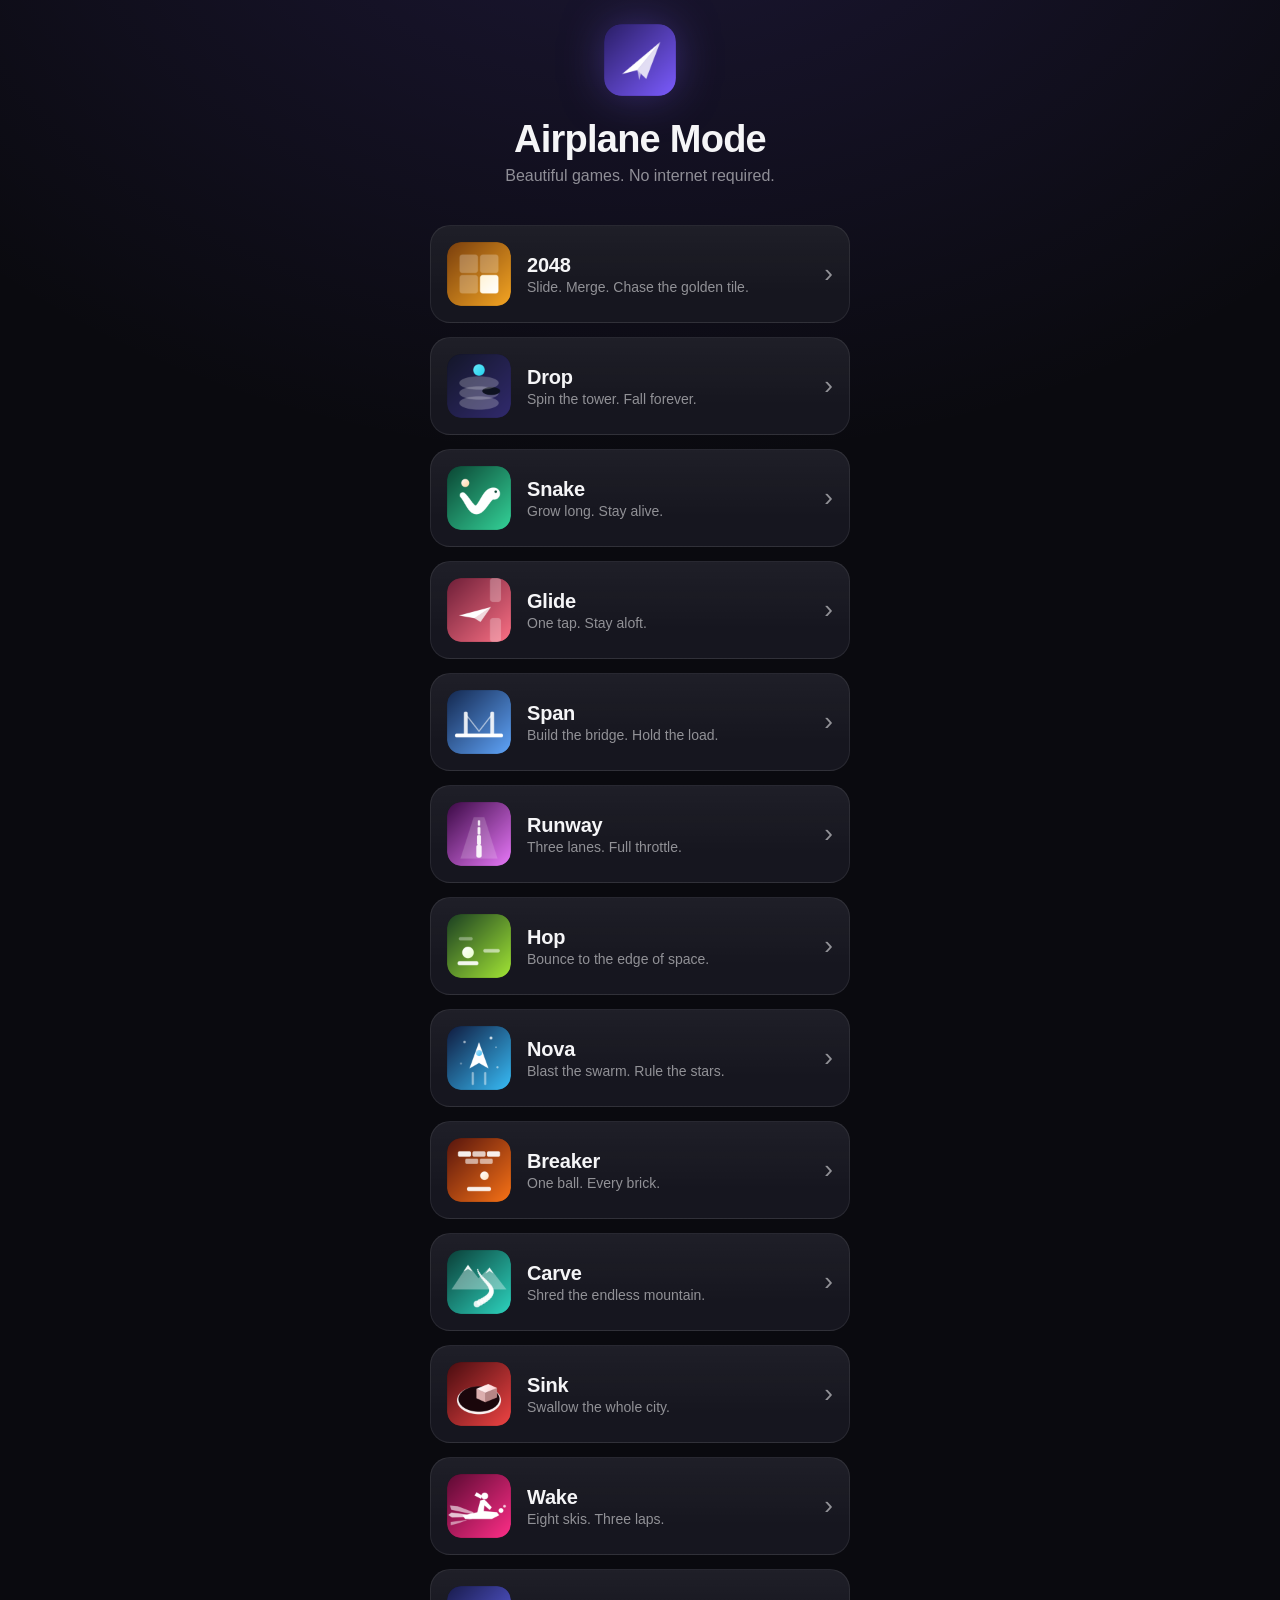
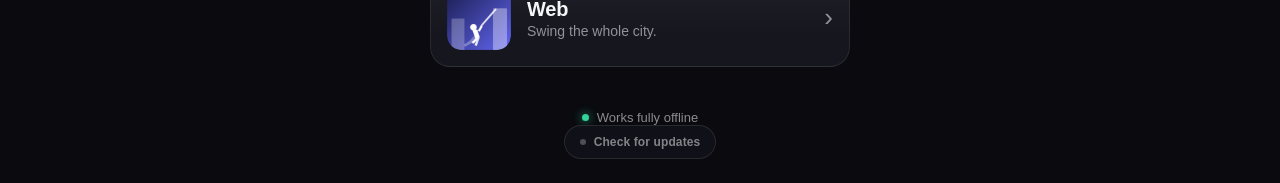
<file: index.html>
<!doctype html>
<html lang="en" style="background:#0a0a0f">
<head>
<meta charset="utf-8">
<meta name="viewport" content="width=device-width, initial-scale=1, viewport-fit=cover">
<title>Airplane Mode</title>
<meta name="description" content="A collection of beautiful games that work entirely offline.">
<meta name="theme-color" content="#0a0a0f">
<link rel="manifest" href="./manifest.webmanifest">
<link rel="icon" type="image/png" sizes="192x192" href="./icon-192.png">
<link rel="apple-touch-icon" href="./icon-192.png">
<meta name="apple-mobile-web-app-capable" content="yes">
<meta name="apple-mobile-web-app-status-bar-style" content="black-translucent">
<meta name="apple-mobile-web-app-title" content="Airplane Mode">
<link rel="stylesheet" href="./style.css">
</head>
<body>
<main>
  <header>
    <div class="mark" aria-hidden="true">
      <img src="./icon-192.png" alt="" width="72" height="72">
    </div>
    <h1>Airplane Mode</h1>
    <p class="tagline">Beautiful games. No internet required.</p>
  </header>

  <nav class="games" aria-label="Games">
    <a class="card card-2048" href="./games/2048/">
      <img src="./games/2048/icon-192.png" alt="" width="64" height="64">
      <div class="card-text">
        <h2>2048</h2>
        <p>Slide. Merge. Chase the golden tile.</p>
      </div>
      <span class="chevron" aria-hidden="true">›</span>
    </a>

    <a class="card card-drop" href="./games/drop/">
      <img src="./games/drop/icon-192.png" alt="" width="64" height="64">
      <div class="card-text">
        <h2>Drop</h2>
        <p>Spin the tower. Fall forever.</p>
      </div>
      <span class="chevron" aria-hidden="true">›</span>
    </a>

    <a class="card card-snake" href="./games/snake/">
      <img src="./games/snake/icon-192.png" alt="" width="64" height="64">
      <div class="card-text">
        <h2>Snake</h2>
        <p>Grow long. Stay alive.</p>
      </div>
      <span class="chevron" aria-hidden="true">›</span>
    </a>

    <a class="card card-glide" href="./games/glide/">
      <img src="./games/glide/icon-192.png" alt="" width="64" height="64">
      <div class="card-text">
        <h2>Glide</h2>
        <p>One tap. Stay aloft.</p>
      </div>
      <span class="chevron" aria-hidden="true">›</span>
    </a>

    <a class="card card-span" href="./games/span/">
      <img src="./games/span/icon-192.png" alt="" width="64" height="64">
      <div class="card-text">
        <h2>Span</h2>
        <p>Build the bridge. Hold the load.</p>
      </div>
      <span class="chevron" aria-hidden="true">›</span>
    </a>

    <a class="card card-runway" href="./games/runway/">
      <img src="./games/runway/icon-192.png" alt="" width="64" height="64">
      <div class="card-text">
        <h2>Runway</h2>
        <p>Three lanes. Full throttle.</p>
      </div>
      <span class="chevron" aria-hidden="true">›</span>
    </a>

    <a class="card card-hop" href="./games/hop/">
      <img src="./games/hop/icon-192.png" alt="" width="64" height="64">
      <div class="card-text">
        <h2>Hop</h2>
        <p>Bounce to the edge of space.</p>
      </div>
      <span class="chevron" aria-hidden="true">›</span>
    </a>

    <a class="card card-nova" href="./games/nova/">
      <img src="./games/nova/icon-192.png" alt="" width="64" height="64">
      <div class="card-text">
        <h2>Nova</h2>
        <p>Blast the swarm. Rule the stars.</p>
      </div>
      <span class="chevron" aria-hidden="true">›</span>
    </a>

    <a class="card card-breaker" href="./games/breaker/">
      <img src="./games/breaker/icon-192.png" alt="" width="64" height="64">
      <div class="card-text">
        <h2>Breaker</h2>
        <p>One ball. Every brick.</p>
      </div>
      <span class="chevron" aria-hidden="true">›</span>
    </a>

    <a class="card card-carve" href="./games/carve/">
      <img src="./games/carve/icon-192.png" alt="" width="64" height="64">
      <div class="card-text">
        <h2>Carve</h2>
        <p>Shred the endless mountain.</p>
      </div>
      <span class="chevron" aria-hidden="true">›</span>
    </a>

    <a class="card card-sink" href="./games/sink/">
      <img src="./games/sink/icon-192.png" alt="" width="64" height="64">
      <div class="card-text">
        <h2>Sink</h2>
        <p>Swallow the whole city.</p>
      </div>
      <span class="chevron" aria-hidden="true">›</span>
    </a>

    <a class="card card-wake" href="./games/wake/">
      <img src="./games/wake/icon-192.png" alt="" width="64" height="64">
      <div class="card-text">
        <h2>Wake</h2>
        <p>Eight skis. Three laps.</p>
      </div>
      <span class="chevron" aria-hidden="true">›</span>
    </a>

    <a class="card card-web" href="./games/web/">
      <img src="./games/web/icon-192.png" alt="" width="64" height="64">
      <div class="card-text">
        <h2>Web</h2>
        <p>Swing the whole city.</p>
      </div>
      <span class="chevron" aria-hidden="true">›</span>
    </a>
  </nav>

  <footer>
    <p><span class="dot" aria-hidden="true"></span> Works fully offline</p>
    <button class="install-btn" id="install" type="button" hidden><svg viewBox="0 0 24 24" width="16" height="16" aria-hidden="true"><path d="M12 3v12m0 0 4-4m-4 4-4-4M4 17v2a2 2 0 0 0 2 2h12a2 2 0 0 0 2-2v-2" fill="none" stroke="currentColor" stroke-width="2" stroke-linecap="round" stroke-linejoin="round"/></svg><span>Add to Home Screen</span></button>
  </footer>
</main>

<div class="install-tip" id="install-tip" hidden>
  <div class="install-tip-card">
    <p>Install this app: tap the <strong>Share</strong> button
    <svg viewBox="0 0 24 24" width="15" height="15" aria-hidden="true"><path d="M12 3v12M12 3 8 7m4-4 4 4M5 11v8a2 2 0 0 0 2 2h10a2 2 0 0 0 2-2v-8" fill="none" stroke="currentColor" stroke-width="2" stroke-linecap="round" stroke-linejoin="round"/></svg>
    in your browser, then <strong>Add to Home Screen</strong>.</p>
    <button id="install-tip-close" type="button">Got it</button>
  </div>
</div>

<script type="module">
  // registers the service worker and owns the update prompt for the hub
  import { installUpdates } from './update.js';
  import { installPrompt } from './install.js';
  // the hub scrolls, so the control lives in the footer rather than floating
  installUpdates({ mount: document.querySelector('footer') });
  installPrompt();
</script>
</body>
</html>
</file>
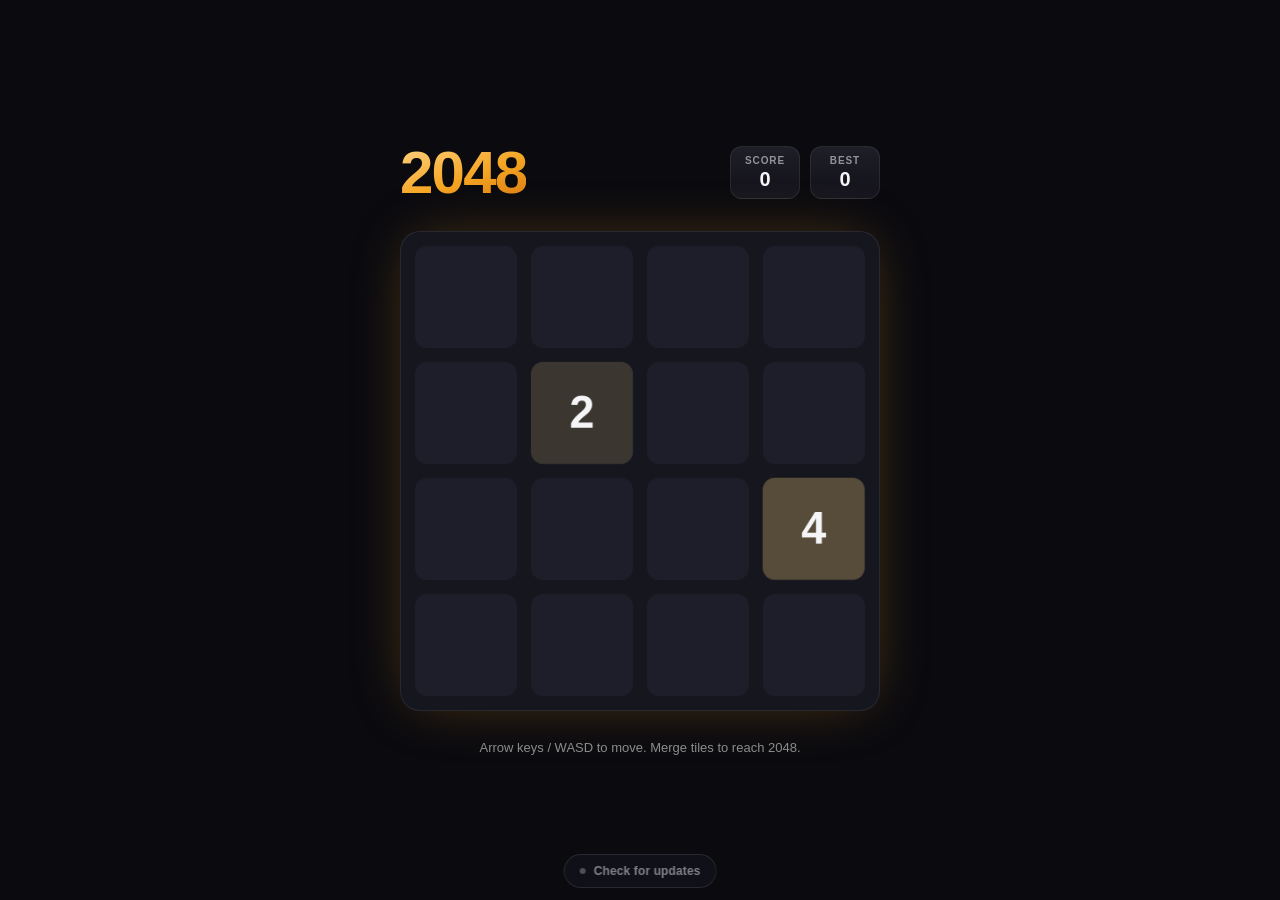
<file: games/2048/index.html>
<!doctype html>
<html lang="en">
<head>
  <meta charset="utf-8" />
  <meta name="viewport" content="width=device-width, initial-scale=1, viewport-fit=cover, maximum-scale=1, user-scalable=no" />
  <title>2048</title>
  <meta name="theme-color" content="#1a1408" />
  <meta name="color-scheme" content="dark" />
  <meta name="description" content="A minimal, offline 2048." />

  <!-- iOS PWA -->
  <meta name="apple-mobile-web-app-capable" content="yes" />
  <meta name="mobile-web-app-capable" content="yes" />
  <meta name="apple-mobile-web-app-status-bar-style" content="black-translucent" />
  <meta name="apple-mobile-web-app-title" content="2048" />
  <link rel="apple-touch-icon" href="./icon-192.png" />

  <link rel="manifest" href="./manifest.webmanifest" />
  <link rel="icon" href="./icon-192.png" />
  <link rel="stylesheet" href="./style.css" />

  <!-- avoid flash of unstyled background -->
  <style>html{background:#0a0a0f}</style>
</head>
<body>
  <div class="app">
    <header class="header">
      <h1 class="title">2048</h1>
      <div class="stats">
        <div class="chip">
          <span class="chip-label">Score</span>
          <span class="chip-value" id="score">0</span>
        </div>
        <div class="chip">
          <span class="chip-label">Best</span>
          <span class="chip-value" id="best">0</span>
        </div>
      </div>
    </header>

    <main class="board-wrap">
      <div class="board" id="board" aria-label="2048 board" role="application" tabindex="0">
        <div class="grid" id="grid" aria-hidden="true"></div>
        <div class="tiles" id="tiles"></div>
        <div class="fx" id="fx" aria-hidden="true"></div>
        <div class="fx fx-labels" id="fx-labels" aria-hidden="true"></div>
        <div class="board-glow" id="board-glow" aria-hidden="true"></div>
        <div class="overlay" id="overlay" hidden>
          <div class="overlay-card">
            <div class="overlay-title" id="overlay-title">You win</div>
            <div class="overlay-sub" id="overlay-sub"></div>
            <div class="overlay-actions" id="overlay-actions"></div>
          </div>
        </div>
      </div>
    </main>

    <p class="hint"><span class="if-touch">Swipe to move.</span><span class="if-key">Arrow keys / WASD to move.</span> Merge tiles to reach 2048.</p>

    <button class="install-btn" id="install" type="button" hidden>
      <svg viewBox="0 0 24 24" width="16" height="16" aria-hidden="true"><path d="M12 3v12m0 0 4-4m-4 4-4-4M4 17v2a2 2 0 0 0 2 2h12a2 2 0 0 0 2-2v-2" fill="none" stroke="currentColor" stroke-width="2" stroke-linecap="round" stroke-linejoin="round"/></svg>
      <span>Add to Home Screen</span>
    </button>

    <div class="install-tip" id="install-tip" hidden>
      <div class="install-tip-card">
        <p>Install this app: tap the <strong>Share</strong> button
        <svg viewBox="0 0 24 24" width="15" height="15" aria-hidden="true"><path d="M12 3v12M12 3 8 7m4-4 4 4M5 11v8a2 2 0 0 0 2 2h10a2 2 0 0 0 2-2v-8" fill="none" stroke="currentColor" stroke-width="2" stroke-linecap="round" stroke-linejoin="round"/></svg>
        in your browser, then <strong>Add to Home Screen</strong>.</p>
        <button class="btn" id="install-tip-close" type="button">Got it</button>
      </div>
    </div>
  </div>

  <script type="module" src="./game.js"></script>
</body>
</html>
</file>
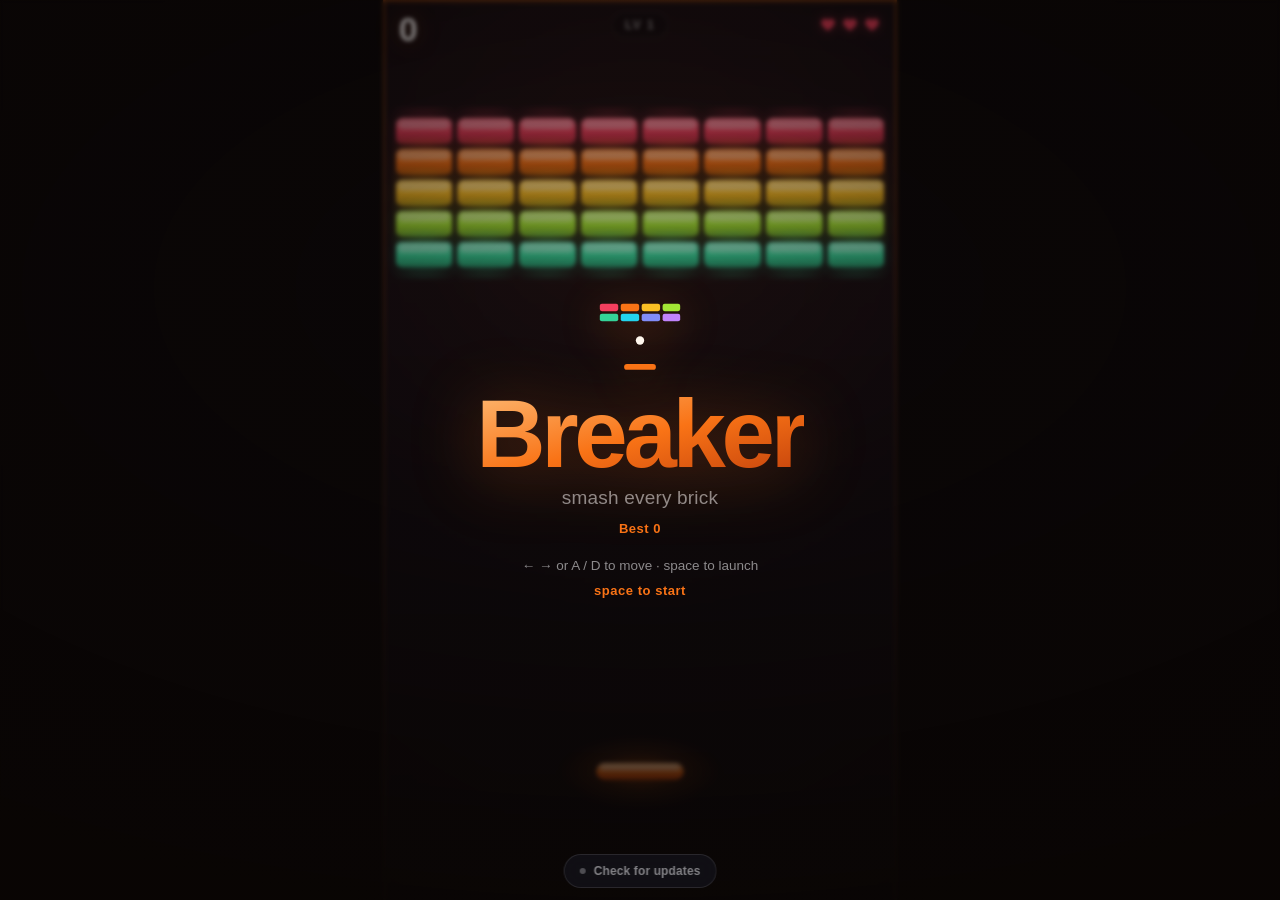
<file: games/breaker/index.html>
<!doctype html>
<html lang="en">
<head>
  <meta charset="utf-8" />
  <meta name="viewport" content="width=device-width, initial-scale=1, viewport-fit=cover, maximum-scale=1, user-scalable=no" />
  <title>Breaker</title>
  <meta name="theme-color" content="#57150d" />
  <meta name="color-scheme" content="dark" />
  <meta name="description" content="A polished brick-breaker: drag the paddle, smash glowing bricks, catch power-ups. Fully offline." />

  <!-- iOS PWA -->
  <meta name="apple-mobile-web-app-capable" content="yes" />
  <meta name="mobile-web-app-capable" content="yes" />
  <meta name="apple-mobile-web-app-status-bar-style" content="black-translucent" />
  <meta name="apple-mobile-web-app-title" content="Breaker" />
  <link rel="apple-touch-icon" href="./icon-192.png" />

  <link rel="manifest" href="./manifest.webmanifest" />
  <link rel="icon" href="./icon-192.png" />
  <link rel="stylesheet" href="./style.css" />

  <!-- avoid flash of unstyled background -->
  <style>html{background:#0a0a0f}</style>
</head>
<body>
  <div class="stage" id="stage">
    <canvas id="game"></canvas>

    <!-- In-play HUD (clamped to the playfield via JS) -->
    <div class="hud" id="hud">
      <div class="score" id="score">0</div>
      <div class="level-chip">LV <span id="level-value">1</span></div>
      <div class="hearts" id="hearts" aria-label="lives"></div>
    </div>

    <div class="banner" id="banner"></div>
    <div class="serve-hint" id="serve-hint"><span class="if-touch">drag to aim &middot; tap to launch</span><span class="if-key">space to launch</span></div>

    <!-- Start overlay -->
    <div class="overlay" id="start-overlay">
      <div class="overlay-card">
        <div class="brick-preview" aria-hidden="true">
          <svg viewBox="0 0 100 86" width="84" height="72">
            <g class="pv-bricks">
              <rect x="2"  y="2"  width="22" height="9" rx="2.5" fill="#f43f5e"/>
              <rect x="27" y="2"  width="22" height="9" rx="2.5" fill="#f97316"/>
              <rect x="52" y="2"  width="22" height="9" rx="2.5" fill="#fbbf24"/>
              <rect x="77" y="2"  width="21" height="9" rx="2.5" fill="#a3e635"/>
              <rect x="2"  y="14" width="22" height="9" rx="2.5" fill="#34d399"/>
              <rect x="27" y="14" width="22" height="9" rx="2.5" fill="#22d3ee"/>
              <rect x="52" y="14" width="22" height="9" rx="2.5" fill="#818cf8"/>
              <rect x="77" y="14" width="21" height="9" rx="2.5" fill="#c084fc"/>
            </g>
            <circle class="pv-ball" cx="50" cy="46" r="5" fill="#fff7ed"/>
            <rect class="pv-paddle" x="31" y="74" width="38" height="7" rx="3.5" fill="#f97316"/>
          </svg>
        </div>
        <h1 class="title">Breaker</h1>
        <p class="tagline">smash every brick</p>
        <p class="best-line">Best <span id="start-best">0</span></p>
        <p class="hint"><span class="if-touch">drag anywhere to move the paddle</span><span class="if-key">← → or A / D to move &middot; space to launch</span></p>
        <p class="cta"><span class="if-touch">tap to start</span><span class="if-key">space to start</span></p>

        <button class="install-btn" id="install" type="button" hidden>
          <svg viewBox="0 0 24 24" width="16" height="16" aria-hidden="true"><path d="M12 3v12m0 0 4-4m-4 4-4-4M4 17v2a2 2 0 0 0 2 2h12a2 2 0 0 0 2-2v-2" fill="none" stroke="currentColor" stroke-width="2" stroke-linecap="round" stroke-linejoin="round"/></svg>
          <span>Add to Home Screen</span>
        </button>
      </div>
    </div>

    <!-- Game over overlay -->
    <div class="overlay" id="over-overlay" hidden>
      <div class="overlay-card">
        <p class="over-label">Out of lives</p>
        <div class="scoreboard">
          <div class="stat">
            <span class="stat-label">Score</span>
            <span class="stat-value" id="final-score">0</span>
          </div>
          <div class="stat">
            <span class="stat-label">Best</span>
            <span class="stat-value" id="best-score">0</span>
          </div>
        </div>
        <p class="new-best" id="new-best" hidden>New best</p>
        <button class="btn btn-primary" id="restart" type="button">Break again</button>
        <p class="restart-hint"><span class="if-touch">or tap anywhere</span><span class="if-key">Space or R to restart</span></p>
      </div>
    </div>

    <div class="install-tip" id="install-tip" hidden>
      <div class="install-tip-card">
        <p>Install this app: tap the <strong>Share</strong> button
        <svg viewBox="0 0 24 24" width="15" height="15" aria-hidden="true"><path d="M12 3v12M12 3 8 7m4-4 4 4M5 11v8a2 2 0 0 0 2 2h10a2 2 0 0 0 2-2v-8" fill="none" stroke="currentColor" stroke-width="2" stroke-linecap="round" stroke-linejoin="round"/></svg>
        in your browser, then <strong>Add to Home Screen</strong>.</p>
        <button class="btn" id="install-tip-close" type="button">Got it</button>
      </div>
    </div>
  </div>

  <script type="module" src="./game.js"></script>
</body>
</html>
</file>
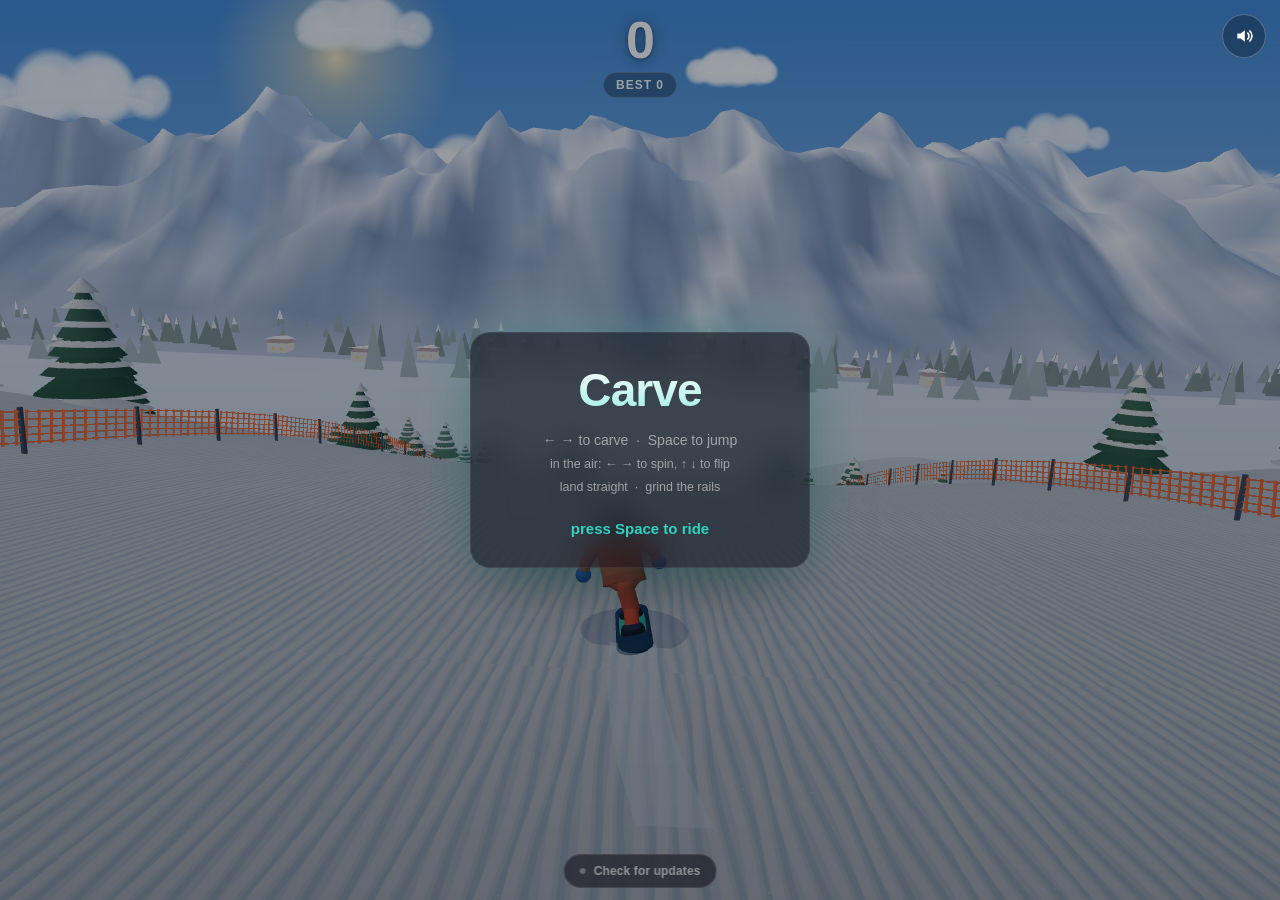
<file: games/carve/index.html>
<!doctype html>
<html lang="en" style="background:#0a0a0f">
<head>
  <meta charset="utf-8" />
  <meta name="viewport" content="width=device-width, initial-scale=1, viewport-fit=cover, user-scalable=no" />
  <title>Carve</title>
  <meta name="theme-color" content="#0e2422" />
  <meta name="color-scheme" content="dark" />
  <meta name="apple-mobile-web-app-capable" content="yes" />
  <meta name="apple-mobile-web-app-status-bar-style" content="black-translucent" />
  <meta name="apple-mobile-web-app-title" content="Carve" />
  <link rel="manifest" href="./manifest.webmanifest" />
  <link rel="apple-touch-icon" href="./icon-192.png" />
  <link rel="icon" href="./icon-192.png" />
  <link rel="stylesheet" href="./style.css" />
</head>
<body>
  <canvas id="scene"></canvas>

  <div id="hud" class="hud">
    <div id="score" class="score" aria-live="polite">0</div>
    <div class="chip-row">
      <div class="best-chip">BEST <span id="bestVal">0</span></div>
      <div id="streak" class="streak-chip" hidden>STREAK ×<span id="streakVal">3</span></div>
    </div>
  </div>

  <button id="mute" class="mute-btn" type="button" aria-label="Toggle sound">
    <svg class="ic-on" viewBox="0 0 24 24" width="20" height="20" aria-hidden="true"><path d="M4 9v6h4l5 4V5L8 9H4z" fill="currentColor"/><path d="M16.5 8.5a5 5 0 0 1 0 7M19 6a8.5 8.5 0 0 1 0 12" fill="none" stroke="currentColor" stroke-width="2" stroke-linecap="round"/></svg>
    <svg class="ic-off" viewBox="0 0 24 24" width="20" height="20" aria-hidden="true"><path d="M4 9v6h4l5 4V5L8 9H4z" fill="currentColor"/><path d="M16 9.5l5 5m0-5-5 5" fill="none" stroke="currentColor" stroke-width="2" stroke-linecap="round"/></svg>
  </button>

  <div id="toasts" class="toasts" aria-live="polite"></div>

  <div id="start" class="overlay">
    <div class="panel">
      <h1 class="title">Carve</h1>
      <p class="hint">
        <span class="if-touch">drag to carve &nbsp;·&nbsp; tap to jump</span><span class="if-key">← → to carve &nbsp;·&nbsp; Space to jump</span><br>
        <span class="hint-2"><span class="if-touch">in the air: drag sideways to spin, up or down to flip</span><span class="if-key">in the air: ← → to spin, ↑ ↓ to flip</span><br>land straight &nbsp;·&nbsp; grind the rails</span>
      </p>
      <div class="cta"><span class="if-touch">tap to ride</span><span class="if-key">press Space to ride</span></div>
      <button class="install-btn" id="install" type="button" hidden><svg viewBox="0 0 24 24" width="16" height="16" aria-hidden="true"><path d="M12 3v12m0 0 4-4m-4 4-4-4M4 17v2a2 2 0 0 0 2 2h12a2 2 0 0 0 2-2v-2" fill="none" stroke="currentColor" stroke-width="2" stroke-linecap="round" stroke-linejoin="round"/></svg><span>Add to Home Screen</span></button>
    </div>
  </div>

  <div id="over" class="overlay hidden">
    <div class="panel">
      <p class="over-label">score</p>
      <div id="overScore" class="over-score">0</div>
      <p class="over-best">best <span id="overBest">0</span> · <span id="overDist">0 m</span><span id="overTrick"></span></p>
      <div class="cta"><span class="if-touch">tap to ride again</span><span class="if-key">press Space to ride again</span></div>
    </div>
  </div>

  <div class="install-tip" id="install-tip" hidden>
    <div class="install-tip-card">
      <p>Install this app: tap the <strong>Share</strong> button
      <svg viewBox="0 0 24 24" width="15" height="15" aria-hidden="true"><path d="M12 3v12M12 3 8 7m4-4 4 4M5 11v8a2 2 0 0 0 2 2h10a2 2 0 0 0 2-2v-8" fill="none" stroke="currentColor" stroke-width="2" stroke-linecap="round" stroke-linejoin="round"/></svg>
      in your browser, then <strong>Add to Home Screen</strong>.</p>
      <button id="install-tip-close" type="button">Got it</button>
    </div>
  </div>

  <script type="module" src="./game.js"></script>
</body>
</html>
</file>
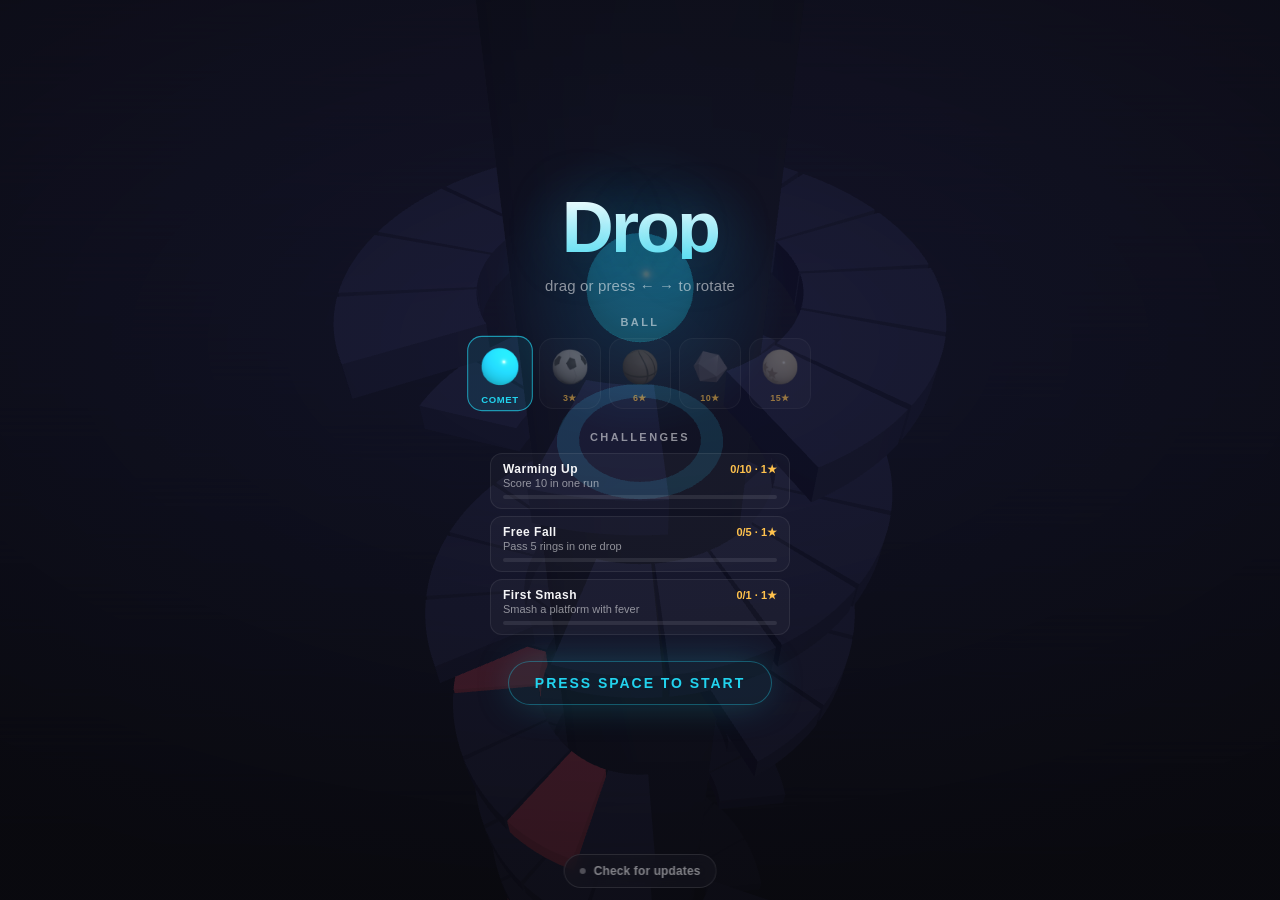
<file: games/drop/index.html>
<!doctype html>
<html lang="en" style="background:#0a0a0f">
<head>
  <meta charset="utf-8" />
  <meta name="viewport" content="width=device-width, initial-scale=1, viewport-fit=cover, user-scalable=no" />
  <title>Drop</title>
  <meta name="theme-color" content="#131629" />
  <meta name="color-scheme" content="dark" />
  <meta name="apple-mobile-web-app-capable" content="yes" />
  <meta name="apple-mobile-web-app-status-bar-style" content="black-translucent" />
  <meta name="apple-mobile-web-app-title" content="Drop" />
  <link rel="manifest" href="./manifest.webmanifest" />
  <link rel="apple-touch-icon" href="./icon-192.png" />
  <link rel="icon" href="./icon-192.png" />
  <link rel="stylesheet" href="./style.css" />
</head>
<body>
  <canvas id="scene"></canvas>

  <div id="slowfx" class="slowfx" aria-hidden="true"></div>

  <div id="hud" class="hud">
    <div id="score" class="score" aria-live="polite">0</div>
    <div class="lvlbar" aria-label="Level progress">
      <span id="lvlCur" class="lvl-num">1</span>
      <div class="lvl-track"><div id="lvlFill" class="lvl-fill"></div></div>
      <span id="lvlNext" class="lvl-num">2</span>
    </div>
    <div class="chip-row">
      <div class="best-chip">BEST <span id="bestVal">0</span></div>
      <div class="best-chip star-chip">★ <span id="starsVal">0</span></div>
    </div>
    <div class="power-row">
      <div id="chipShield" class="power-chip p-shield" hidden>SHIELD</div>
      <div id="chipSlow" class="power-chip p-slow" hidden>SLOW<div class="p-track"><div id="chipSlowFill" class="p-fill"></div></div></div>
      <div id="chipBlaze" class="power-chip p-blaze" hidden>BLAZE</div>
    </div>
  </div>

  <div id="toasts" class="toasts" aria-live="polite"></div>

  <div id="start" class="overlay">
    <div class="panel">
      <h1 class="title">Drop</h1>
      <p class="hint"><span class="if-touch">drag to rotate the tower</span><span class="if-key">drag or press ← → to rotate</span></p>
      <div class="panel-cols">
        <div class="panel-col">
          <p class="section-label">ball</p>
          <div class="picker" id="pickerStart"></div>
        </div>
        <div class="panel-col">
          <p class="section-label">challenges</p>
          <div class="ch-list" id="chStart"></div>
        </div>
      </div>
      <div class="cta"><span class="if-touch">tap to start</span><span class="if-key">press Space to start</span></div>
      <button class="install-btn" id="install" type="button" hidden><svg viewBox="0 0 24 24" width="16" height="16" aria-hidden="true"><path d="M12 3v12m0 0 4-4m-4 4-4-4M4 17v2a2 2 0 0 0 2 2h12a2 2 0 0 0 2-2v-2" fill="none" stroke="currentColor" stroke-width="2" stroke-linecap="round" stroke-linejoin="round"/></svg><span>Add to Home Screen</span></button>
    </div>
  </div>

  <div id="over" class="overlay hidden">
    <div class="panel">
      <p class="over-label">score</p>
      <div id="overScore" class="over-score">0</div>
      <p class="over-best">best <span id="overBest">0</span> · level <span id="overLevel">1</span></p>
      <p class="over-stars" id="overStars" hidden></p>
      <div class="panel-cols">
        <div class="panel-col"><div class="picker" id="pickerOver"></div></div>
        <div class="panel-col"><div class="ch-list" id="chOver"></div></div>
      </div>
      <div class="cta"><span class="if-touch">tap to play again</span><span class="if-key">press Space to play again</span></div>
    </div>
  </div>

  <div class="install-tip" id="install-tip" hidden>
    <div class="install-tip-card">
      <p>Install this app: tap the <strong>Share</strong> button
      <svg viewBox="0 0 24 24" width="15" height="15" aria-hidden="true"><path d="M12 3v12M12 3 8 7m4-4 4 4M5 11v8a2 2 0 0 0 2 2h10a2 2 0 0 0 2-2v-8" fill="none" stroke="currentColor" stroke-width="2" stroke-linecap="round" stroke-linejoin="round"/></svg>
      in your browser, then <strong>Add to Home Screen</strong>.</p>
      <button id="install-tip-close" type="button">Got it</button>
    </div>
  </div>

  <script type="module" src="./game.js"></script>
</body>
</html>
</file>
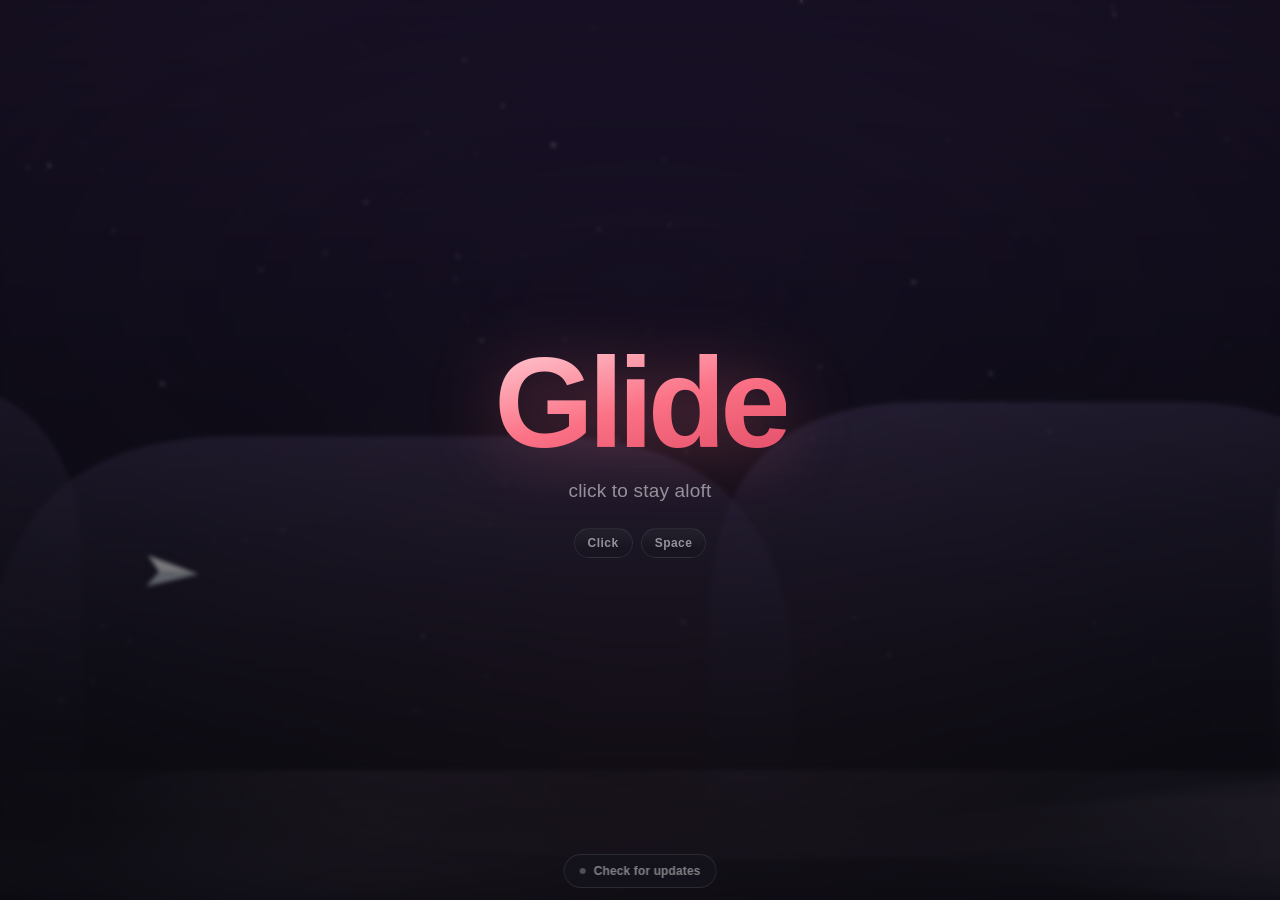
<file: games/glide/index.html>
<!doctype html>
<html lang="en">
<head>
  <meta charset="utf-8" />
  <meta name="viewport" content="width=device-width, initial-scale=1, viewport-fit=cover, maximum-scale=1, user-scalable=no" />
  <title>Glide</title>
  <meta name="theme-color" content="#170b10" />
  <meta name="color-scheme" content="dark" />
  <meta name="description" content="A serene night-flight paper plane game. Fully offline." />

  <!-- iOS PWA -->
  <meta name="apple-mobile-web-app-capable" content="yes" />
  <meta name="mobile-web-app-capable" content="yes" />
  <meta name="apple-mobile-web-app-status-bar-style" content="black-translucent" />
  <meta name="apple-mobile-web-app-title" content="Glide" />
  <link rel="apple-touch-icon" href="./icon-192.png" />

  <link rel="manifest" href="./manifest.webmanifest" />
  <link rel="icon" href="./icon-192.png" />
  <link rel="stylesheet" href="./style.css" />

  <!-- avoid flash of unstyled background -->
  <style>html{background:#0a0a0f}</style>
</head>
<body>
  <div class="stage" id="stage">
    <canvas id="game"></canvas>

    <!-- In-play score -->
    <div class="score" id="score" aria-live="polite">0</div>

    <!-- Start overlay -->
    <div class="overlay" id="start-overlay">
      <div class="overlay-card">
        <h1 class="title">Glide</h1>
        <p class="tagline"><span class="if-touch">tap to stay aloft</span><span class="if-key">click to stay aloft</span></p>
        <div class="hint-row if-key">
          <span class="key">Click</span>
          <span class="key">Space</span>
        </div>
        <button class="install-btn" id="install" type="button" hidden><svg viewBox="0 0 24 24" width="16" height="16" aria-hidden="true"><path d="M12 3v12m0 0 4-4m-4 4-4-4M4 17v2a2 2 0 0 0 2 2h12a2 2 0 0 0 2-2v-2" fill="none" stroke="currentColor" stroke-width="2" stroke-linecap="round" stroke-linejoin="round"/></svg><span>Add to Home Screen</span></button>
      </div>
    </div>

    <!-- Game over overlay -->
    <div class="overlay" id="over-overlay" hidden>
      <div class="overlay-card">
        <p class="over-label">Grounded</p>
        <div class="scoreboard">
          <div class="stat">
            <span class="stat-label">Score</span>
            <span class="stat-value" id="final-score">0</span>
          </div>
          <div class="stat">
            <span class="stat-label">Best</span>
            <span class="stat-value" id="best-score">0</span>
          </div>
        </div>
        <p class="new-best" id="new-best" hidden>New best</p>
        <button class="btn btn-primary" id="restart" type="button">Fly again</button>
        <p class="restart-hint"><span class="if-touch">or tap anywhere</span><span class="if-key">Space or R to restart</span></p>
      </div>
    </div>
  </div>

  <div class="install-tip" id="install-tip" hidden>
    <div class="install-tip-card">
      <p>Install this app: tap the <strong>Share</strong> button
      <svg viewBox="0 0 24 24" width="15" height="15" aria-hidden="true"><path d="M12 3v12M12 3 8 7m4-4 4 4M5 11v8a2 2 0 0 0 2 2h10a2 2 0 0 0 2-2v-8" fill="none" stroke="currentColor" stroke-width="2" stroke-linecap="round" stroke-linejoin="round"/></svg>
      in your browser, then <strong>Add to Home Screen</strong>.</p>
      <button id="install-tip-close" type="button">Got it</button>
    </div>
  </div>

  <script type="module" src="./game.js"></script>
</body>
</html>
</file>
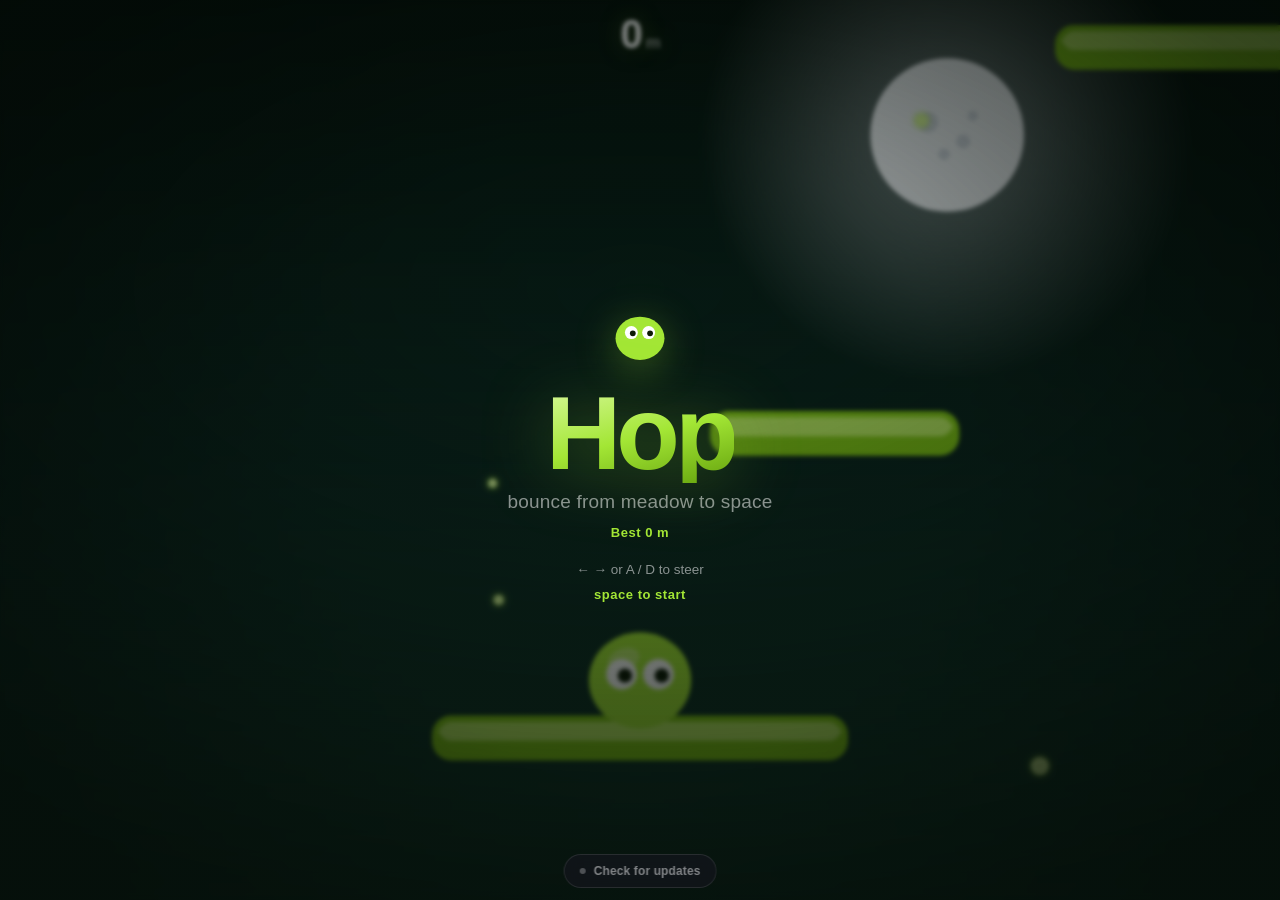
<file: games/hop/index.html>
<!doctype html>
<html lang="en">
<head>
  <meta charset="utf-8" />
  <meta name="viewport" content="width=device-width, initial-scale=1, viewport-fit=cover, maximum-scale=1, user-scalable=no" />
  <title>Hop</title>
  <meta name="theme-color" content="#14240f" />
  <meta name="color-scheme" content="dark" />
  <meta name="description" content="A doodle-jump-style vertical jumper from moonlit meadow to space. Fully offline." />

  <!-- iOS PWA -->
  <meta name="apple-mobile-web-app-capable" content="yes" />
  <meta name="mobile-web-app-capable" content="yes" />
  <meta name="apple-mobile-web-app-status-bar-style" content="black-translucent" />
  <meta name="apple-mobile-web-app-title" content="Hop" />
  <link rel="apple-touch-icon" href="./icon-192.png" />

  <link rel="manifest" href="./manifest.webmanifest" />
  <link rel="icon" href="./icon-192.png" />
  <link rel="stylesheet" href="./style.css" />

  <!-- avoid flash of unstyled background -->
  <style>html{background:#0a0a0f}</style>
</head>
<body>
  <div class="stage" id="stage">
    <canvas id="game"></canvas>

    <!-- In-play HUD -->
    <div class="hud" id="hud">
      <div class="altitude" id="altitude"><span id="altitude-value">0</span><span class="unit">m</span></div>
    </div>
    <div class="milestone" id="milestone"></div>

    <!-- Start overlay -->
    <div class="overlay" id="start-overlay">
      <div class="overlay-card">
        <div class="jelly-preview" id="jelly-preview" aria-hidden="true">
          <svg viewBox="0 0 100 100" width="72" height="72">
            <ellipse class="jelly-body" cx="50" cy="56" rx="34" ry="30" />
            <circle class="jelly-eye" cx="38" cy="48" r="9" />
            <circle class="jelly-eye" cx="62" cy="48" r="9" />
            <circle class="jelly-pupil" cx="40" cy="49" r="4" />
            <circle class="jelly-pupil" cx="64" cy="49" r="4" />
          </svg>
        </div>
        <h1 class="title">Hop</h1>
        <p class="tagline">bounce from meadow to space</p>
        <p class="best-line">Best <span id="start-best">0</span> m</p>
        <p class="hint"><span class="if-touch">drag — the jelly follows your finger</span><span class="if-key">← → or A / D to steer</span></p>
        <p class="cta"><span class="if-touch">tap to start</span><span class="if-key">space to start</span></p>

        <button class="install-btn" id="install" type="button" hidden>
          <svg viewBox="0 0 24 24" width="16" height="16" aria-hidden="true"><path d="M12 3v12m0 0 4-4m-4 4-4-4M4 17v2a2 2 0 0 0 2 2h12a2 2 0 0 0 2-2v-2" fill="none" stroke="currentColor" stroke-width="2" stroke-linecap="round" stroke-linejoin="round"/></svg>
          <span>Add to Home Screen</span>
        </button>
      </div>
    </div>

    <!-- Game over overlay -->
    <div class="overlay" id="over-overlay" hidden>
      <div class="overlay-card">
        <p class="over-label">Fell to earth</p>
        <div class="scoreboard">
          <div class="stat">
            <span class="stat-label">Altitude</span>
            <span class="stat-value" id="final-alt">0 m</span>
          </div>
          <div class="stat">
            <span class="stat-label">Best</span>
            <span class="stat-value" id="best-alt">0 m</span>
          </div>
        </div>
        <p class="new-best" id="new-best" hidden>New best</p>
        <button class="btn btn-primary" id="restart" type="button">Bounce again</button>
        <p class="restart-hint"><span class="if-touch">or tap anywhere</span><span class="if-key">Space or R to restart</span></p>
      </div>
    </div>

    <div class="install-tip" id="install-tip" hidden>
      <div class="install-tip-card">
        <p>Install this app: tap the <strong>Share</strong> button
        <svg viewBox="0 0 24 24" width="15" height="15" aria-hidden="true"><path d="M12 3v12M12 3 8 7m4-4 4 4M5 11v8a2 2 0 0 0 2 2h10a2 2 0 0 0 2-2v-8" fill="none" stroke="currentColor" stroke-width="2" stroke-linecap="round" stroke-linejoin="round"/></svg>
        in your browser, then <strong>Add to Home Screen</strong>.</p>
        <button class="btn" id="install-tip-close" type="button">Got it</button>
      </div>
    </div>
  </div>

  <script type="module" src="./game.js"></script>
</body>
</html>
</file>
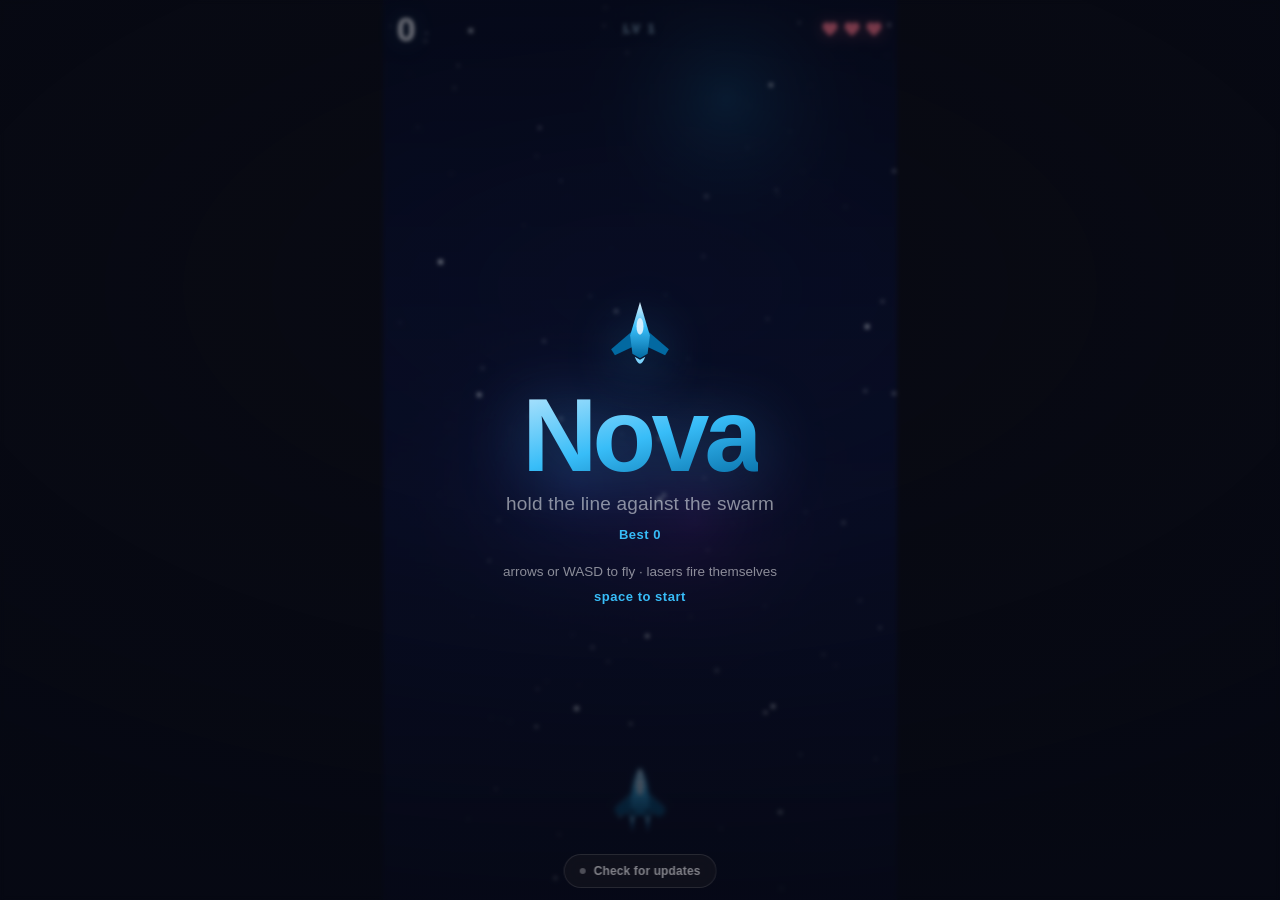
<file: games/nova/index.html>
<!doctype html>
<html lang="en">
<head>
  <meta charset="utf-8" />
  <meta name="viewport" content="width=device-width, initial-scale=1, viewport-fit=cover, maximum-scale=1, user-scalable=no" />
  <title>Nova</title>
  <meta name="theme-color" content="#101b3f" />
  <meta name="color-scheme" content="dark" />
  <meta name="description" content="A vertical galaxy shooter — waves of alien formations, glowing lasers, power-ups. Fully offline." />

  <!-- iOS PWA -->
  <meta name="apple-mobile-web-app-capable" content="yes" />
  <meta name="mobile-web-app-capable" content="yes" />
  <meta name="apple-mobile-web-app-status-bar-style" content="black-translucent" />
  <meta name="apple-mobile-web-app-title" content="Nova" />
  <link rel="apple-touch-icon" href="./icon-192.png" />

  <link rel="manifest" href="./manifest.webmanifest" />
  <link rel="icon" href="./icon-192.png" />
  <link rel="stylesheet" href="./style.css" />

  <!-- avoid flash of unstyled background -->
  <style>html{background:#0a0a0f}</style>
</head>
<body>
  <div class="stage" id="stage">
    <canvas id="game"></canvas>

    <!-- Frame aligned to the letterboxed world; HUD + controls live here -->
    <div class="frame" id="frame">
      <div class="hud" id="hud">
        <div class="hud-score" id="score">0</div>
        <div class="hud-level" id="level-ind">LV 1</div>
        <div class="hud-lives" id="lives" aria-label="Lives">
          <svg class="heart" viewBox="0 0 24 24" width="18" height="18" aria-hidden="true"><path d="M12 21.35l-1.45-1.32C5.4 15.36 2 12.28 2 8.5 2 5.42 4.42 3 7.5 3c1.74 0 3.41.81 4.5 2.09C13.09 3.81 14.76 3 16.5 3 19.58 3 22 5.42 22 8.5c0 3.78-3.4 6.86-8.55 11.54L12 21.35z"/></svg>
          <svg class="heart" viewBox="0 0 24 24" width="18" height="18" aria-hidden="true"><path d="M12 21.35l-1.45-1.32C5.4 15.36 2 12.28 2 8.5 2 5.42 4.42 3 7.5 3c1.74 0 3.41.81 4.5 2.09C13.09 3.81 14.76 3 16.5 3 19.58 3 22 5.42 22 8.5c0 3.78-3.4 6.86-8.55 11.54L12 21.35z"/></svg>
          <svg class="heart" viewBox="0 0 24 24" width="18" height="18" aria-hidden="true"><path d="M12 21.35l-1.45-1.32C5.4 15.36 2 12.28 2 8.5 2 5.42 4.42 3 7.5 3c1.74 0 3.41.81 4.5 2.09C13.09 3.81 14.76 3 16.5 3 19.58 3 22 5.42 22 8.5c0 3.78-3.4 6.86-8.55 11.54L12 21.35z"/></svg>
        </div>
      </div>

      <div class="level-banner" id="level-banner"></div>

      <div class="touch-controls if-touch" id="touch-controls">
        <button class="ctl-btn" id="btn-left" type="button" aria-label="Move left">
          <svg viewBox="0 0 24 24" width="22" height="22" aria-hidden="true"><path d="M14.5 5.5 8 12l6.5 6.5" fill="none" stroke="currentColor" stroke-width="2.6" stroke-linecap="round" stroke-linejoin="round"/></svg>
        </button>
        <button class="ctl-btn" id="btn-right" type="button" aria-label="Move right">
          <svg viewBox="0 0 24 24" width="22" height="22" aria-hidden="true"><path d="M9.5 5.5 16 12l-6.5 6.5" fill="none" stroke="currentColor" stroke-width="2.6" stroke-linecap="round" stroke-linejoin="round"/></svg>
        </button>
      </div>
    </div>

    <!-- Start overlay -->
    <div class="overlay" id="start-overlay">
      <div class="overlay-card">
        <div class="ship-preview" aria-hidden="true">
          <svg viewBox="0 0 100 100" width="76" height="76">
            <defs>
              <linearGradient id="hull" x1="0" y1="0" x2="0" y2="1">
                <stop offset="0" stop-color="#e0f2fe"/>
                <stop offset=".45" stop-color="#38bdf8"/>
                <stop offset="1" stop-color="#0369a1"/>
              </linearGradient>
            </defs>
            <path class="ship-flame" d="M43 80 Q50 98 57 80 L50 84 Z" fill="#7dd3fc"/>
            <path d="M60 46 L88 70 L83 78 L58 66 Z" fill="#0369a1"/>
            <path d="M40 46 L12 70 L17 78 L42 66 Z" fill="#0369a1"/>
            <path d="M50 8 L63 52 L60 76 L50 82 L40 76 L37 52 Z" fill="url(#hull)"/>
            <ellipse cx="50" cy="40" rx="4.6" ry="11" fill="#e0f2fe" opacity=".9"/>
          </svg>
        </div>
        <h1 class="title">Nova</h1>
        <p class="tagline">hold the line against the swarm</p>
        <p class="best-line">Best <span id="start-best">0</span></p>
        <p class="hint"><span class="if-touch">drag or use ◀ ▶ to fly &middot; lasers fire themselves</span><span class="if-key">arrows or WASD to fly &middot; lasers fire themselves</span></p>
        <p class="cta"><span class="if-touch">tap to start</span><span class="if-key">space to start</span></p>

        <button class="install-btn" id="install" type="button" hidden>
          <svg viewBox="0 0 24 24" width="16" height="16" aria-hidden="true"><path d="M12 3v12m0 0 4-4m-4 4-4-4M4 17v2a2 2 0 0 0 2 2h12a2 2 0 0 0 2-2v-2" fill="none" stroke="currentColor" stroke-width="2" stroke-linecap="round" stroke-linejoin="round"/></svg>
          <span>Add to Home Screen</span>
        </button>
      </div>
    </div>

    <!-- Game over overlay -->
    <div class="overlay" id="over-overlay" hidden>
      <div class="overlay-card">
        <p class="over-label">Ship lost</p>
        <div class="scoreboard">
          <div class="stat">
            <span class="stat-label">Score</span>
            <span class="stat-value" id="final-score">0</span>
          </div>
          <div class="stat">
            <span class="stat-label">Best</span>
            <span class="stat-value" id="best-score">0</span>
          </div>
        </div>
        <p class="wave-line">Reached level <span id="final-level">1</span></p>
        <p class="new-best" id="new-best" hidden>New best</p>
        <button class="btn btn-primary" id="restart" type="button">Fly again</button>
        <p class="restart-hint"><span class="if-touch">or tap anywhere</span><span class="if-key">Space or R to restart</span></p>
      </div>
    </div>

    <div class="install-tip" id="install-tip" hidden>
      <div class="install-tip-card">
        <p>Install this app: tap the <strong>Share</strong> button
        <svg viewBox="0 0 24 24" width="15" height="15" aria-hidden="true"><path d="M12 3v12M12 3 8 7m4-4 4 4M5 11v8a2 2 0 0 0 2 2h10a2 2 0 0 0 2-2v-8" fill="none" stroke="currentColor" stroke-width="2" stroke-linecap="round" stroke-linejoin="round"/></svg>
        in your browser, then <strong>Add to Home Screen</strong>.</p>
        <button class="btn" id="install-tip-close" type="button">Got it</button>
      </div>
    </div>
  </div>

  <script type="module" src="./game.js"></script>
</body>
</html>
</file>
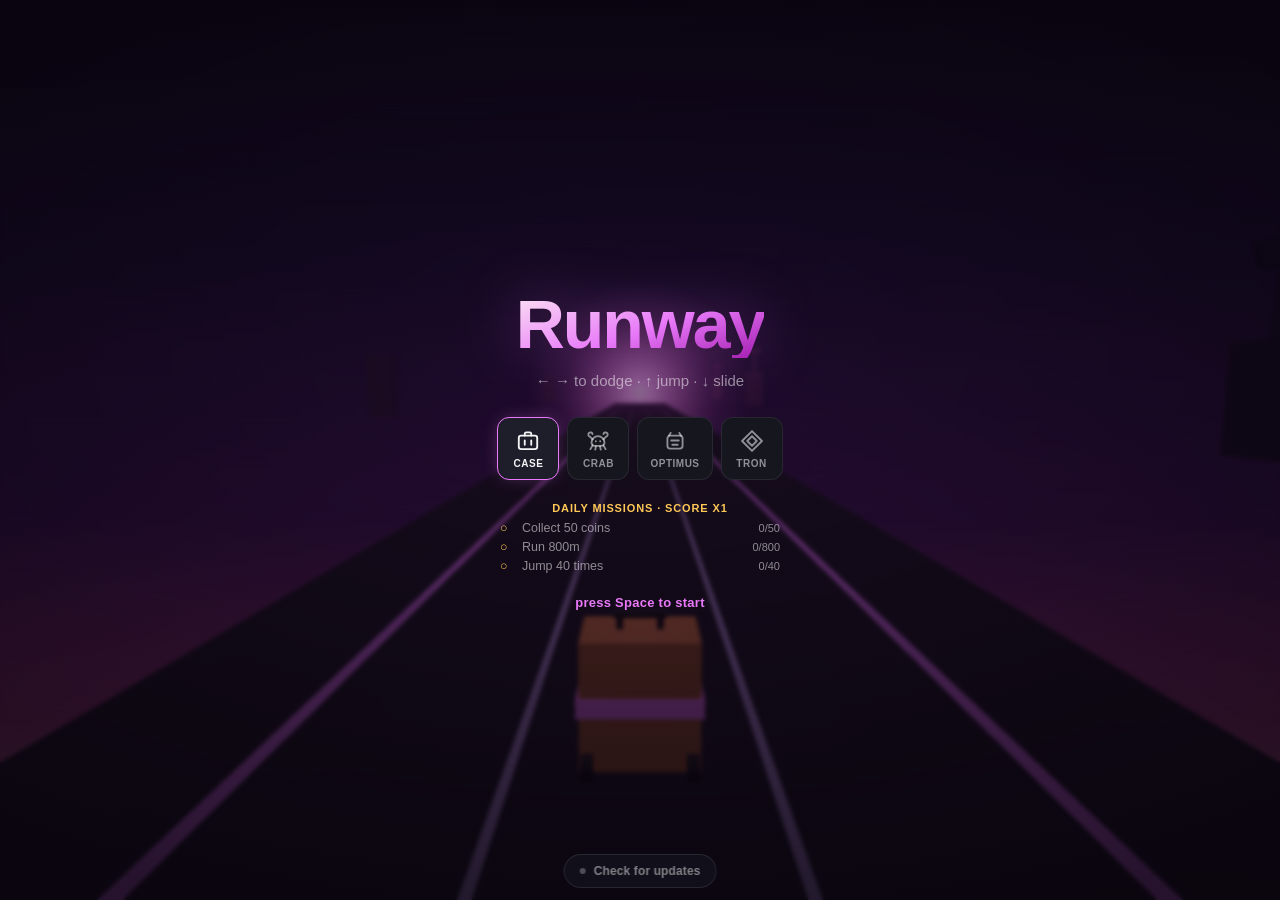
<file: games/runway/index.html>
<!doctype html>
<html lang="en">
<head>
  <meta charset="utf-8" />
  <meta name="viewport" content="width=device-width, initial-scale=1, viewport-fit=cover, maximum-scale=1, user-scalable=no" />
  <title>Runway</title>
  <meta name="theme-color" content="#2a0f31" />
  <meta name="color-scheme" content="dark" />
  <meta name="description" content="A neon-dusk airport dash. Fully offline." />

  <!-- iOS PWA -->
  <meta name="apple-mobile-web-app-capable" content="yes" />
  <meta name="mobile-web-app-capable" content="yes" />
  <meta name="apple-mobile-web-app-status-bar-style" content="black-translucent" />
  <meta name="apple-mobile-web-app-title" content="Runway" />
  <link rel="apple-touch-icon" href="./icon-192.png" />

  <link rel="manifest" href="./manifest.webmanifest" />
  <link rel="icon" href="./icon-192.png" />
  <link rel="stylesheet" href="./style.css" />

  <!-- avoid flash of unstyled background -->
  <style>html{background:#0a0a0f}</style>
</head>
<body>
  <div class="stage" id="stage">
    <canvas id="scene"></canvas>

    <!-- In-play HUD -->
    <div class="hud" id="hud">
      <div class="distance" id="distance" aria-live="polite">0<span class="unit">m</span><span class="mult-badge" id="mult-badge" hidden>x2</span></div>
      <div class="pip-stack">
        <div class="miles-chip" id="miles-chip">
          <svg viewBox="0 0 24 24" width="14" height="14" aria-hidden="true"><path d="M12 2 2 7l10 5 10-5-10-5Zm0 8L2 15l10 5 10-5-10-5Z" fill="currentColor"/></svg>
          <span id="miles">0</span>
        </div>
        <div class="pip magnet-pip" id="magnet-pip" hidden>
          <svg viewBox="0 0 24 24" width="14" height="14" aria-hidden="true"><path d="M6 3v8a6 6 0 0 0 12 0V3h-4v8a2 2 0 0 1-4 0V3H6Z" fill="none" stroke="currentColor" stroke-width="2" stroke-linejoin="round"/></svg>
          <span id="magnet-time">6</span>
        </div>
        <div class="pip pip-x2" id="x2-pip" hidden>2x&nbsp;<span id="x2-time"></span></div>
        <div class="pip pip-sneakers" id="sneakers-pip" hidden>JUMP&nbsp;<span id="sneakers-time"></span></div>
        <div class="pip pip-shield" id="shield-pip" hidden>BOARD&nbsp;<span id="shield-time"></span></div>
        <div class="pip pip-jet" id="jet-pip" hidden>JET&nbsp;<span id="jet-time"></span></div>
      </div>
    </div>

    <div class="toast" id="toast" hidden></div>

    <!-- Start overlay -->
    <div class="overlay" id="start-overlay">
      <div class="overlay-card">
        <h1 class="title">Runway</h1>
        <p class="tagline"><span class="if-touch">swipe to dodge · jump · slide</span><span class="if-key">← → to dodge · ↑ jump · ↓ slide</span></p>
        <div class="picker" id="runner-picker" role="group" aria-label="Choose your runner">
          <!-- Authored marks, not emoji: emoji render as a different artist's
               work on every platform, beside models we drew ourselves. -->
          <button class="picker-btn" type="button" data-runner="case"><span class="picker-icon"><svg viewBox="0 0 24 24" aria-hidden="true" fill="none" stroke="currentColor" stroke-width="1.7" stroke-linecap="round" stroke-linejoin="round"><path d="M9 7V5.5A1.5 1.5 0 0 1 10.5 4h3A1.5 1.5 0 0 1 15 5.5V7"/><rect x="3.5" y="7" width="17" height="12.5" rx="2.2"/><path d="M9 11.5v4M15 11.5v4"/></svg></span><span class="picker-name">Case</span></button>
          <button class="picker-btn" type="button" data-runner="crab"><span class="picker-icon"><svg viewBox="0 0 24 24" aria-hidden="true" fill="none" stroke="currentColor" stroke-width="1.7" stroke-linecap="round" stroke-linejoin="round"><path d="M7 10.5 4.5 8A2 2 0 1 1 7 5.6"/><path d="m17 10.5 2.5-2.5A2 2 0 1 0 17 5.6"/><path d="M5 19.5 7 16M19 19.5 17 16M9.5 20l.6-3M14.5 20l-.6-3"/><path d="M6 13.5a6 6 0 0 1 12 0 3 3 0 0 1-3 3H9a3 3 0 0 1-3-3Z"/><path d="M10 12.2h.01M14 12.2h.01"/></svg></span><span class="picker-name">Crab</span></button>
          <button class="picker-btn" type="button" data-runner="optimus"><span class="picker-icon"><svg viewBox="0 0 24 24" aria-hidden="true" fill="none" stroke="currentColor" stroke-width="1.7" stroke-linecap="round" stroke-linejoin="round"><path d="M8 4.5 6.5 7M16 4.5 17.5 7"/><rect x="5" y="7" width="14" height="12" rx="2.6"/><path d="M8.5 11.5h7"/><path d="M9.5 15.5h5"/></svg></span><span class="picker-name">Optimus</span></button>
          <button class="picker-btn" type="button" data-runner="tron"><span class="picker-icon"><svg viewBox="0 0 24 24" aria-hidden="true" fill="none" stroke="currentColor" stroke-width="1.7" stroke-linecap="round" stroke-linejoin="round"><path d="M12 2.8 21.2 12 12 21.2 2.8 12Z"/><path d="M12 7.6 16.4 12 12 16.4 7.6 12Z"/></svg></span><span class="picker-name">Tron</span></button>
        </div>
        <div class="missions" id="missions"></div>
        <div class="cta"><span class="if-touch">tap to start</span><span class="if-key">press Space to start</span></div>
        <button class="install-btn" id="install" type="button" hidden>
          <svg viewBox="0 0 24 24" width="16" height="16" aria-hidden="true"><path d="M12 3v12m0 0 4-4m-4 4-4-4M4 17v2a2 2 0 0 0 2 2h12a2 2 0 0 0 2-2v-2" fill="none" stroke="currentColor" stroke-width="2" stroke-linecap="round" stroke-linejoin="round"/></svg>
          <span>Add to Home Screen</span>
        </button>
      </div>
    </div>

    <!-- Game over overlay -->
    <div class="overlay" id="over-overlay" hidden>
      <div class="overlay-card">
        <p class="over-label">Grounded</p>
        <div class="scoreboard">
          <div class="stat">
            <span class="stat-label">Distance</span>
            <span class="stat-value" id="final-distance">0</span>
          </div>
          <div class="stat">
            <span class="stat-label">Miles</span>
            <span class="stat-value" id="final-miles">0</span>
          </div>
          <div class="stat">
            <span class="stat-label">Best</span>
            <span class="stat-value" id="best-score">0</span>
          </div>
        </div>
        <p class="new-best" id="new-best" hidden>New best</p>
        <button class="btn btn-revive" id="revive" type="button" hidden>Revive &middot; 🔑<span id="key-count">0</span></button>
        <button class="btn btn-primary" id="restart" type="button">Run again</button>
        <p class="restart-hint"><span class="if-touch">or tap anywhere</span><span class="if-key">Space or R to restart</span></p>
      </div>
    </div>

    <div class="install-tip" id="install-tip" hidden>
      <div class="install-tip-card">
        <p>Install this app: tap the <strong>Share</strong> button
        <svg viewBox="0 0 24 24" width="15" height="15" aria-hidden="true"><path d="M12 3v12M12 3 8 7m4-4 4 4M5 11v8a2 2 0 0 0 2 2h10a2 2 0 0 0 2-2v-8" fill="none" stroke="currentColor" stroke-width="2" stroke-linecap="round" stroke-linejoin="round"/></svg>
        in your browser, then <strong>Add to Home Screen</strong>.</p>
        <button class="btn" id="install-tip-close" type="button">Got it</button>
      </div>
    </div>
  </div>

  <script type="module" src="./game.js"></script>
</body>
</html>
</file>
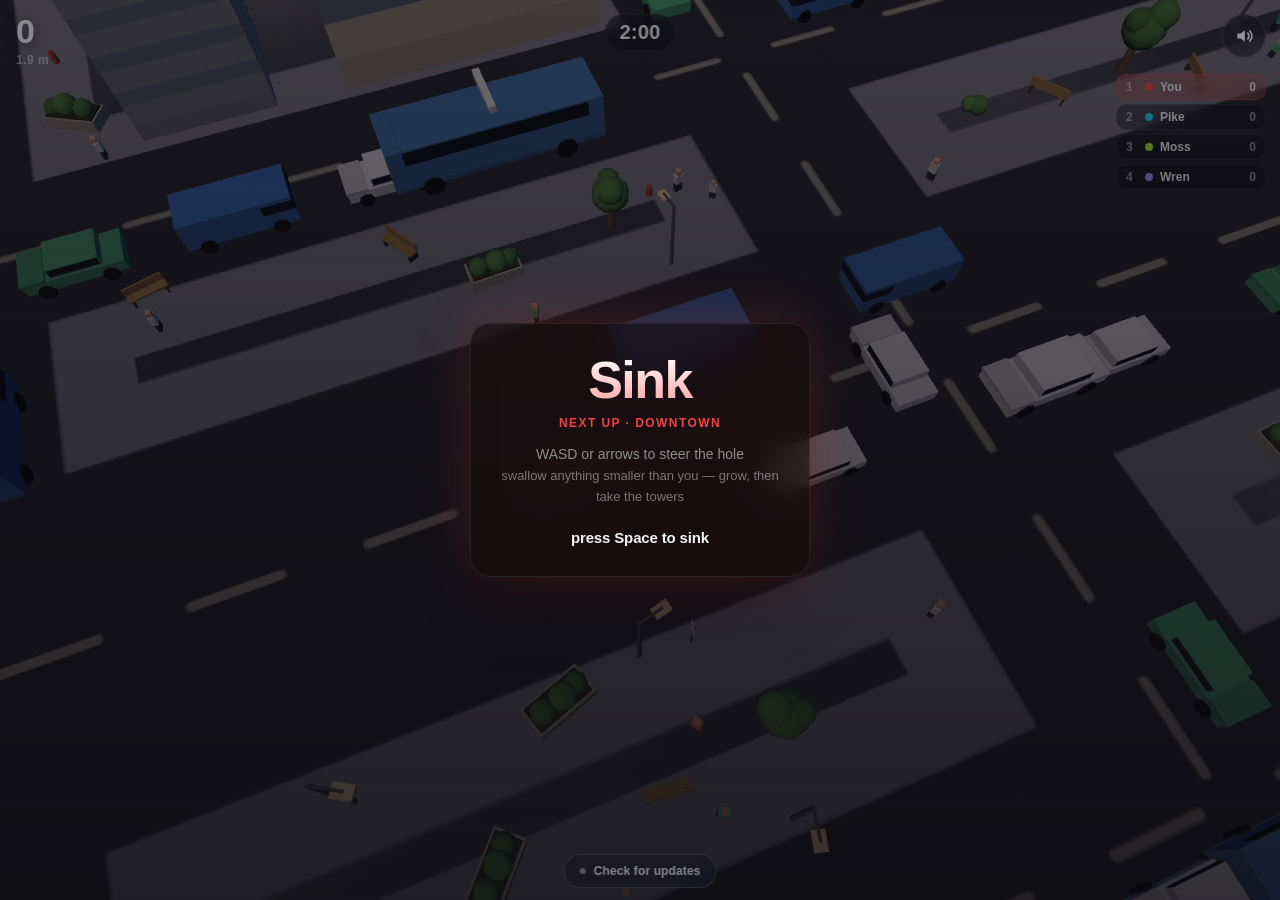
<file: games/sink/index.html>
<!doctype html>
<html lang="en" style="background:#0a0a0f">
<head>
  <meta charset="utf-8" />
  <meta name="viewport" content="width=device-width, initial-scale=1, viewport-fit=cover, user-scalable=no" />
  <title>Sink</title>
  <meta name="theme-color" content="#3a0c0c" />
  <meta name="color-scheme" content="dark" />
  <meta name="apple-mobile-web-app-capable" content="yes" />
  <meta name="apple-mobile-web-app-status-bar-style" content="black-translucent" />
  <meta name="apple-mobile-web-app-title" content="Sink" />
  <link rel="manifest" href="./manifest.webmanifest" />
  <link rel="apple-touch-icon" href="./icon-192.png" />
  <link rel="icon" href="./icon-192.png" />
  <link rel="stylesheet" href="./style.css" />
</head>
<body>
  <canvas id="scene"></canvas>

  <div id="hud" class="hud">
    <div class="hud-top">
      <div class="score-wrap">
        <div id="score" class="score" aria-live="polite">0</div>
        <div id="sizeChip" class="size-chip">2.0 m</div>
      </div>
      <div id="timer" class="timer">2:00</div>
    </div>

    <div id="board" class="board" aria-label="Standings"></div>
  </div>

  <button id="mute" class="mute-btn" type="button" aria-label="Toggle sound">
    <svg class="ic-on" viewBox="0 0 24 24" width="20" height="20" aria-hidden="true"><path d="M4 9v6h4l5 4V5L8 9H4z" fill="currentColor"/><path d="M16.5 8.5a5 5 0 0 1 0 7M19 6a8.5 8.5 0 0 1 0 12" fill="none" stroke="currentColor" stroke-width="2" stroke-linecap="round"/></svg>
    <svg class="ic-off" viewBox="0 0 24 24" width="20" height="20" aria-hidden="true"><path d="M4 9v6h4l5 4V5L8 9H4z" fill="currentColor"/><path d="m17 9 4 6m0-6-4 6" fill="none" stroke="currentColor" stroke-width="2" stroke-linecap="round"/></svg>
  </button>

  <div id="stick" class="stick" aria-hidden="true"><div id="knob" class="knob"></div></div>

  <div id="toasts" class="toasts" aria-live="polite"></div>

  <div id="start" class="overlay">
    <div class="panel">
      <h1 class="title">Sink</h1>
      <p class="map-line">Next up · <span id="startMap">Downtown</span></p>
      <p class="hint">
        <span class="if-touch">drag anywhere to steer the hole</span><span class="if-key">WASD or arrows to steer the hole</span><br>
        <span class="hint-2">swallow anything smaller than you — grow, then take the towers</span>
      </p>
      <div class="cta"><span class="if-touch">tap to sink</span><span class="if-key">press Space to sink</span></div>
      <button class="install-btn" id="install" type="button" hidden><svg viewBox="0 0 24 24" width="16" height="16" aria-hidden="true"><path d="M12 3v12m0 0 4-4m-4 4-4-4M4 17v2a2 2 0 0 0 2 2h12a2 2 0 0 0 2-2v-2" fill="none" stroke="currentColor" stroke-width="2" stroke-linecap="round" stroke-linejoin="round"/></svg><span>Add to Home Screen</span></button>
    </div>
  </div>

  <div id="over" class="overlay hidden">
    <div class="panel">
      <p id="overPlace" class="over-place">1st</p>
      <p class="over-label">score</p>
      <div id="overScore" class="over-score">0</div>
      <p class="over-best">best <span id="overBest">0</span> · <span id="overMap">Downtown</span></p>
      <div id="overBoard" class="over-board"></div>
      <div class="cta"><span class="if-touch">tap to sink again</span><span class="if-key">press Space to sink again</span></div>
    </div>
  </div>

  <div class="install-tip" id="install-tip" hidden>
    <div class="install-tip-card">
      <p>Install this app: tap the <strong>Share</strong> button
      <svg viewBox="0 0 24 24" width="18" height="18" aria-hidden="true" style="vertical-align:-4px"><path d="M12 3v12m0-12 4 4m-4-4L8 7" fill="none" stroke="currentColor" stroke-width="2" stroke-linecap="round" stroke-linejoin="round"/><path d="M6 12v7a2 2 0 0 0 2 2h8a2 2 0 0 0 2-2v-7" fill="none" stroke="currentColor" stroke-width="2" stroke-linecap="round"/></svg>
      in your browser, then <strong>Add to Home Screen</strong>.</p>
      <button id="install-tip-close" type="button">Got it</button>
    </div>
  </div>

  <script type="module" src="./game.js"></script>
</body>
</html>
</file>
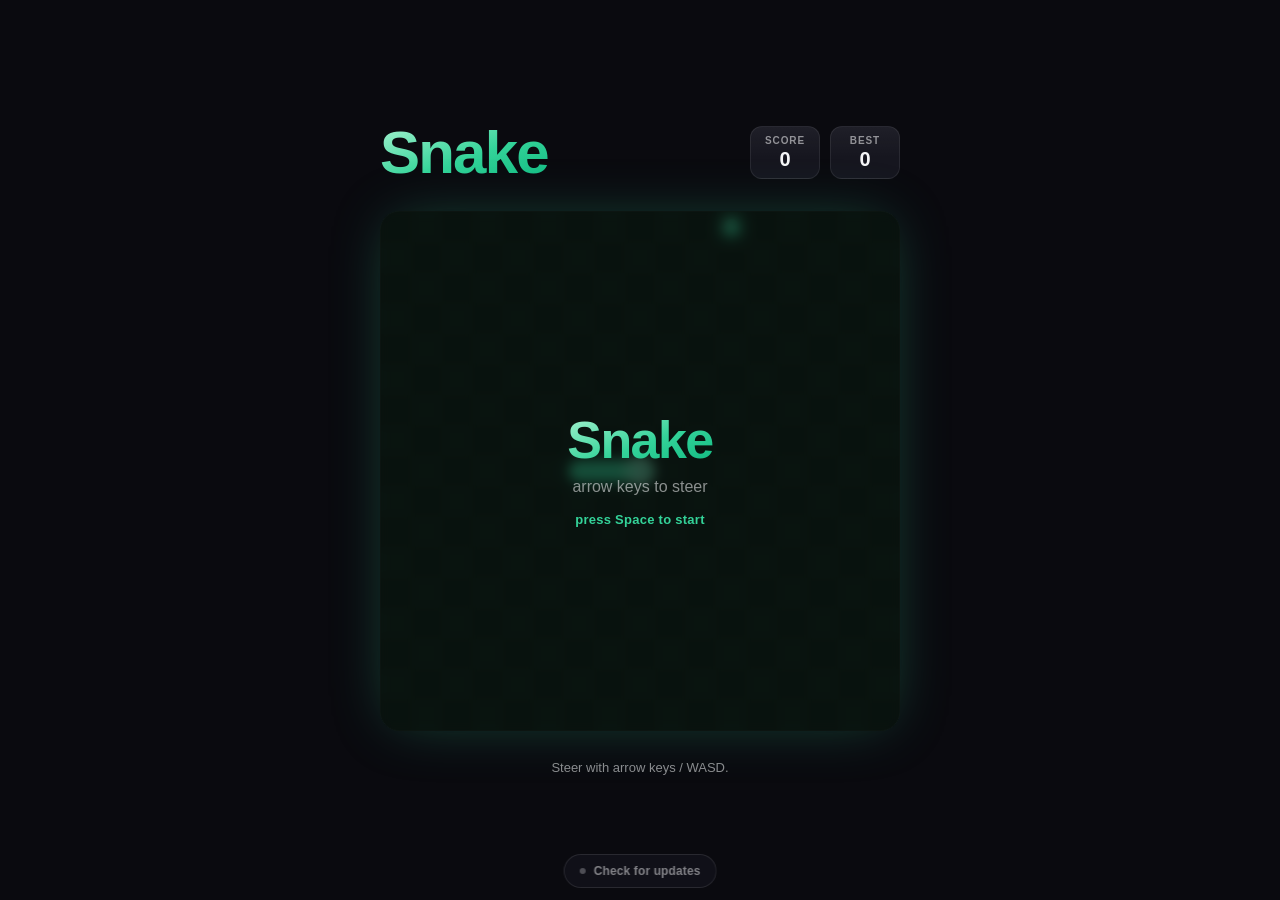
<file: games/snake/index.html>
<!doctype html>
<html lang="en">
<head>
  <meta charset="utf-8" />
  <meta name="viewport" content="width=device-width, initial-scale=1, viewport-fit=cover, maximum-scale=1, user-scalable=no" />
  <title>Snake</title>
  <meta name="theme-color" content="#0a1410" />
  <meta name="color-scheme" content="dark" />
  <meta name="description" content="A smooth, offline Snake." />

  <!-- iOS PWA -->
  <meta name="apple-mobile-web-app-capable" content="yes" />
  <meta name="mobile-web-app-capable" content="yes" />
  <meta name="apple-mobile-web-app-status-bar-style" content="black-translucent" />
  <meta name="apple-mobile-web-app-title" content="Snake" />
  <link rel="apple-touch-icon" href="./icon-192.png" />

  <link rel="manifest" href="./manifest.webmanifest" />
  <link rel="icon" href="./icon-192.png" />
  <link rel="stylesheet" href="./style.css" />

  <!-- avoid flash of unstyled background -->
  <style>html{background:#0a0a0f}</style>
</head>
<body>
  <div class="app">
    <header class="header">
      <div class="title-row">
        <h1 class="title">Snake</h1>
        <div class="stats">
          <div class="chip">
            <span class="chip-label">Score</span>
            <span class="chip-value" id="score">0</span>
          </div>
          <div class="chip">
            <span class="chip-label">Best</span>
            <span class="chip-value" id="best">0</span>
          </div>
        </div>
      </div>
    </header>

    <main class="board-wrap">
      <div class="board" id="board" role="application" aria-label="Snake board" tabindex="0">
        <canvas id="canvas"></canvas>
        <div class="overlay" id="overlay">
          <div class="overlay-card">
            <div class="overlay-title" id="overlay-title">Snake</div>
            <div class="overlay-sub" id="overlay-sub"></div>
            <div class="overlay-hint" id="overlay-hint"></div>
            <button class="install-btn" id="install" type="button" hidden><svg viewBox="0 0 24 24" width="16" height="16" aria-hidden="true"><path d="M12 3v12m0 0 4-4m-4 4-4-4M4 17v2a2 2 0 0 0 2 2h12a2 2 0 0 0 2-2v-2" fill="none" stroke="currentColor" stroke-width="2" stroke-linecap="round" stroke-linejoin="round"/></svg><span>Add to Home Screen</span></button>
          </div>
        </div>
      </div>
    </main>

    <p class="hint"><span class="if-touch">Swipe on the board to steer.</span><span class="if-key">Steer with arrow keys / WASD.</span></p>
  </div>

  <div class="install-tip" id="install-tip" hidden>
    <div class="install-tip-card">
      <p>Install this app: tap the <strong>Share</strong> button
      <svg viewBox="0 0 24 24" width="15" height="15" aria-hidden="true"><path d="M12 3v12M12 3 8 7m4-4 4 4M5 11v8a2 2 0 0 0 2 2h10a2 2 0 0 0 2-2v-8" fill="none" stroke="currentColor" stroke-width="2" stroke-linecap="round" stroke-linejoin="round"/></svg>
      in your browser, then <strong>Add to Home Screen</strong>.</p>
      <button id="install-tip-close" type="button">Got it</button>
    </div>
  </div>

  <script type="module" src="./game.js"></script>
</body>
</html>
</file>
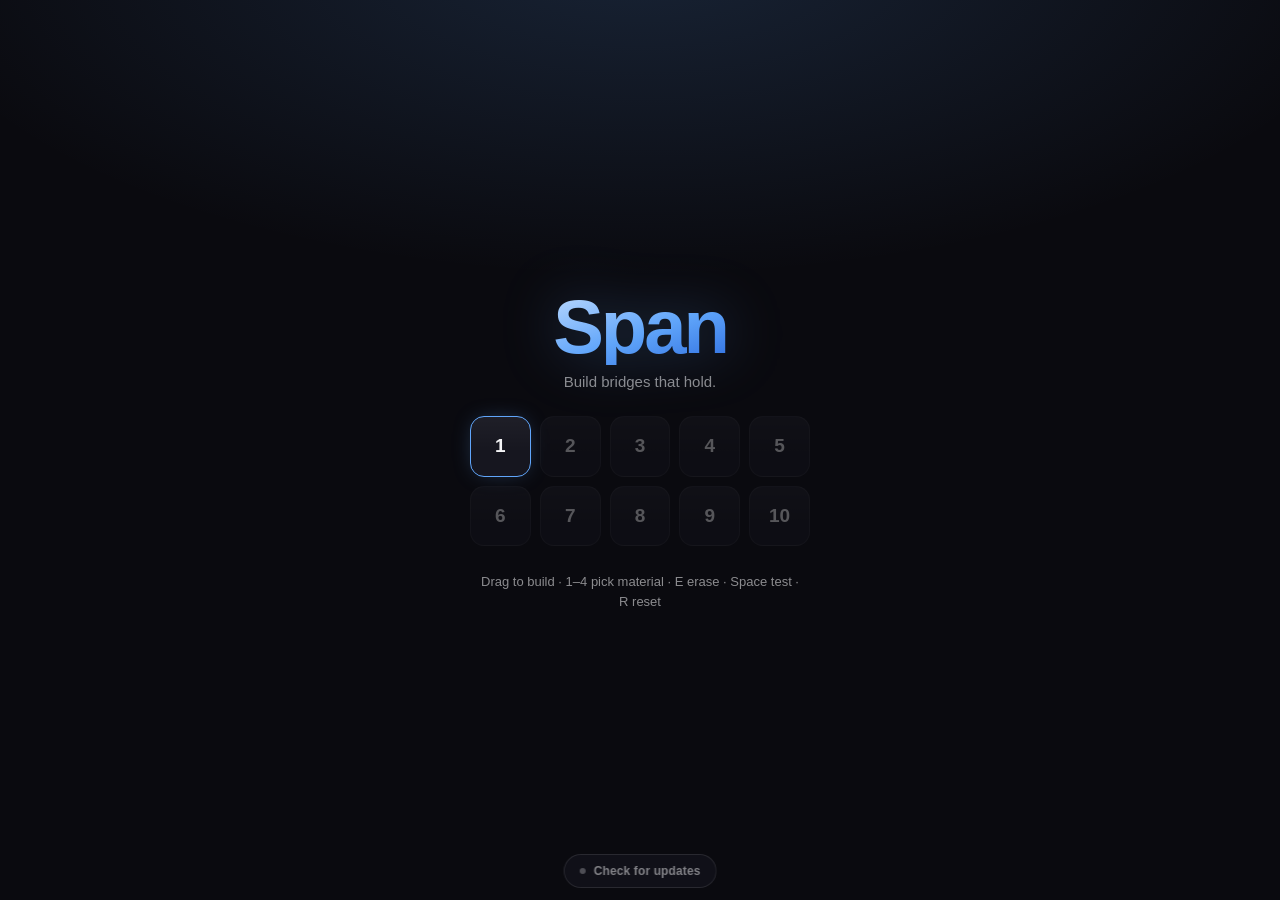
<file: games/span/index.html>
<!doctype html>
<html lang="en">
<head>
  <meta charset="utf-8" />
  <meta name="viewport" content="width=device-width, initial-scale=1, viewport-fit=cover, maximum-scale=1, user-scalable=no" />
  <title>Span</title>
  <meta name="theme-color" content="#101b31" />
  <meta name="color-scheme" content="dark" />
  <meta name="description" content="Build bridges that hold. A blueprint-clean, fully offline bridge builder." />

  <!-- iOS PWA -->
  <meta name="apple-mobile-web-app-capable" content="yes" />
  <meta name="mobile-web-app-capable" content="yes" />
  <meta name="apple-mobile-web-app-status-bar-style" content="black-translucent" />
  <meta name="apple-mobile-web-app-title" content="Span" />
  <link rel="apple-touch-icon" href="./icon-192.png" />

  <link rel="manifest" href="./manifest.webmanifest" />
  <link rel="icon" href="./icon-192.png" />
  <link rel="stylesheet" href="./style.css" />

  <!-- avoid flash of unstyled background -->
  <style>html{background:#0a0a0f}</style>
</head>
<body>
  <div class="app">
    <header class="topbar">
      <button class="icon-btn" id="btn-back" type="button" aria-label="Back to levels">
        <svg viewBox="0 0 24 24" width="18" height="18" aria-hidden="true"><path d="M15 5l-7 7 7 7" fill="none" stroke="currentColor" stroke-width="2.2" stroke-linecap="round" stroke-linejoin="round"/></svg>
      </button>
      <div class="level-title">
        <span class="num" id="level-num">Level 1</span>
        <span class="name" id="level-name">First Span</span>
      </div>
      <div class="chip" id="budget-chip">
        <span class="chip-label">Budget</span>
        <span class="chip-value" id="budget">0</span>
      </div>
    </header>

    <main class="stage" id="stage">
      <canvas id="canvas" aria-label="Bridge construction site" role="application" tabindex="0"></canvas>
      <p class="intro-line" id="intro"></p>

      <div class="overlay" id="result" data-kind="win" hidden>
        <div class="overlay-card">
          <div class="overlay-title" id="result-title">It holds!</div>
          <p class="overlay-sub" id="result-sub"></p>
          <div class="btn-row">
            <button class="btn" id="result-secondary" type="button">Improve</button>
            <button class="btn primary" id="result-primary" type="button">Next level</button>
          </div>
          <div class="overlay-hint"><span class="if-touch" id="result-hint-touch"></span><span class="if-key" id="result-hint-key"></span></div>
        </div>
      </div>

      <div class="overlay menu" id="menu">
        <div class="menu-card">
          <h1 class="menu-title">Span</h1>
          <p class="menu-tag">Build bridges that hold.</p>
          <div class="levels" id="levels"></div>
          <p class="menu-hint">
            <span class="if-touch">Drag between nodes to build. Tap a beam to remove it.</span>
            <span class="if-key">Drag to build &middot; 1&ndash;4 pick material &middot; E erase &middot; Space test &middot; R reset</span>
          </p>
          <button class="install-btn" id="install" type="button" hidden>
            <svg viewBox="0 0 24 24" width="16" height="16" aria-hidden="true"><path d="M12 3v12m0 0 4-4m-4 4-4-4M4 17v2a2 2 0 0 0 2 2h12a2 2 0 0 0 2-2v-2" fill="none" stroke="currentColor" stroke-width="2" stroke-linecap="round" stroke-linejoin="round"/></svg>
            <span>Add to Home Screen</span>
          </button>
        </div>
      </div>
    </main>

    <footer class="controls" id="controls">
      <div class="palette" id="palette">
        <button class="mat-btn sel" data-mat="road" type="button" style="--mat: var(--road)">
          <span class="key-hint if-key">1</span>
          <span class="swatch"></span>
          <span class="mat-name">Road</span>
          <span class="mat-cost">$16/m</span>
        </button>
        <button class="mat-btn" data-mat="wood" type="button" style="--mat: var(--wood)">
          <span class="key-hint if-key">2</span>
          <span class="swatch"></span>
          <span class="mat-name">Wood</span>
          <span class="mat-cost">$12/m</span>
        </button>
        <button class="mat-btn" data-mat="steel" type="button" style="--mat: var(--steel)">
          <span class="key-hint if-key">3</span>
          <span class="swatch"></span>
          <span class="mat-name">Steel</span>
          <span class="mat-cost">$30/m</span>
        </button>
        <button class="mat-btn" data-mat="cable" type="button" style="--mat: var(--cable)">
          <span class="key-hint if-key">4</span>
          <span class="swatch"></span>
          <span class="mat-name">Cable</span>
          <span class="mat-cost">$8/m</span>
        </button>
        <button class="tool-btn" id="btn-erase" type="button" aria-label="Erase beams">
          <svg viewBox="0 0 24 24" width="17" height="17" aria-hidden="true"><path d="M4 15 13 6a2 2 0 0 1 2.8 0l2.2 2.2a2 2 0 0 1 0 2.8L11 18H7l-3-3Z M7 18h13" fill="none" stroke="currentColor" stroke-width="1.8" stroke-linecap="round" stroke-linejoin="round"/></svg>
          <span>Erase</span>
        </button>
        <button class="tool-btn" id="btn-reset" type="button" aria-label="Reset level">
          <svg viewBox="0 0 24 24" width="17" height="17" aria-hidden="true"><path d="M4 10a8 8 0 1 1-1 5M4 10V4m0 6h6" fill="none" stroke="currentColor" stroke-width="1.8" stroke-linecap="round" stroke-linejoin="round"/></svg>
          <span>Reset</span>
        </button>
      </div>
      <button class="primary-btn" id="btn-test" type="button">Test</button>
      <button class="primary-btn stop" id="btn-stop" type="button" hidden>Stop</button>
    </footer>

    <div class="install-tip" id="install-tip" hidden>
      <div class="install-tip-card">
        <p>Install this app: tap the <strong>Share</strong> button
        <svg viewBox="0 0 24 24" width="15" height="15" aria-hidden="true"><path d="M12 3v12M12 3 8 7m4-4 4 4M5 11v8a2 2 0 0 0 2 2h10a2 2 0 0 0 2-2v-8" fill="none" stroke="currentColor" stroke-width="2" stroke-linecap="round" stroke-linejoin="round"/></svg>
        in your browser, then <strong>Add to Home Screen</strong>.</p>
        <button class="btn" id="install-tip-close" type="button">Got it</button>
      </div>
    </div>
  </div>

  <script type="module" src="./game.js"></script>
</body>
</html>
</file>
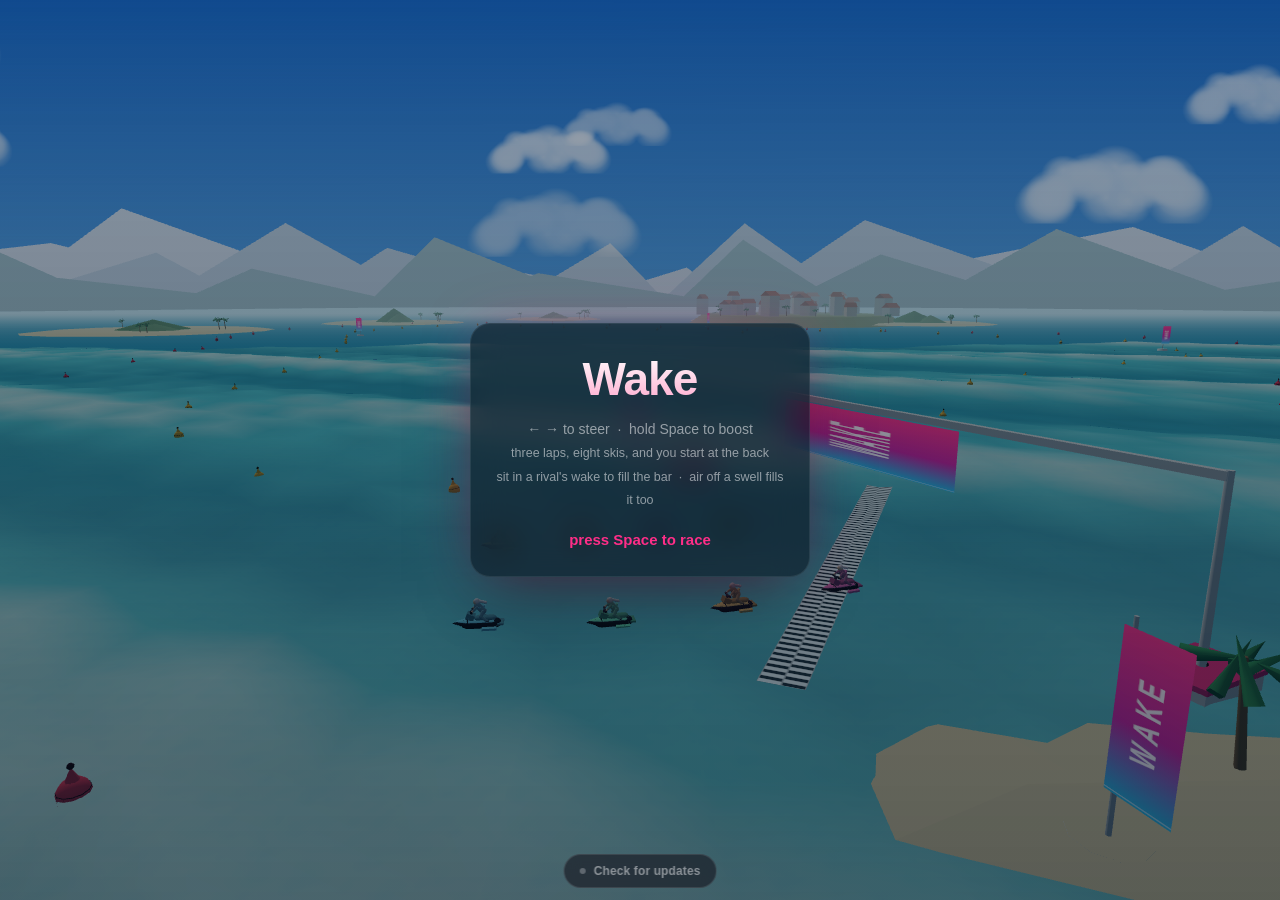
<file: games/wake/index.html>
<!doctype html>
<html lang="en" style="background:#0a0a0f">
<head>
  <meta charset="utf-8" />
  <meta name="viewport" content="width=device-width, initial-scale=1, viewport-fit=cover, user-scalable=no" />
  <title>Wake</title>
  <meta name="theme-color" content="#1a0b18" />
  <meta name="color-scheme" content="dark" />
  <meta name="apple-mobile-web-app-capable" content="yes" />
  <meta name="apple-mobile-web-app-status-bar-style" content="black-translucent" />
  <meta name="apple-mobile-web-app-title" content="Wake" />
  <link rel="manifest" href="./manifest.webmanifest" />
  <link rel="apple-touch-icon" href="./icon-192.png" />
  <link rel="icon" href="./icon-192.png" />
  <link rel="stylesheet" href="./style.css" />
</head>
<body>
  <canvas id="scene"></canvas>

  <!-- The race HUD. Hidden on the start and results screens so nothing floats
       on top of "tap to race" — see the responsive floor in DESIGN.md. -->
  <div id="hud" class="hud" hidden>
    <div class="hud-top">
      <div class="pos-block">
        <div class="pos"><span id="posNum">8</span><span class="pos-of">/<span id="posOf">8</span></span></div>
        <div class="pos-label">position</div>
      </div>
      <div class="clock-block">
        <div id="clock" class="clock" aria-live="off">00:00.00</div>
        <div class="lap">LAP <span id="lapNum">1</span>/<span id="lapTotal">3</span></div>
        <div class="best-lap">BEST LAP <span id="bestLap">--:--.--</span></div>
      </div>
    </div>

    <ol id="standings" class="standings" aria-label="Race order"></ol>

    <canvas id="map" class="map" aria-hidden="true"></canvas>

    <div class="dash">
      <div class="gauge">
        <canvas id="gauge" aria-hidden="true"></canvas>
        <div class="gauge-read"><span id="speedVal">0</span><span class="unit">km/h</span></div>
      </div>
    </div>

    <button id="boostBtn" class="boost-btn" type="button" aria-label="Boost">
      <svg viewBox="0 0 24 24" width="26" height="26" aria-hidden="true">
        <path d="M13 2 4 14h6l-1 8 9-12h-6l1-8z" fill="currentColor"/>
      </svg>
      <span class="boost-label">BOOST</span>
    </button>
  </div>

  <div id="count" class="count" aria-live="assertive"></div>
  <div id="toasts" class="toasts" aria-live="polite"></div>

  <div id="start" class="overlay">
    <div class="panel">
      <h1 class="title">Wake</h1>
      <p class="hint">
        <span class="if-touch">drag to steer &nbsp;·&nbsp; hold BOOST to burn it</span><span class="if-key">← → to steer &nbsp;·&nbsp; hold Space to boost</span><br>
        <span class="hint-2">three laps, eight skis, and you start at the back<br>
        sit in a rival's wake to fill the bar &nbsp;·&nbsp; air off a swell fills it too</span>
      </p>
      <div class="cta"><span class="if-touch">tap to race</span><span class="if-key">press Space to race</span></div>
      <button class="install-btn" id="install" type="button" hidden><svg viewBox="0 0 24 24" width="16" height="16" aria-hidden="true"><path d="M12 3v12m0 0 4-4m-4 4-4-4M4 17v2a2 2 0 0 0 2 2h12a2 2 0 0 0 2-2v-2" fill="none" stroke="currentColor" stroke-width="2" stroke-linecap="round" stroke-linejoin="round"/></svg><span>Add to Home Screen</span></button>
    </div>
  </div>

  <div id="over" class="overlay hidden">
    <div class="panel">
      <p class="over-label" id="overLabel">finished</p>
      <div id="overPos" class="over-score">3rd</div>
      <p class="over-best">
        <span id="overTime">00:00.00</span> · best lap <span id="overLap">--:--.--</span>
        <span id="overFlag" class="over-flag" hidden>new best lap</span>
      </p>
      <ol id="overList" class="result-list"></ol>
      <div class="cta"><span class="if-touch">tap to race again</span><span class="if-key">press Space to race again</span></div>
    </div>
  </div>

  <div class="install-tip" id="install-tip" hidden>
    <div class="install-tip-card">
      <p>Install this app: tap the <strong>Share</strong> button
      <svg viewBox="0 0 24 24" width="15" height="15" aria-hidden="true"><path d="M12 3v12M12 3 8 7m4-4 4 4M5 11v8a2 2 0 0 0 2 2h10a2 2 0 0 0 2-2v-8" fill="none" stroke="currentColor" stroke-width="2" stroke-linecap="round" stroke-linejoin="round"/></svg>
      in your browser, then <strong>Add to Home Screen</strong>.</p>
      <button id="install-tip-close" type="button">Got it</button>
    </div>
  </div>

  <script type="module" src="./game.js"></script>
</body>
</html>
</file>
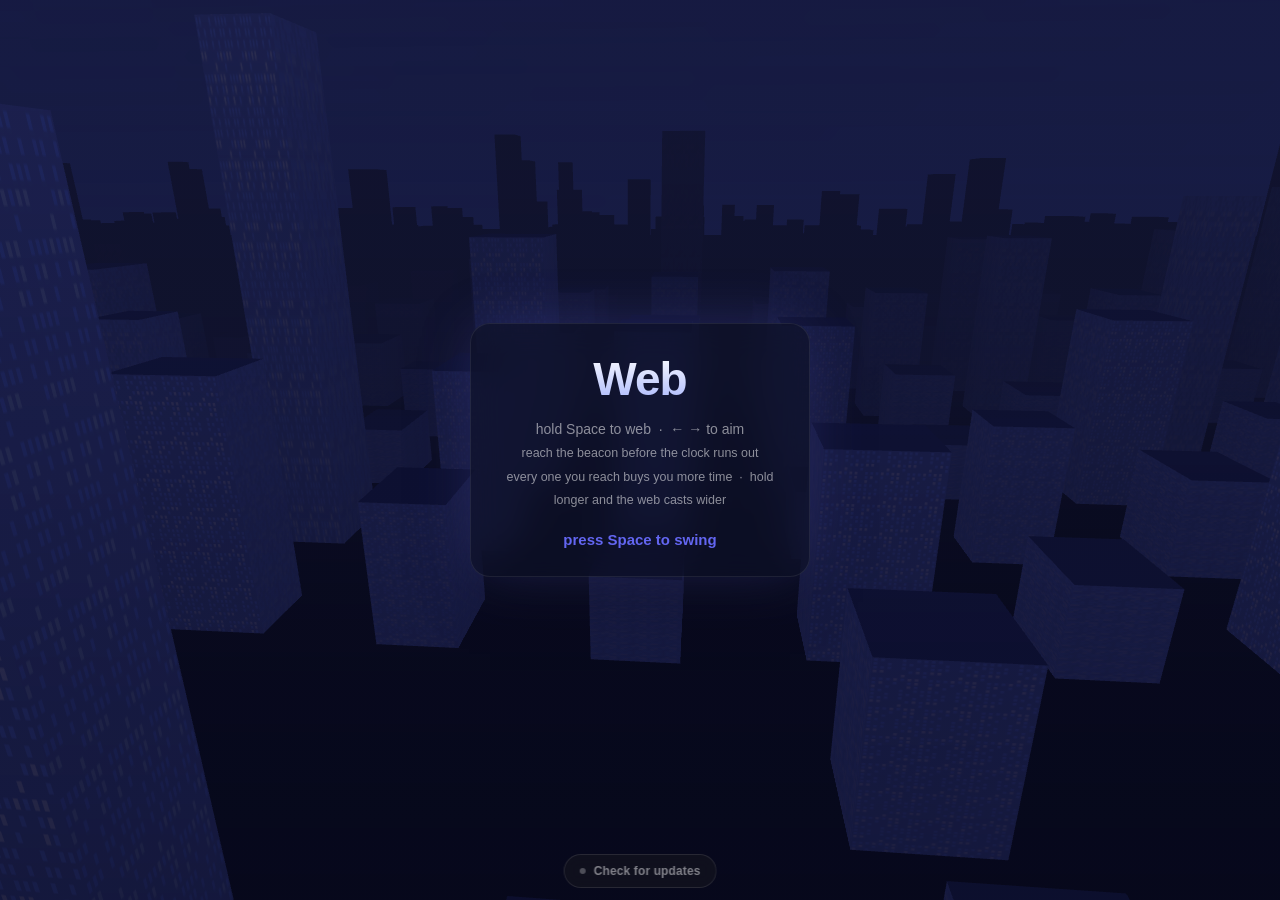
<file: games/web/index.html>
<!doctype html>
<html lang="en" style="background:#0a0a0f">
<head>
  <meta charset="utf-8" />
  <meta name="viewport" content="width=device-width, initial-scale=1, viewport-fit=cover, user-scalable=no" />
  <title>Web</title>
  <meta name="theme-color" content="#0d1030" />
  <meta name="color-scheme" content="dark" />
  <meta name="apple-mobile-web-app-capable" content="yes" />
  <meta name="apple-mobile-web-app-status-bar-style" content="black-translucent" />
  <meta name="apple-mobile-web-app-title" content="Web" />
  <link rel="manifest" href="./manifest.webmanifest" />
  <link rel="apple-touch-icon" href="./icon-192.png" />
  <link rel="icon" href="./icon-192.png" />
  <link rel="stylesheet" href="./style.css" />
</head>
<body>
  <canvas id="scene"></canvas>

  <!-- The run HUD. Hidden on the start and results screens so nothing floats
       on top of "tap to swing" — see the responsive floor in DESIGN.md. -->
  <div id="hud" class="hud" hidden>
    <div class="hud-top">
      <div class="clock-block">
        <div id="clock" class="clock" aria-live="off">0:30.0</div>
        <div class="clock-label">seconds left</div>
      </div>
      <div class="reach-block">
        <div class="reach"><span id="reachNum">0</span></div>
        <div class="reach-label">reached</div>
      </div>
    </div>

    <!-- Off-screen beacons need an arrow; a target you cannot see and cannot
         find is just a countdown running out for no reason. -->
    <div id="pointer" class="pointer" aria-hidden="true">
      <svg viewBox="0 0 24 24" width="30" height="30"><path d="M12 3 4 20l8-5 8 5z" fill="currentColor"/></svg>
      <span id="pointerDist" class="pointer-dist">0m</span>
    </div>

    <div class="dash">
      <div class="speed"><span id="speedVal">0</span><span class="unit">km/h</span></div>
    </div>
  </div>

  <div id="toasts" class="toasts" aria-live="polite"></div>

  <div id="start" class="overlay">
    <div class="panel">
      <h1 class="title">Web</h1>
      <p class="hint">
        <span class="if-touch">hold to web &nbsp;·&nbsp; drag to aim &nbsp;·&nbsp; let go to fly</span><span class="if-key">hold Space to web &nbsp;·&nbsp; ← → to aim</span><br>
        <span class="hint-2">reach the beacon before the clock runs out<br>
        every one you reach buys you more time &nbsp;·&nbsp; hold longer and the web casts wider</span>
      </p>
      <div class="cta"><span class="if-touch">tap to swing</span><span class="if-key">press Space to swing</span></div>
      <button class="install-btn" id="install" type="button" hidden><svg viewBox="0 0 24 24" width="16" height="16" aria-hidden="true"><path d="M12 3v12m0 0 4-4m-4 4-4-4M4 17v2a2 2 0 0 0 2 2h12a2 2 0 0 0 2-2v-2" fill="none" stroke="currentColor" stroke-width="2" stroke-linecap="round" stroke-linejoin="round"/></svg><span>Add to Home Screen</span></button>
    </div>
  </div>

  <div id="over" class="overlay hidden">
    <div class="panel">
      <p class="over-label">out of time</p>
      <div id="overScore" class="over-score">0</div>
      <p class="over-sub">beacons reached</p>
      <p class="over-best">
        best <span id="overBest">0</span> · <span id="overDist">0</span> km swung
        <span id="overFlag" class="over-flag" hidden>new best</span>
      </p>
      <div class="cta"><span class="if-touch">tap to swing again</span><span class="if-key">press Space to swing again</span></div>
    </div>
  </div>

  <div class="install-tip" id="install-tip" hidden>
    <div class="install-tip-card">
      <p>Install this app: tap the <strong>Share</strong> button
      <svg viewBox="0 0 24 24" width="15" height="15" aria-hidden="true"><path d="M12 3v12M12 3 8 7m4-4 4 4M5 11v8a2 2 0 0 0 2 2h10a2 2 0 0 0 2-2v-8" fill="none" stroke="currentColor" stroke-width="2" stroke-linecap="round" stroke-linejoin="round"/></svg>
      in your browser, then <strong>Add to Home Screen</strong>.</p>
      <button id="install-tip-close" type="button">Got it</button>
    </div>
  </div>

  <script type="module" src="./game.js"></script>
</body>
</html>
</file>
<file: style.css>
:root {
  --bg: #0a0a0f;
  --surface: #16161f;
  --surface-2: #1e1e2a;
  --text: #f5f5f7;
  --text-dim: rgba(245, 245, 247, .55);
  --border: rgba(255, 255, 255, .08);
  --radius: 20px;
  --radius-sm: 12px;
  --ease-spring: cubic-bezier(.22, 1.2, .36, 1);
  --ease-out: cubic-bezier(.16, 1, .3, 1);
  --accent: #7c5cff;
}

* { margin: 0; padding: 0; box-sizing: border-box; }

html {
  -webkit-text-size-adjust: 100%;
}

body {
  min-height: 100dvh;
  background:
    radial-gradient(120% 60% at 50% -10%, rgba(124, 92, 255, .16), transparent 60%),
    var(--bg);
  color: var(--text);
  font-family: -apple-system, BlinkMacSystemFont, "Segoe UI", Roboto, "Helvetica Neue", Arial, sans-serif;
  -webkit-font-smoothing: antialiased;
  display: grid;
  place-items: center;
  padding:
    max(24px, env(safe-area-inset-top))
    max(20px, env(safe-area-inset-right))
    max(24px, env(safe-area-inset-bottom))
    max(20px, env(safe-area-inset-left));
}

/* Keyboard focus — visible for keys, never for a pointer tap */
:focus-visible {
  outline: 2px solid var(--accent);
  outline-offset: 3px;
}

main {
  width: 100%;
  max-width: 420px;
  display: flex;
  flex-direction: column;
  gap: 40px;
  animation: rise .6s var(--ease-out) both;
}

@keyframes rise {
  from { opacity: 0; transform: translateY(14px); }
  to   { opacity: 1; transform: none; }
}

header { text-align: center; }

.mark img {
  border-radius: 18px;
  box-shadow: 0 0 48px -8px rgba(124, 92, 255, .55);
}

h1 {
  margin-top: 18px;
  font-size: clamp(30px, 8vw, 38px);
  font-weight: 800;
  letter-spacing: -.02em;
}

.tagline {
  margin-top: 6px;
  color: var(--text-dim);
  font-size: 16px;
}

.games {
  display: flex;
  flex-direction: column;
  gap: 14px;
}

.card {
  display: flex;
  align-items: center;
  gap: 16px;
  padding: 16px;
  background: linear-gradient(180deg, rgba(255, 255, 255, .04), transparent 70%), var(--surface);
  border: 1px solid var(--border);
  border-radius: var(--radius);
  text-decoration: none;
  color: inherit;
  transition: transform .25s var(--ease-spring), border-color .25s ease, box-shadow .25s ease;
  -webkit-tap-highlight-color: transparent;
}

.card img { border-radius: 14px; flex-shrink: 0; }

.card-text { flex: 1; min-width: 0; }

.card h2 {
  font-size: 20px;
  font-weight: 700;
  letter-spacing: -.01em;
}

.card p {
  margin-top: 2px;
  color: var(--text-dim);
  font-size: 14px;
}

.chevron {
  color: var(--text-dim);
  font-size: 26px;
  font-weight: 300;
  transform: translateY(-1px);
  transition: transform .25s var(--ease-spring), color .25s ease;
}

@media (hover: hover) {
  .card:hover { transform: translateY(-2px); border-color: rgba(255, 255, 255, .16); }
  .card-2048:hover { box-shadow: 0 0 40px -10px rgba(245, 166, 35, .35); }
  .card-drop:hover { box-shadow: 0 0 40px -10px rgba(34, 211, 238, .35); }
  .card-snake:hover { box-shadow: 0 0 40px -10px rgba(52, 211, 153, .35); }
  .card-glide:hover { box-shadow: 0 0 40px -10px rgba(251, 113, 133, .35); }
  .card-span:hover { box-shadow: 0 0 40px -10px rgba(96, 165, 250, .35); }
  .card-runway:hover { box-shadow: 0 0 40px -10px rgba(232, 121, 249, .35); }
  .card-hop:hover { box-shadow: 0 0 40px -10px rgba(163, 230, 53, .35); }
  .card-nova:hover { box-shadow: 0 0 40px -10px rgba(56, 189, 248, .35); }
  .card-breaker:hover { box-shadow: 0 0 40px -10px rgba(249, 115, 22, .35); }
  .card-carve:hover { box-shadow: 0 0 40px -10px rgba(45, 212, 191, .35); }
  .card-sink:hover { box-shadow: 0 0 40px -10px rgba(239, 68, 68, .35); }
  .card-wake:hover { box-shadow: 0 0 40px -10px rgba(255, 46, 136, .35); }
  .card-web:hover { box-shadow: 0 0 40px -10px rgba(99, 102, 241, .35); }
  .card:hover .chevron { transform: translate(3px, -1px); color: var(--text); }
}

.card:active { transform: scale(.98); }

footer { text-align: center; }

footer .install-btn { display: flex; margin: 14px auto 0; }
footer .install-btn[hidden] { display: none; }

footer p {
  display: inline-flex;
  align-items: center;
  gap: 8px;
  color: var(--text-dim);
  font-size: 13px;
}

.dot {
  width: 7px;
  height: 7px;
  border-radius: 50%;
  background: #34d399;
  box-shadow: 0 0 10px rgba(52, 211, 153, .8);
}

@media (prefers-reduced-motion: reduce) {
  main,
  .card,
  .chevron,
  .install-btn,
  .install-tip { animation-duration: 1ms; transition-duration: 1ms; }
}

/* ---- Install (Add to Home Screen) ---- */
.install-btn {
  display: inline-flex;
  align-items: center;
  gap: 7px;
  margin-top: 18px;
  padding: 8px 14px;
  border: 1px solid var(--border);
  border-radius: 999px;
  background: transparent;
  color: var(--text-dim);
  font: inherit;
  font-size: 13px;
  cursor: pointer;
  transition: color .2s var(--ease-out), border-color .2s var(--ease-out);
  -webkit-tap-highlight-color: transparent;
}
.install-btn:hover { color: var(--text); border-color: rgba(255, 255, 255, .2); }
.install-btn[hidden] { display: none; }

.install-tip {
  position: fixed;
  inset: 0;
  z-index: 60;
  display: flex;
  align-items: center;
  justify-content: center;
  padding: max(24px, env(safe-area-inset-top)) max(24px, env(safe-area-inset-right)) max(24px, env(safe-area-inset-bottom)) max(24px, env(safe-area-inset-left));
  background: rgba(0, 0, 0, .6);
  animation: install-tip-in .25s var(--ease-out);
}
.install-tip[hidden] { display: none; }
@keyframes install-tip-in { from { opacity: 0; } }

.install-tip-card {
  max-width: 320px;
  padding: 22px 24px;
  border: 1px solid var(--border);
  border-radius: 20px;
  background: #16161f;
  color: var(--text-dim);
  font-size: 15px;
  line-height: 1.5;
  text-align: center;
}
.install-tip-card svg { vertical-align: -2px; }
.install-tip-card strong { color: var(--text); font-weight: 600; }
.install-tip-card button {
  margin-top: 16px;
  padding: 10px 22px;
  border: 1px solid var(--border);
  border-radius: 999px;
  background: rgba(255, 255, 255, .08);
  color: var(--text);
  font: inherit;
  font-size: 14px;
  font-weight: 600;
  cursor: pointer;
}

.install-btn, .install-tip { pointer-events: auto; }
</file>
<file: games/2048/style.css>
:root {
  --bg: #0a0a0f;
  --surface: #16161f;
  --surface-2: #1e1e2a;
  --text: #f5f5f7;
  --text-dim: rgba(245, 245, 247, .55);
  --border: rgba(255, 255, 255, .08);
  --radius: 20px;
  --radius-sm: 12px;
  --ease-spring: cubic-bezier(.22, 1.2, .36, 1);
  --ease-out: cubic-bezier(.16, 1, .3, 1);

  --accent: #f5a623;
  --accent-dim: rgba(245, 166, 35, .35);

  /* board geometry, driven by JS via --cell / --gap for tile placement */
  --board-size: min(90vw, 60vh, 480px);
  --gap: calc(var(--board-size) * 0.03);
  --pad: var(--gap);
  --cell: calc((var(--board-size) - var(--pad) * 2 - var(--gap) * 3) / 4);
}

* {
  box-sizing: border-box;
  margin: 0;
  padding: 0;
  -webkit-tap-highlight-color: transparent;
}

html, body {
  height: 100%;
}

body {
  background: var(--bg);
  color: var(--text);
  font-family: -apple-system, BlinkMacSystemFont, "Segoe UI", Roboto, "Helvetica Neue", Arial, sans-serif;
  font-variant-numeric: tabular-nums;
  -webkit-font-smoothing: antialiased;
  text-rendering: optimizeLegibility;
  overscroll-behavior: none;
  overflow: hidden;
  touch-action: manipulation;
  user-select: none;
  -webkit-user-select: none;
}

/* Keyboard focus — visible for keys, never for a pointer tap */
:focus-visible {
  outline: 2px solid var(--accent);
  outline-offset: 3px;
}

.app {
  min-height: 100%;
  display: flex;
  flex-direction: column;
  align-items: center;
  justify-content: center;
  gap: clamp(16px, 3.5vh, 28px);
  padding:
    calc(env(safe-area-inset-top) + 16px)
    calc(env(safe-area-inset-right) + 16px)
    calc(env(safe-area-inset-bottom) + 16px)
    calc(env(safe-area-inset-left) + 16px);
}

/* ---------- Header ---------- */
.header {
  width: var(--board-size);
  display: flex;
  align-items: center;
  justify-content: space-between;
  gap: 16px;
}

.title {
  font-size: clamp(40px, 12vw, 60px);
  font-weight: 800;
  letter-spacing: -0.03em;
  line-height: 1;
  background: linear-gradient(160deg, #ffd488, var(--accent) 55%, #d97a12);
  -webkit-background-clip: text;
  background-clip: text;
  color: transparent;
}

.stats {
  display: flex;
  gap: 10px;
}

.chip {
  position: relative;
  background: var(--surface);
  border: 1px solid var(--border);
  border-radius: var(--radius-sm);
  padding: 8px 14px;
  min-width: 70px;
  display: flex;
  flex-direction: column;
  align-items: center;
  gap: 2px;
  background-image: linear-gradient(180deg, rgba(255, 255, 255, .04), transparent 60%);
}

.chip-label {
  font-size: 10px;
  font-weight: 700;
  letter-spacing: 0.09em;
  text-transform: uppercase;
  color: var(--text-dim);
}

.chip-value {
  font-size: 20px;
  font-weight: 700;
  line-height: 1.1;
}

.btn {
  flex: 1;
  display: inline-flex;
  align-items: center;
  justify-content: center;
  gap: 8px;
  height: 44px;
  padding: 0 18px;
  border: 1px solid var(--border);
  border-radius: var(--radius-sm);
  background: var(--surface);
  background-image: linear-gradient(180deg, rgba(255, 255, 255, .05), transparent 60%);
  color: var(--text);
  font-size: 15px;
  font-weight: 600;
  font-family: inherit;
  cursor: pointer;
  transition: transform 120ms var(--ease-out), opacity 120ms var(--ease-out), background-color 120ms var(--ease-out);
}

.btn:active {
  transform: scale(0.96);
}

.btn:disabled {
  opacity: 0.4;
  cursor: default;
  transform: none;
}

.btn-primary {
  border-color: transparent;
  color: #1a1408;
  background: linear-gradient(160deg, #ffcf7a, var(--accent) 60%, #e8890f);
  font-weight: 700;
}

.btn svg {
  display: block;
}

/* ---------- Board ---------- */
.board-wrap {
  display: flex;
  justify-content: center;
}

.board {
  position: relative;
  width: var(--board-size);
  height: var(--board-size);
  padding: var(--pad);
  border-radius: var(--radius);
  background: var(--surface);
  border: 1px solid var(--border);
  box-shadow: 0 0 60px -14px var(--accent-dim);
  touch-action: none;
}

/* The board's own transform is owned by game.js: every swipe tips the tray —
   2.4° for a legal move, a harder shove for a blocked one. */

/* milestone merges light the whole board from behind */
.board-glow {
  position: absolute;
  inset: -2px;
  border-radius: var(--radius);
  pointer-events: none;
  opacity: 0;
  box-shadow: 0 0 60px 6px var(--accent-dim), inset 0 0 40px -6px var(--accent-dim);
  z-index: 4;
}

.grid {
  position: absolute;
  inset: var(--pad);
  display: grid;
  grid-template-columns: repeat(4, 1fr);
  grid-template-rows: repeat(4, 1fr);
  gap: var(--gap);
}

.grid-cell {
  border-radius: var(--radius-sm);
  background: var(--surface-2);
}

.tiles,
.fx {
  position: absolute;
  inset: var(--pad);
}

.fx {
  pointer-events: none;
  z-index: 4;
  /* bursts belong to the tray: the clip is pushed out to the board's own
     rounded edge, so a spark dies at the border rather than on an
     invisible line, and a shockwave never floats over the page */
  overflow: clip;
  overflow-clip-margin: var(--pad);
  border-radius: var(--radius-sm);
}

/* …but a "+N" has to be able to leave the board to be readable */
.fx-labels {
  overflow: visible;
}

/* .tile carries position only; .tile-face carries every scale (squash,
   stretch, pop, spawn) so the two never fight over one transform. */
.tile {
  position: absolute;
  width: var(--cell);
  height: var(--cell);
  font-weight: 800;
  letter-spacing: -0.02em;
  line-height: 1;
  transform: translate3d(var(--x, 0px), var(--y, 0px), 0);
  will-change: transform;
  z-index: 1;
}

.tile-face {
  position: absolute;
  inset: 0;
  display: flex;
  align-items: center;
  justify-content: center;
  border-radius: var(--radius-sm);
  font-size: var(--tile-fs, calc(var(--cell) * 0.42));
  background: var(--tile-bg, #3a3630);
  color: var(--tile-fg, var(--text));
  box-shadow: var(--tile-glow, none);
  will-change: transform;
  backface-visibility: hidden;
}

/* the white kick at the instant two tiles become one */
.tile-flash {
  position: absolute;
  inset: 0;
  border-radius: inherit;
  opacity: 0;
  pointer-events: none;
  background: radial-gradient(circle at 50% 42%,
    rgba(255, 255, 255, .95), rgba(255, 255, 255, .45) 55%, rgba(255, 255, 255, 0) 78%);
}

.tile-num {
  position: relative;
}

/* ---------- Effects layer ---------- */
.fx > * {
  position: absolute;
  pointer-events: none;
  will-change: transform, opacity;
}

.fx-ring {
  border-radius: var(--radius-sm);
  border: 2px solid var(--ring-color, var(--accent));
  box-shadow: 0 0 18px -2px var(--ring-color, var(--accent));
}

.fx-spark {
  border-radius: 50%;
  background: var(--spark-color, var(--accent));
  box-shadow: 0 0 10px -1px var(--spark-color, var(--accent));
}

.fx-float {
  font-size: calc(var(--cell) * 0.26);
  font-weight: 800;
  letter-spacing: -0.02em;
  color: #fff;
  text-shadow: 0 2px 10px rgba(0, 0, 0, .55);
  white-space: nowrap;
}

/* ---------- Score chip bump ---------- */
.chip-bump {
  animation: chip-bump 200ms var(--ease-spring) both;
}

@keyframes chip-bump {
  0% { transform: scale(1); }
  40% { transform: scale(1.08); }
  100% { transform: scale(1); }
}

/* ---------- Overlay ---------- */
.overlay {
  position: absolute;
  inset: 0;
  border-radius: var(--radius);
  display: flex;
  align-items: center;
  justify-content: center;
  background: rgba(10, 10, 15, .72);
  backdrop-filter: blur(6px);
  -webkit-backdrop-filter: blur(6px);
  animation: fade 260ms var(--ease-out) both;
  z-index: 5;
}

.overlay[hidden] {
  display: none;
}

@keyframes fade {
  from { opacity: 0; }
  to { opacity: 1; }
}

.overlay-card {
  text-align: center;
  padding: 24px;
  display: flex;
  flex-direction: column;
  align-items: center;
  gap: 8px;
  animation: rise 280ms var(--ease-spring) both;
}

@keyframes rise {
  from { transform: translateY(10px) scale(.96); opacity: 0; }
  to { transform: translateY(0) scale(1); opacity: 1; }
}

.overlay-title {
  font-size: clamp(32px, 9vw, 46px);
  font-weight: 800;
  letter-spacing: -0.03em;
  background: linear-gradient(160deg, #ffd488, var(--accent) 55%, #d97a12);
  -webkit-background-clip: text;
  background-clip: text;
  color: transparent;
}

.overlay-sub {
  font-size: 16px;
  color: var(--text-dim);
  margin-bottom: 8px;
}

.overlay-actions {
  display: flex;
  gap: 10px;
  margin-top: 4px;
}

.overlay-actions .btn {
  flex: none;
  padding: 0 22px;
}

/* ---------- Hint ---------- */
.hint {
  width: var(--board-size);
  text-align: center;
  font-size: 13px;
  color: var(--text-dim);
  line-height: 1.4;
}

@media (max-height: 640px) {
  .hint { display: none; }
}

/* ---------- Install button ---------- */
.install-btn {
  display: inline-flex;
  align-items: center;
  gap: 6px;
  height: 34px;
  padding: 0 14px;
  border: 1px solid var(--border);
  border-radius: 999px;
  background: transparent;
  color: var(--text-dim);
  font-size: 13px;
  font-weight: 600;
  font-family: inherit;
  cursor: pointer;
  transition: color 120ms var(--ease-out), border-color 120ms var(--ease-out), background-color 120ms var(--ease-out), transform 120ms var(--ease-out);
}

.install-btn:hover {
  color: var(--text);
  border-color: rgba(255, 255, 255, .18);
  background: var(--surface);
}

.install-btn:active {
  transform: scale(0.96);
}

.install-btn[hidden] {
  display: none;
}

.install-tip {
  position: fixed;
  inset: 0;
  z-index: 20;
  display: flex;
  align-items: center;
  justify-content: center;
  background: rgba(0, 0, 0, .6);
  padding:
    calc(env(safe-area-inset-top) + 16px)
    calc(env(safe-area-inset-right) + 16px)
    calc(env(safe-area-inset-bottom) + 16px)
    calc(env(safe-area-inset-left) + 16px);
  animation: fade 200ms var(--ease-out) both;
}

.install-tip[hidden] {
  display: none;
}

.install-tip-card {
  max-width: 320px;
  background: var(--surface);
  border: 1px solid var(--border);
  border-radius: var(--radius);
  padding: 20px;
  text-align: center;
  display: flex;
  flex-direction: column;
  align-items: center;
  gap: 14px;
}

.install-tip-card p {
  font-size: 14px;
  line-height: 1.5;
  color: var(--text);
}

.install-tip-card svg {
  vertical-align: -2px;
}

/* Tile motion is scripted, and game.js collapses it to ~0ms under the same
   query; this handles what CSS still owns. */
@media (prefers-reduced-motion: reduce) {
  .overlay,
  .overlay-card,
  .install-tip,
  .chip-bump { animation-duration: 1ms; }
}

/* Control hints: show only the variant matching the input device */
@media (hover: hover) and (pointer: fine) {
  .if-touch { display: none; }
}
@media (hover: none), (pointer: coarse) {
  .if-key { display: none; }
}
</file>
<file: games/breaker/style.css>
:root {
  --bg: #0a0a0f;
  --surface: #16161f;
  --surface-2: #1e1e2a;
  --text: #f5f5f7;
  --text-dim: rgba(245, 245, 247, .55);
  --border: rgba(255, 255, 255, .08);
  --radius: 20px;
  --radius-sm: 12px;
  --ease-spring: cubic-bezier(.22, 1.2, .36, 1);
  --ease-out: cubic-bezier(.16, 1, .3, 1);

  --accent: #f97316;
  --accent-soft: #fdba74;
  --accent-deep: #c2410c;
  --accent-dim: rgba(249, 115, 22, .35);
}

* {
  box-sizing: border-box;
  margin: 0;
  padding: 0;
  -webkit-tap-highlight-color: transparent;
}

html, body {
  height: 100%;
}

body {
  background: var(--bg);
  color: var(--text);
  font-family: -apple-system, BlinkMacSystemFont, "Segoe UI", Roboto, "Helvetica Neue", Arial, sans-serif;
  font-variant-numeric: tabular-nums;
  -webkit-font-smoothing: antialiased;
  text-rendering: optimizeLegibility;
  overscroll-behavior: none;
  overflow: hidden;
  touch-action: none;
  user-select: none;
  -webkit-user-select: none;
}

/* Keyboard focus — visible for keys, never for a pointer tap */
:focus-visible {
  outline: 2px solid var(--accent);
  outline-offset: 3px;
}

.stage {
  position: fixed;
  inset: 0;
  overflow: hidden;
  touch-action: none;
}

#game {
  position: absolute;
  inset: 0;
  width: 100%;
  height: 100%;
  display: block;
  touch-action: none;
}

/* ---------- In-play HUD ---------- */
.hud {
  position: absolute;
  top: calc(env(safe-area-inset-top) + 12px);
  left: 0;
  right: 0;
  display: flex;
  align-items: flex-start;
  justify-content: space-between;
  padding: 0 16px;
  pointer-events: none;
  z-index: 2;
}

.score {
  font-size: clamp(24px, 7vw, 34px);
  font-weight: 800;
  letter-spacing: -0.03em;
  line-height: 1;
  color: var(--text);
  text-shadow: 0 2px 20px rgba(0, 0, 0, .55), 0 0 22px var(--accent-dim);
  min-width: 64px;
}

.level-chip {
  font-size: 12px;
  font-weight: 700;
  letter-spacing: .12em;
  color: var(--text-dim);
  padding: 5px 12px;
  border: 1px solid var(--border);
  border-radius: 999px;
  background: rgba(10, 10, 15, .45);
}

.hearts {
  display: flex;
  gap: 4px;
  min-width: 64px;
  justify-content: flex-end;
  padding-top: 3px;
}

.hearts .heart {
  display: inline-flex;
  color: #f43f5e;
  filter: drop-shadow(0 0 6px rgba(244, 63, 94, .45));
  transition: opacity 260ms var(--ease-out), transform 260ms var(--ease-spring);
}

.hearts .heart.off {
  color: rgba(245, 245, 247, .22);
  filter: none;
  opacity: .5;
  transform: scale(.82);
}

.hearts .heart[hidden] {
  display: none;
}

/* ---------- Level banner ---------- */
.banner {
  position: absolute;
  top: 38%;
  left: 0;
  right: 0;
  text-align: center;
  pointer-events: none;
  z-index: 2;
  font-size: clamp(34px, 11vw, 52px);
  font-weight: 800;
  letter-spacing: .12em;
  background: linear-gradient(165deg, var(--accent-soft), var(--accent) 55%, var(--accent-deep));
  -webkit-background-clip: text;
  background-clip: text;
  color: transparent;
  filter: drop-shadow(0 4px 30px var(--accent-dim));
  opacity: 0;
  transform: translateY(10px) scale(.92);
  transition: opacity 380ms var(--ease-out), transform 380ms var(--ease-spring);
}

.banner.show {
  opacity: 1;
  transform: translateY(0) scale(1);
}

/* ---------- Serve hint ---------- */
.serve-hint {
  position: absolute;
  top: 72%;
  left: 0;
  right: 0;
  text-align: center;
  pointer-events: none;
  z-index: 2;
  font-size: 13px;
  font-weight: 600;
  letter-spacing: .04em;
  color: var(--text-dim);
  opacity: 0;
  transition: opacity 300ms var(--ease-out);
}

.serve-hint.show {
  opacity: 1;
  animation: pulse-hint 1.8s ease-in-out infinite;
}

/* ---------- Overlays ---------- */
.overlay {
  position: absolute;
  inset: 0;
  display: flex;
  align-items: center;
  justify-content: center;
  padding:
    calc(env(safe-area-inset-top) + 20px)
    calc(env(safe-area-inset-right) + 20px)
    calc(env(safe-area-inset-bottom) + 20px)
    calc(env(safe-area-inset-left) + 20px);
  background: radial-gradient(120% 90% at 50% 32%, rgba(20, 8, 4, .3), rgba(10, 5, 3, .8) 78%);
  -webkit-backdrop-filter: blur(2px);
  backdrop-filter: blur(2px);
  z-index: 3;
  animation: fade 300ms var(--ease-out) both;
}

.overlay[hidden] {
  display: none;
}

@keyframes fade {
  from { opacity: 0; }
  to { opacity: 1; }
}

.overlay-card {
  text-align: center;
  display: flex;
  flex-direction: column;
  align-items: center;
  gap: 6px;
  animation: rise 360ms var(--ease-spring) both;
}

@keyframes rise {
  from { transform: translateY(12px) scale(.97); opacity: 0; }
  to { transform: translateY(0) scale(1); opacity: 1; }
}

/* ---------- Brick preview (start screen) ---------- */
.brick-preview {
  margin-bottom: 4px;
  filter: drop-shadow(0 8px 20px var(--accent-dim));
}

.brick-preview .pv-ball {
  animation: pv-bounce 1.5s cubic-bezier(.45, 0, .55, 1) infinite alternate;
}

@keyframes pv-bounce {
  from { transform: translateY(0); }
  to { transform: translateY(22px); }
}

.brick-preview .pv-paddle {
  animation: pv-paddle 3s ease-in-out infinite;
}

@keyframes pv-paddle {
  0%, 100% { transform: translateX(0); }
  30% { transform: translateX(-9px); }
  70% { transform: translateX(9px); }
}

.title {
  font-size: clamp(52px, 18vw, 96px);
  font-weight: 800;
  letter-spacing: -0.045em;
  line-height: .95;
  background: linear-gradient(165deg, var(--accent-soft), var(--accent) 52%, var(--accent-deep));
  -webkit-background-clip: text;
  background-clip: text;
  color: transparent;
  filter: drop-shadow(0 6px 34px var(--accent-dim));
}

.tagline {
  font-size: clamp(15px, 4.6vw, 19px);
  font-weight: 500;
  letter-spacing: .01em;
  color: var(--text-dim);
  margin-top: 2px;
}

.best-line {
  font-size: 13px;
  font-weight: 600;
  letter-spacing: .04em;
  color: var(--accent);
  margin-top: 6px;
}

.hint {
  font-size: 13.5px;
  color: var(--text-dim);
  margin-top: 16px;
}

.cta {
  font-size: 13px;
  font-weight: 700;
  letter-spacing: .04em;
  color: var(--accent);
  margin-top: 4px;
  animation: pulse-hint 1.8s ease-in-out infinite;
}

@keyframes pulse-hint {
  0%, 100% { opacity: 0.55; }
  50% { opacity: 1; }
}

/* ---------- Game over ---------- */
.over-label {
  font-size: 13px;
  font-weight: 700;
  letter-spacing: .16em;
  text-transform: uppercase;
  color: var(--accent);
}

.scoreboard {
  display: flex;
  gap: 12px;
  margin-top: 2px;
}

.stat {
  min-width: 108px;
  padding: 16px 20px;
  border: 1px solid var(--border);
  border-radius: var(--radius);
  background: var(--surface);
  background-image: linear-gradient(180deg, rgba(255, 255, 255, .05), transparent 62%);
  display: flex;
  flex-direction: column;
  align-items: center;
  gap: 4px;
}

.stat-label {
  font-size: 11px;
  font-weight: 700;
  letter-spacing: .1em;
  text-transform: uppercase;
  color: var(--text-dim);
}

.stat-value {
  font-size: 32px;
  font-weight: 800;
  letter-spacing: -0.03em;
  line-height: 1;
}

.new-best {
  font-size: 13px;
  font-weight: 700;
  letter-spacing: .05em;
  color: var(--accent);
  margin-top: -2px;
}

.new-best[hidden] {
  display: none;
}

.btn {
  display: inline-flex;
  align-items: center;
  justify-content: center;
  height: 52px;
  padding: 0 30px;
  margin-top: 8px;
  border: 1px solid var(--border);
  border-radius: 999px;
  background: var(--surface);
  color: var(--text);
  font-size: 17px;
  font-weight: 700;
  font-family: inherit;
  cursor: pointer;
  transition: transform 130ms var(--ease-out), box-shadow 130ms var(--ease-out);
}

.btn:active {
  transform: scale(0.96);
}

.btn-primary {
  border-color: transparent;
  color: #2a0e02;
  background: linear-gradient(165deg, var(--accent-soft), var(--accent) 58%, var(--accent-deep));
  box-shadow: 0 0 40px -8px var(--accent-dim);
}

.restart-hint {
  font-size: 12.5px;
  color: var(--text-dim);
  margin-top: 2px;
}

@media (prefers-reduced-motion: reduce) {
  .overlay,
  .overlay-card,
  .brick-preview .pv-ball,
  .brick-preview .pv-paddle,
  .cta,
  .serve-hint,
  .banner { animation-duration: 1ms; transition-duration: 1ms; }
}

/* Control hints: show only the variant matching the input device */
@media (hover: hover) and (pointer: fine) {
  .if-touch { display: none; }
}
@media (hover: none), (pointer: coarse) {
  .if-key { display: none; }
}

/* ---- Install (Add to Home Screen) ---- */
.install-btn {
  display: inline-flex;
  align-items: center;
  gap: 7px;
  margin-top: 18px;
  padding: 8px 14px;
  border: 1px solid var(--border);
  border-radius: 999px;
  background: transparent;
  color: var(--text-dim);
  font: inherit;
  font-size: 13px;
  cursor: pointer;
  transition: color .2s var(--ease-out), border-color .2s var(--ease-out);
  -webkit-tap-highlight-color: transparent;
}
.install-btn:hover { color: var(--text); border-color: rgba(255, 255, 255, .2); }
.install-btn[hidden] { display: none; }

.install-tip {
  position: fixed;
  inset: 0;
  z-index: 60;
  display: flex;
  align-items: center;
  justify-content: center;
  padding: max(24px, env(safe-area-inset-top)) max(24px, env(safe-area-inset-right)) max(24px, env(safe-area-inset-bottom)) max(24px, env(safe-area-inset-left));
  background: rgba(0, 0, 0, .6);
  animation: install-tip-in .25s var(--ease-out);
}
.install-tip[hidden] { display: none; }
@keyframes install-tip-in { from { opacity: 0; } }

.install-tip-card {
  max-width: 320px;
  padding: 22px 24px;
  border: 1px solid var(--border);
  border-radius: 20px;
  background: #16161f;
  color: var(--text-dim);
  font-size: 15px;
  line-height: 1.5;
  text-align: center;
}
.install-tip-card svg { vertical-align: -2px; }
.install-tip-card strong { color: var(--text); font-weight: 600; }
.install-tip-card button {
  margin-top: 16px;
  padding: 10px 22px;
  border: 1px solid var(--border);
  border-radius: 999px;
  background: rgba(255, 255, 255, .08);
  color: var(--text);
  font: inherit;
  font-size: 14px;
  font-weight: 600;
  cursor: pointer;
}

.install-btn, .install-tip { pointer-events: auto; }
</file>
<file: games/carve/style.css>
:root {
  --bg: #0a0a0f;
  --text: #f5f5f7;
  --text-dim: rgba(245, 245, 247, .55);
  --border: rgba(255, 255, 255, .08);
  --accent: #2dd4bf;
  --radius: 20px;
  --radius-sm: 12px;
  --ease-spring: cubic-bezier(.22, 1.2, .36, 1);
  --ease-out: cubic-bezier(.16, 1, .3, 1);
  --shadow-ink: rgba(12, 38, 66, .55);
}

* { margin: 0; padding: 0; box-sizing: border-box; }

[hidden] { display: none !important; }

html, body {
  height: 100%;
  overflow: hidden;
  overscroll-behavior: none;
  background: var(--bg);
  font-family: -apple-system, BlinkMacSystemFont, "Segoe UI", Roboto, "Helvetica Neue", Arial, sans-serif;
  color: var(--text);
  -webkit-user-select: none;
  user-select: none;
  -webkit-touch-callout: none;
  -webkit-tap-highlight-color: transparent;
}

/* Keyboard focus — visible for keys, never for a pointer tap */
:focus-visible {
  outline: 2px solid var(--accent);
  outline-offset: 3px;
}

#scene {
  position: fixed;
  inset: 0;
  width: 100%;
  height: 100%;
  display: block;
  touch-action: none;
}

/* ---------------------------------------------------------- HUD */

.hud {
  position: fixed;
  top: calc(env(safe-area-inset-top) + 14px);
  left: 0;
  right: 0;
  display: flex;
  flex-direction: column;
  align-items: center;
  gap: 6px;
  pointer-events: none;
  z-index: 2;
}

.score {
  font-size: 52px;
  font-weight: 800;
  letter-spacing: -0.02em;
  font-variant-numeric: tabular-nums;
  line-height: 1;
  color: #fff;
  text-shadow: 0 2px 14px var(--shadow-ink), 0 1px 3px rgba(12, 38, 66, .5);
}

.chip-row { display: flex; gap: 8px; }

.best-chip {
  font-size: 12px;
  font-weight: 700;
  letter-spacing: .08em;
  font-variant-numeric: tabular-nums;
  color: #fff;
  background: rgba(10, 24, 38, .38);
  border: 1px solid rgba(255, 255, 255, .22);
  border-radius: 999px;
  padding: 5px 12px;
  backdrop-filter: blur(8px);
  -webkit-backdrop-filter: blur(8px);
}

/* The streak pill only exists while a streak does — it appears at three in a
   row, the same moment the board lights up, so the glow on the snow and the
   number in the HUD are obviously the same fact. */
.streak-chip {
  font-size: 12px;
  font-weight: 800;
  letter-spacing: .08em;
  font-variant-numeric: tabular-nums;
  color: #06231f;
  background: var(--accent);
  border: 1px solid rgba(255, 255, 255, .3);
  border-radius: 999px;
  padding: 5px 12px;
  box-shadow: 0 0 22px -6px rgba(45, 212, 191, .9);
  animation: streak-pop .32s var(--ease-spring) both;
}
.streak-chip.hot {
  color: #2b1600;
  background: #ffb03a;
  box-shadow: 0 0 26px -5px rgba(255, 176, 58, .95);
}

@keyframes streak-pop {
  from { transform: scale(.7); opacity: 0; }
  to { transform: scale(1); opacity: 1; }
}
@media (prefers-reduced-motion: reduce) {
  .streak-chip { animation: none; }
}

.mute-btn {
  position: fixed;
  top: calc(env(safe-area-inset-top) + 14px);
  right: calc(env(safe-area-inset-right) + 14px);
  width: 44px;
  height: 44px;
  border-radius: 50%;
  border: 1px solid rgba(255, 255, 255, .25);
  background: rgba(10, 24, 38, .38);
  color: #fff;
  display: grid;
  place-items: center;
  cursor: pointer;
  z-index: 6;
  backdrop-filter: blur(8px);
  -webkit-backdrop-filter: blur(8px);
  transition: transform .15s var(--ease-spring), background .2s;
}
.mute-btn:active { transform: scale(.92); }
.mute-btn .ic-off { display: none; }
.mute-btn.muted .ic-on { display: none; }
.mute-btn.muted .ic-off { display: block; }
.mute-btn.muted { color: rgba(255, 255, 255, .55); }

/* ---------------------------------------------------------- toasts */

.toasts {
  position: fixed;
  top: 34%;
  left: 0;
  right: 0;
  display: flex;
  flex-direction: column;
  align-items: center;
  gap: 8px;
  pointer-events: none;
  z-index: 2;
}

.toast {
  font-size: 22px;
  font-weight: 800;
  letter-spacing: -0.01em;
  color: #fff;
  background: rgba(10, 24, 38, .42);
  border: 1px solid rgba(255, 255, 255, .25);
  border-radius: 999px;
  padding: 8px 18px;
  backdrop-filter: blur(8px);
  -webkit-backdrop-filter: blur(8px);
  text-shadow: 0 1px 8px var(--shadow-ink);
  opacity: 0;
  transform: translateY(14px) scale(.9);
  animation: toast-in 1.5s var(--ease-out) forwards;
}
.toast.minor {
  font-size: 15px;
  font-weight: 700;
  padding: 5px 13px;
  color: rgba(255, 255, 255, .92);
}
.toast .pts { color: var(--accent); }

@keyframes toast-in {
  0% { opacity: 0; transform: translateY(14px) scale(.9); }
  12% { opacity: 1; transform: translateY(0) scale(1); }
  75% { opacity: 1; transform: translateY(0) scale(1); }
  100% { opacity: 0; transform: translateY(-16px) scale(.96); }
}

/* ---------------------------------------------------------- overlays */

.overlay {
  position: fixed;
  inset: 0;
  display: flex;
  align-items: center;
  justify-content: center;
  padding: 24px;
  padding-top: calc(env(safe-area-inset-top) + 24px);
  padding-bottom: calc(env(safe-area-inset-bottom) + 24px);
  padding-left: calc(env(safe-area-inset-left) + 24px);
  padding-right: calc(env(safe-area-inset-right) + 24px);
  background: linear-gradient(180deg, rgba(8, 14, 24, .38), rgba(8, 14, 24, .55));
  z-index: 5;
  opacity: 1;
  transition: opacity .25s var(--ease-out);
}
.overlay.hidden { opacity: 0; pointer-events: none; }

.panel {
  width: min(340px, 100%);
  background: rgba(12, 20, 30, .58);
  border: 1px solid var(--border);
  border-radius: var(--radius);
  padding: 30px 26px;
  text-align: center;
  backdrop-filter: blur(16px);
  -webkit-backdrop-filter: blur(16px);
  box-shadow: 0 0 60px -12px rgba(45, 212, 191, .35), 0 24px 60px -20px rgba(0, 0, 0, .6);
}

.title {
  font-size: 46px;
  font-weight: 800;
  letter-spacing: -0.02em;
  background: linear-gradient(180deg, #ffffff, #9ceee2);
  -webkit-background-clip: text;
  background-clip: text;
  -webkit-text-fill-color: transparent;
}

.hint {
  margin-top: 12px;
  font-size: 14px;
  line-height: 1.65;
  color: var(--text-dim);
}
.hint-2 { font-size: 12.5px; }

.cta {
  margin-top: 22px;
  font-size: 15px;
  font-weight: 700;
  color: var(--accent);
  animation: pulse 1.8s ease-in-out infinite;
}
@keyframes pulse { 0%, 100% { opacity: 1; } 50% { opacity: .45; } }

.over-label {
  font-size: 12px;
  font-weight: 700;
  letter-spacing: .18em;
  text-transform: uppercase;
  color: var(--text-dim);
}
.over-score {
  font-size: 62px;
  font-weight: 800;
  letter-spacing: -0.02em;
  font-variant-numeric: tabular-nums;
  line-height: 1.1;
}
.over-best {
  margin-top: 6px;
  font-size: 14px;
  color: var(--text-dim);
  font-variant-numeric: tabular-nums;
}

/* ---------------------------------------------------------- reduced motion */

@media (prefers-reduced-motion: reduce) {
  .overlay,
  .mute-btn { transition-duration: 1ms; }
  /* an endless pulse at 1ms is a strobe, not a calmer version of itself */
  .cta { animation: none; }
}

/* touch vs keyboard hints — hide the wrong one, and never restore the right
   one to a `display` type: that would flatten a flex hint row */
@media (hover: hover) and (pointer: fine) {
  .if-touch { display: none; }
}
@media (hover: none), (pointer: coarse) {
  .if-key { display: none; }
}

/* ---------------------------------------------------------- install */

.install-btn {
  margin-top: 20px;
  display: inline-flex;
  align-items: center;
  gap: 8px;
  font-size: 13px;
  font-weight: 600;
  font-family: inherit;
  color: var(--text);
  background: rgba(255, 255, 255, .08);
  border: 1px solid var(--border);
  border-radius: 999px;
  padding: 10px 16px;
  cursor: pointer;
  transition: background .2s;
}
.install-btn:active { background: rgba(255, 255, 255, .16); }

.install-tip {
  position: fixed;
  inset: 0;
  z-index: 10;
  display: flex;
  align-items: flex-end;
  justify-content: center;
  padding: 20px;
  padding-bottom: calc(env(safe-area-inset-bottom) + 28px);
  padding-left: calc(env(safe-area-inset-left) + 20px);
  padding-right: calc(env(safe-area-inset-right) + 20px);
  background: rgba(0, 0, 0, .45);
}
.install-tip-card {
  background: #1e1e2a;
  border: 1px solid var(--border);
  border-radius: var(--radius);
  padding: 20px;
  max-width: 340px;
  font-size: 14px;
  line-height: 1.5;
  text-align: center;
}
.install-tip-card svg { vertical-align: -2px; margin: 0 2px; color: var(--accent); }
.install-tip-card button {
  margin-top: 14px;
  font: inherit;
  font-weight: 700;
  color: #04211c;
  background: var(--accent);
  border: 0;
  border-radius: 999px;
  padding: 9px 22px;
  cursor: pointer;
}
</file>
<file: games/drop/style.css>
:root {
  --bg: #0a0a0f;
  --text: #f5f5f7;
  --text-dim: rgba(245, 245, 247, .55);
  --border: rgba(255, 255, 255, .08);
  --accent: #22d3ee;
  --radius: 20px;
  --radius-sm: 12px;
  --ease-spring: cubic-bezier(.22, 1.2, .36, 1);
  --ease-out: cubic-bezier(.16, 1, .3, 1);
}

* {
  margin: 0;
  padding: 0;
  box-sizing: border-box;
}

html {
  background: #0a0a0f;
}

html, body {
  width: 100%;
  height: 100%;
  overflow: hidden;
}

body {
  position: fixed;
  inset: 0;
  background: var(--bg);
  color: var(--text);
  font-family: -apple-system, BlinkMacSystemFont, "Segoe UI", Roboto, "Helvetica Neue", Arial, sans-serif;
  -webkit-user-select: none;
  user-select: none;
  -webkit-tap-highlight-color: transparent;
  overscroll-behavior: none;
  touch-action: none;
}

/* Keyboard focus — visible for keys, never for a pointer tap */
:focus-visible {
  outline: 2px solid var(--accent);
  outline-offset: 3px;
}

#scene {
  position: fixed;
  inset: 0;
  width: 100%;
  height: 100%;
  display: block;
  touch-action: none;
}

/* HUD */
.hud {
  position: fixed;
  top: 0;
  left: 0;
  right: 0;
  padding: calc(env(safe-area-inset-top) + 18px) 20px 0;
  display: flex;
  flex-direction: column;
  align-items: center;
  pointer-events: none;
  z-index: 5;
  transition: opacity .4s var(--ease-out);
}

.hud.dim {
  opacity: 0;
}

.score {
  font-size: 68px;
  font-weight: 800;
  letter-spacing: -0.02em;
  font-variant-numeric: tabular-nums;
  line-height: 1;
  color: var(--text);
  text-shadow: 0 0 30px rgba(34, 211, 238, .35);
  transition: transform .18s var(--ease-spring);
}

.score.pop {
  transform: scale(1.18);
}

.chip-row {
  margin-top: 12px;
  display: flex;
  gap: 8px;
}

.best-chip {
  font-size: 12px;
  font-weight: 700;
  letter-spacing: 0.08em;
  color: var(--text-dim);
  font-variant-numeric: tabular-nums;
  padding: 6px 12px;
  border: 1px solid var(--border);
  border-radius: 999px;
  background: rgba(255, 255, 255, .03);
}

.star-chip {
  color: #ffc24d;
  border-color: rgba(255, 194, 77, .25);
}

/* Level progress bar */
.lvlbar {
  margin-top: 10px;
  display: flex;
  align-items: center;
  gap: 10px;
  width: min(240px, 60vw);
}

.lvl-num {
  font-size: 13px;
  font-weight: 800;
  color: var(--text-dim);
  font-variant-numeric: tabular-nums;
  min-width: 16px;
  text-align: center;
}

.lvl-track {
  flex: 1;
  height: 5px;
  border-radius: 999px;
  background: rgba(255, 255, 255, .1);
  overflow: hidden;
}

.lvl-fill {
  height: 100%;
  width: 0%;
  border-radius: 999px;
  background: linear-gradient(90deg, #22d3ee, #7dd3fc);
  box-shadow: 0 0 10px rgba(34, 211, 238, .6);
  transition: width .25s var(--ease-out);
}

/* Active power-up chips */
.power-row {
  margin-top: 10px;
  display: flex;
  gap: 8px;
}

.power-chip {
  display: flex;
  flex-direction: column;
  align-items: center;
  gap: 3px;
  font-size: 10px;
  font-weight: 800;
  letter-spacing: 0.12em;
  padding: 5px 10px;
  border-radius: 999px;
  border: 1px solid var(--border);
  background: rgba(10, 10, 15, .5);
  animation: chip-in .25s var(--ease-spring);
}

.power-chip[hidden] { display: none; }

@keyframes chip-in {
  from { opacity: 0; transform: scale(.7); }
}

.p-shield { color: #34d399; border-color: rgba(52, 211, 153, .4); }
.p-slow { color: #60a5fa; border-color: rgba(96, 165, 250, .4); }
.p-blaze { color: #f59e0b; border-color: rgba(245, 158, 11, .4); animation: chip-in .25s var(--ease-spring), breathe 1s var(--ease-out) infinite; }

.p-track {
  width: 44px;
  height: 3px;
  border-radius: 999px;
  background: rgba(255, 255, 255, .15);
  overflow: hidden;
}

.p-fill {
  height: 100%;
  width: 100%;
  background: #60a5fa;
  border-radius: 999px;
}

/* Slow-mo vignette */
.slowfx {
  position: fixed;
  inset: 0;
  z-index: 4;
  pointer-events: none;
  opacity: 0;
  background: radial-gradient(120% 100% at 50% 50%, rgba(96, 165, 250, 0) 55%, rgba(59, 130, 246, .22) 100%);
  transition: opacity .35s var(--ease-out);
}

.slowfx.on { opacity: 1; }

/* Toasts */
.toasts {
  position: fixed;
  top: calc(env(safe-area-inset-top) + 26vh);
  left: 0;
  right: 0;
  display: flex;
  flex-direction: column;
  align-items: center;
  gap: 8px;
  pointer-events: none;
  z-index: 8;
}

.toast {
  font-size: 15px;
  font-weight: 800;
  letter-spacing: 0.1em;
  color: var(--text);
  padding: 9px 18px;
  border-radius: 999px;
  border: 1px solid var(--border);
  background: rgba(10, 10, 15, .72);
  backdrop-filter: blur(6px);
  -webkit-backdrop-filter: blur(6px);
  animation: toast-in .3s var(--ease-spring);
  transition: opacity .4s var(--ease-out), transform .4s var(--ease-out);
}

.toast.out { opacity: 0; transform: translateY(-10px); }

@keyframes toast-in {
  from { opacity: 0; transform: translateY(12px) scale(.85); }
}

.toast-level {
  font-size: 20px;
  color: #ffc24d;
  border-color: rgba(255, 194, 77, .4);
  box-shadow: 0 0 40px -6px rgba(255, 194, 77, .5);
}

.toast-star { color: #ffc24d; }
.toast-unlock { color: #34d399; border-color: rgba(52, 211, 153, .4); }
.toast-dim { color: var(--text-dim); font-weight: 600; letter-spacing: .02em; }

/* Ball picker */
.section-label {
  margin-top: 22px;
  font-size: 11px;
  font-weight: 800;
  letter-spacing: 0.22em;
  text-transform: uppercase;
  color: var(--text-dim);
}

.picker {
  margin-top: 10px;
  display: flex;
  gap: 8px;
  justify-content: center;
}

.ball-btn {
  position: relative;
  display: flex;
  flex-direction: column;
  align-items: center;
  gap: 4px;
  padding: 6px 4px 5px;
  width: 62px;
  border: 1px solid var(--border);
  border-radius: 14px;
  background: rgba(255, 255, 255, .03);
  color: var(--text-dim);
  font: inherit;
  cursor: pointer;
  transition: border-color .2s var(--ease-out), background .2s var(--ease-out), transform .2s var(--ease-spring);
  -webkit-tap-highlight-color: transparent;
}

.ball-btn img {
  width: 44px;
  height: 44px;
  display: block;
}

.ball-btn .ball-tag {
  font-size: 9px;
  font-weight: 700;
  letter-spacing: 0.06em;
  text-transform: uppercase;
  white-space: nowrap;
}

.ball-btn.sel {
  border-color: rgba(34, 211, 238, .65);
  background: rgba(34, 211, 238, .1);
  color: var(--accent);
  transform: scale(1.06);
}

.ball-btn.locked { opacity: .55; }
.ball-btn.locked img { filter: grayscale(.85) brightness(.7); }
.ball-btn.locked .ball-tag { color: #ffc24d; }

.ball-btn.shake { animation: shake .3s; }

@keyframes shake {
  0%, 100% { transform: translateX(0); }
  25% { transform: translateX(-4px); }
  75% { transform: translateX(4px); }
}

/* Challenges */
.ch-list {
  margin-top: 10px;
  display: flex;
  flex-direction: column;
  gap: 7px;
  width: min(300px, 78vw);
}

.ch-row {
  text-align: left;
  padding: 8px 12px 9px;
  border: 1px solid var(--border);
  border-radius: var(--radius-sm);
  background: rgba(255, 255, 255, .03);
}

.ch-top {
  display: flex;
  justify-content: space-between;
  align-items: baseline;
  gap: 10px;
}

.ch-name {
  font-size: 12px;
  font-weight: 800;
  letter-spacing: 0.04em;
  color: var(--text);
}

.ch-val {
  font-size: 11px;
  font-weight: 700;
  color: #ffc24d;
  font-variant-numeric: tabular-nums;
  white-space: nowrap;
}

.ch-desc {
  margin-top: 1px;
  font-size: 11px;
  color: var(--text-dim);
}

.ch-bar {
  margin-top: 6px;
  height: 4px;
  border-radius: 999px;
  background: rgba(255, 255, 255, .09);
  overflow: hidden;
}

.ch-fill {
  height: 100%;
  border-radius: 999px;
  background: linear-gradient(90deg, #ffc24d, #ffde9e);
}

.ch-done-all {
  font-size: 13px;
  font-weight: 600;
  color: #ffc24d;
}

/* Overlays */
.overlay {
  position: fixed;
  inset: 0;
  display: flex;
  align-items: center;
  justify-content: center;
  padding: env(safe-area-inset-top) 24px env(safe-area-inset-bottom);
  z-index: 10;
  /* the tower and the ball keep spinning behind this, so the scrim has to be
     opaque enough at the centre that the wordmark isn't reading through them */
  background: radial-gradient(120% 90% at 50% 38%, rgba(19, 22, 41, .62) 0%, rgba(10, 10, 15, .84) 70%);
  overflow-y: auto;
  opacity: 1;
  transition: opacity .26s var(--ease-out);
}

.overlay.hidden {
  opacity: 0;
  pointer-events: none;
  /* A faded-out card kept its buttons in the tab order: five ball chips on the
     game-over screen sat in front of everything on the start screen. It goes
     `visibility: hidden` once it has finished fading — and comes back the
     instant the class is dropped, since the rule goes with it. */
  visibility: hidden;
  transition: opacity .26s var(--ease-out), visibility 0s linear .26s;
}

.panel {
  margin: auto;
  padding: 18px 0;
  display: flex;
  flex-direction: column;
  align-items: center;
  text-align: center;
  animation: rise .5s var(--ease-spring) both;
}

@keyframes rise {
  from { opacity: 0; transform: translateY(14px); }
  to { opacity: 1; transform: translateY(0); }
}

/* The two labelled sections of the start panel. They stack under the title,
   and go side by side on a short screen — see the max-height block below. */
.panel-cols,
.panel-col {
  display: flex;
  flex-direction: column;
  align-items: center;
}

.title {
  font-size: 72px;
  font-weight: 800;
  letter-spacing: -0.04em;
  line-height: .9;
  background: linear-gradient(180deg, #ffffff 0%, #22d3ee 140%);
  -webkit-background-clip: text;
  background-clip: text;
  -webkit-text-fill-color: transparent;
  color: var(--accent);
  text-shadow: 0 0 60px rgba(34, 211, 238, .25);
}

.hint {
  margin-top: 18px;
  font-size: 15px;
  font-weight: 500;
  color: var(--text-dim);
  letter-spacing: 0.01em;
}

.cta {
  margin-top: 26px;
  font-size: 14px;
  font-weight: 700;
  letter-spacing: 0.14em;
  text-transform: uppercase;
  color: var(--accent);
  padding: 13px 26px;
  border: 1px solid rgba(34, 211, 238, .35);
  border-radius: 999px;
  background: rgba(34, 211, 238, .06);
  box-shadow: 0 0 40px -8px rgba(34, 211, 238, .35);
  animation: breathe 2.4s var(--ease-out) infinite;
}

@keyframes breathe {
  0%, 100% { opacity: .78; }
  50% { opacity: 1; }
}

.over-label {
  font-size: 13px;
  font-weight: 700;
  letter-spacing: 0.16em;
  text-transform: uppercase;
  color: var(--text-dim);
}

.over-score {
  font-size: 88px;
  font-weight: 800;
  letter-spacing: -0.03em;
  line-height: 1;
  font-variant-numeric: tabular-nums;
  color: var(--text);
  text-shadow: 0 0 40px rgba(34, 211, 238, .3);
}

.over-best {
  margin-top: 8px;
  font-size: 15px;
  font-weight: 600;
  color: var(--text-dim);
  font-variant-numeric: tabular-nums;
}

.over-best span {
  color: var(--text);
}

.over-stars {
  margin-top: 6px;
  font-size: 14px;
  font-weight: 800;
  letter-spacing: 0.06em;
  color: #ffc24d;
}

.over-stars[hidden] { display: none; }

/* A short screen — a landscape phone, or an SE. The panel is the tallest thing
   in the app, so it compacts and runs its two sections side by side rather
   than off the bottom: there is no scrolling out of a `touch-action: none`
   overlay whose backdrop starts the game. */
@media (max-height: 560px) {
  .panel { padding: 10px 0; }
  .title { font-size: 46px; }
  .over-score { font-size: 60px; }
  .hint { margin-top: 10px; }
  .section-label { margin-top: 14px; }
  .cta { margin-top: 14px; padding: 10px 22px; }
  .panel-cols { flex-direction: row; align-items: flex-start; gap: 24px; }
}

/* A narrow screen: five ball chips still have to hold one line — wrapping
   costs more height than the row saves. */
@media (max-width: 380px) {
  .picker { gap: 5px; }
  .ball-btn { width: 50px; padding: 5px 2px 4px; }
  .ball-btn img { width: 38px; height: 38px; }
}

@media (prefers-reduced-motion: reduce) {
  .overlay,
  .panel,
  .score,
  .toast,
  .power-chip,
  .ball-btn.shake,
  .install-tip { animation-duration: 1ms; transition-duration: 1ms; }
  /* these two loop forever: at 1ms a slow pulse becomes a strobe, so they stop */
  .cta,
  .p-blaze { animation: none; }
}

/* Control hints: show only the variant matching the input device */
@media (hover: hover) and (pointer: fine) {
  .if-touch { display: none; }
}
@media (hover: none), (pointer: coarse) {
  .if-key { display: none; }
}

/* ---- Install (Add to Home Screen) ---- */
.install-btn {
  display: inline-flex;
  align-items: center;
  gap: 7px;
  margin-top: 18px;
  padding: 8px 14px;
  border: 1px solid var(--border);
  border-radius: 999px;
  background: transparent;
  color: var(--text-dim);
  font: inherit;
  font-size: 13px;
  cursor: pointer;
  transition: color .2s var(--ease-out), border-color .2s var(--ease-out);
  -webkit-tap-highlight-color: transparent;
}
.install-btn:hover { color: var(--text); border-color: rgba(255, 255, 255, .2); }
.install-btn[hidden] { display: none; }

.install-tip {
  position: fixed;
  inset: 0;
  z-index: 60;
  display: flex;
  align-items: center;
  justify-content: center;
  padding: max(24px, env(safe-area-inset-top)) max(24px, env(safe-area-inset-right)) max(24px, env(safe-area-inset-bottom)) max(24px, env(safe-area-inset-left));
  background: rgba(0, 0, 0, .6);
  animation: install-tip-in .25s var(--ease-out);
}
.install-tip[hidden] { display: none; }
@keyframes install-tip-in { from { opacity: 0; } }

.install-tip-card {
  max-width: 320px;
  padding: 22px 24px;
  border: 1px solid var(--border);
  border-radius: 20px;
  background: #16161f;
  color: var(--text-dim);
  font-size: 15px;
  line-height: 1.5;
  text-align: center;
}
.install-tip-card svg { vertical-align: -2px; }
.install-tip-card strong { color: var(--text); font-weight: 600; }
.install-tip-card button {
  margin-top: 16px;
  padding: 10px 22px;
  border: 1px solid var(--border);
  border-radius: 999px;
  background: rgba(255, 255, 255, .08);
  color: var(--text);
  font: inherit;
  font-size: 14px;
  font-weight: 600;
  cursor: pointer;
}

.install-btn, .install-tip { pointer-events: auto; }
</file>
<file: games/glide/style.css>
:root {
  --bg: #0a0a0f;
  --surface: #16161f;
  --surface-2: #1e1e2a;
  --text: #f5f5f7;
  --text-dim: rgba(245, 245, 247, .55);
  --border: rgba(255, 255, 255, .08);
  --radius: 20px;
  --radius-sm: 12px;
  --ease-spring: cubic-bezier(.22, 1.2, .36, 1);
  --ease-out: cubic-bezier(.16, 1, .3, 1);

  --accent: #fb7185;
  --accent-soft: #ffd0d8;
  --accent-deep: #e04c66;
  --accent-dim: rgba(251, 113, 133, .35);
}

* {
  box-sizing: border-box;
  margin: 0;
  padding: 0;
  -webkit-tap-highlight-color: transparent;
}

html, body {
  height: 100%;
}

body {
  background: var(--bg);
  color: var(--text);
  font-family: -apple-system, BlinkMacSystemFont, "Segoe UI", Roboto, "Helvetica Neue", Arial, sans-serif;
  font-variant-numeric: tabular-nums;
  -webkit-font-smoothing: antialiased;
  text-rendering: optimizeLegibility;
  overscroll-behavior: none;
  overflow: hidden;
  touch-action: none;
  user-select: none;
  -webkit-user-select: none;
}

/* Keyboard focus — visible for keys, never for a pointer tap */
:focus-visible {
  outline: 2px solid var(--accent);
  outline-offset: 3px;
}

.stage {
  position: fixed;
  inset: 0;
  overflow: hidden;
  touch-action: none;
}

#game {
  position: absolute;
  inset: 0;
  width: 100%;
  height: 100%;
  display: block;
  touch-action: none;
}

/* ---------- In-play score ---------- */
.score {
  position: absolute;
  top: calc(env(safe-area-inset-top) + 6vh);
  left: 0;
  right: 0;
  text-align: center;
  font-size: clamp(56px, 17vw, 116px);
  font-weight: 800;
  letter-spacing: -0.04em;
  line-height: 1;
  color: var(--text);
  text-shadow: 0 2px 30px rgba(0, 0, 0, .5), 0 0 26px var(--accent-dim);
  pointer-events: none;
  opacity: 0;
  transition: opacity 240ms var(--ease-out);
  z-index: 2;
}

.score.show {
  opacity: 1;
}

.score.pop {
  animation: score-pop 260ms var(--ease-spring);
}

@keyframes score-pop {
  0% { transform: scale(1); }
  40% { transform: scale(1.16); }
  100% { transform: scale(1); }
}

/* ---------- Overlays ---------- */
.overlay {
  position: absolute;
  inset: 0;
  display: flex;
  align-items: center;
  justify-content: center;
  padding:
    calc(env(safe-area-inset-top) + 20px)
    calc(env(safe-area-inset-right) + 20px)
    calc(env(safe-area-inset-bottom) + 20px)
    calc(env(safe-area-inset-left) + 20px);
  background: radial-gradient(120% 90% at 50% 32%, rgba(10, 10, 15, .28), rgba(10, 10, 15, .74) 78%);
  -webkit-backdrop-filter: blur(2px);
  backdrop-filter: blur(2px);
  z-index: 3;
  animation: fade 300ms var(--ease-out) both;
}

.overlay[hidden] {
  display: none;
}

@keyframes fade {
  from { opacity: 0; }
  to { opacity: 1; }
}

.overlay-card {
  text-align: center;
  display: flex;
  flex-direction: column;
  align-items: center;
  gap: 14px;
  animation: rise 360ms var(--ease-spring) both;
}

@keyframes rise {
  from { transform: translateY(12px) scale(.97); opacity: 0; }
  to { transform: translateY(0) scale(1); opacity: 1; }
}

.title {
  font-size: clamp(66px, 22vw, 128px);
  font-weight: 800;
  letter-spacing: -0.045em;
  line-height: .95;
  background: linear-gradient(165deg, var(--accent-soft), var(--accent) 52%, var(--accent-deep));
  -webkit-background-clip: text;
  background-clip: text;
  color: transparent;
  filter: drop-shadow(0 6px 34px var(--accent-dim));
}

.tagline {
  font-size: clamp(15px, 4.6vw, 19px);
  font-weight: 500;
  letter-spacing: .01em;
  color: var(--text-dim);
  margin-top: 2px;
}

.hint-row {
  display: flex;
  gap: 8px;
  margin-top: 12px;
}

.key {
  font-size: 12px;
  font-weight: 600;
  letter-spacing: .04em;
  color: var(--text-dim);
  padding: 7px 13px;
  border: 1px solid var(--border);
  border-radius: 999px;
  background: linear-gradient(180deg, rgba(255, 255, 255, .05), transparent 70%);
  background-color: rgba(22, 22, 31, .55);
}

/* ---------- Game over ---------- */
.over-label {
  font-size: 13px;
  font-weight: 700;
  letter-spacing: .16em;
  text-transform: uppercase;
  color: var(--accent);
}

.scoreboard {
  display: flex;
  gap: 12px;
  margin-top: 2px;
}

.stat {
  min-width: 108px;
  padding: 16px 20px;
  border: 1px solid var(--border);
  border-radius: var(--radius);
  background: var(--surface);
  background-image: linear-gradient(180deg, rgba(255, 255, 255, .05), transparent 62%);
  display: flex;
  flex-direction: column;
  align-items: center;
  gap: 4px;
}

.stat-label {
  font-size: 11px;
  font-weight: 700;
  letter-spacing: .1em;
  text-transform: uppercase;
  color: var(--text-dim);
}

.stat-value {
  font-size: 40px;
  font-weight: 800;
  letter-spacing: -0.03em;
  line-height: 1;
}

.new-best {
  font-size: 13px;
  font-weight: 700;
  letter-spacing: .05em;
  color: var(--accent);
  margin-top: -2px;
}

.new-best[hidden] {
  display: none;
}

.btn {
  display: inline-flex;
  align-items: center;
  justify-content: center;
  height: 52px;
  padding: 0 30px;
  margin-top: 8px;
  border: 1px solid var(--border);
  border-radius: 999px;
  background: var(--surface);
  color: var(--text);
  font-size: 17px;
  font-weight: 700;
  font-family: inherit;
  cursor: pointer;
  transition: transform 130ms var(--ease-out), box-shadow 130ms var(--ease-out);
}

.btn:active {
  transform: scale(0.96);
}

.btn-primary {
  border-color: transparent;
  color: #2a0d14;
  background: linear-gradient(165deg, var(--accent-soft), var(--accent) 58%, var(--accent-deep));
  box-shadow: 0 0 40px -8px var(--accent-dim);
}

.restart-hint {
  font-size: 12.5px;
  color: var(--text-dim);
  margin-top: 2px;
}

@media (prefers-reduced-motion: reduce) {
  .overlay,
  .overlay-card,
  .score.pop { animation-duration: 1ms; }
}

/* Control hints: show only the variant matching the input device */
@media (hover: hover) and (pointer: fine) {
  .if-touch { display: none; }
}
@media (hover: none), (pointer: coarse) {
  .if-key { display: none; }
}

/* ---- Install (Add to Home Screen) ---- */
.install-btn {
  display: inline-flex;
  align-items: center;
  gap: 7px;
  margin-top: 18px;
  padding: 8px 14px;
  border: 1px solid var(--border);
  border-radius: 999px;
  background: transparent;
  color: var(--text-dim);
  font: inherit;
  font-size: 13px;
  cursor: pointer;
  transition: color .2s var(--ease-out), border-color .2s var(--ease-out);
  -webkit-tap-highlight-color: transparent;
}
.install-btn:hover { color: var(--text); border-color: rgba(255, 255, 255, .2); }
.install-btn[hidden] { display: none; }

.install-tip {
  position: fixed;
  inset: 0;
  z-index: 60;
  display: flex;
  align-items: center;
  justify-content: center;
  padding: max(24px, env(safe-area-inset-top)) max(24px, env(safe-area-inset-right)) max(24px, env(safe-area-inset-bottom)) max(24px, env(safe-area-inset-left));
  background: rgba(0, 0, 0, .6);
  animation: install-tip-in .25s var(--ease-out);
}
.install-tip[hidden] { display: none; }
@keyframes install-tip-in { from { opacity: 0; } }

.install-tip-card {
  max-width: 320px;
  padding: 22px 24px;
  border: 1px solid var(--border);
  border-radius: 20px;
  background: #16161f;
  color: var(--text-dim);
  font-size: 15px;
  line-height: 1.5;
  text-align: center;
}
.install-tip-card svg { vertical-align: -2px; }
.install-tip-card strong { color: var(--text); font-weight: 600; }
.install-tip-card button {
  margin-top: 16px;
  padding: 10px 22px;
  border: 1px solid var(--border);
  border-radius: 999px;
  background: rgba(255, 255, 255, .08);
  color: var(--text);
  font: inherit;
  font-size: 14px;
  font-weight: 600;
  cursor: pointer;
}

.install-btn, .install-tip { pointer-events: auto; }
</file>
<file: games/hop/style.css>
:root {
  --bg: #0a0a0f;
  --surface: #16161f;
  --surface-2: #1e1e2a;
  --text: #f5f5f7;
  --text-dim: rgba(245, 245, 247, .55);
  --border: rgba(255, 255, 255, .08);
  --radius: 20px;
  --radius-sm: 12px;
  --ease-spring: cubic-bezier(.22, 1.2, .36, 1);
  --ease-out: cubic-bezier(.16, 1, .3, 1);

  --accent: #a3e635;
  --accent-soft: #d9f99d;
  --accent-deep: #65a30d;
  --accent-dim: rgba(163, 230, 53, .35);
}

* {
  box-sizing: border-box;
  margin: 0;
  padding: 0;
  -webkit-tap-highlight-color: transparent;
}

html, body {
  height: 100%;
}

body {
  background: var(--bg);
  color: var(--text);
  font-family: -apple-system, BlinkMacSystemFont, "Segoe UI", Roboto, "Helvetica Neue", Arial, sans-serif;
  font-variant-numeric: tabular-nums;
  -webkit-font-smoothing: antialiased;
  text-rendering: optimizeLegibility;
  overscroll-behavior: none;
  overflow: hidden;
  touch-action: none;
  user-select: none;
  -webkit-user-select: none;
}

/* Keyboard focus — visible for keys, never for a pointer tap */
:focus-visible {
  outline: 2px solid var(--accent);
  outline-offset: 3px;
}

.stage {
  position: fixed;
  inset: 0;
  overflow: hidden;
  touch-action: none;
}

#game {
  position: absolute;
  inset: 0;
  width: 100%;
  height: 100%;
  display: block;
  touch-action: none;
}

/* ---------- In-play HUD ---------- */
.hud {
  position: absolute;
  top: calc(env(safe-area-inset-top) + 14px);
  left: 0;
  right: 0;
  text-align: center;
  pointer-events: none;
  z-index: 2;
}

.altitude {
  display: inline-flex;
  align-items: baseline;
  gap: 4px;
  font-size: clamp(26px, 8vw, 40px);
  font-weight: 800;
  letter-spacing: -0.03em;
  line-height: 1;
  color: var(--text);
  text-shadow: 0 2px 20px rgba(0, 0, 0, .55), 0 0 22px var(--accent-dim);
}

.altitude .unit {
  font-size: 0.42em;
  font-weight: 700;
  color: var(--text-dim);
}

/* ---------- Pause button ----------
   Every other game has a corner its play surface never reaches; Hop doesn't.
   The platform field is the whole viewport, and one jump covers 300 units —
   35% of a portrait screen, and more than all of a landscape one. The top
   corner is still the best placement there is (it clears the band a jump can
   reach by ~115 units in portrait and ~17 on an SE, and by nothing at all in
   landscape), so what gives here is the disc, not the corner: it keeps its
   size and its glyph, and drops the fill and the blur that would hide a
   platform passing behind it.

   `body >` is load-bearing — pause.js appends its own <style> after this
   file, so a bare `.pz-btn` would lose the cascade. */
body > .pz-btn {
  background: rgba(22, 22, 31, .3);
  border-color: rgba(255, 255, 255, .22);
  -webkit-backdrop-filter: none;
  backdrop-filter: none;
}

/* ---------- Milestone caption ---------- */
.milestone {
  position: absolute;
  top: 34%;
  left: 0;
  right: 0;
  text-align: center;
  pointer-events: none;
  z-index: 2;
  font-size: clamp(20px, 6vw, 30px);
  font-weight: 700;
  letter-spacing: -0.01em;
  color: var(--accent-soft);
  text-shadow: 0 2px 24px rgba(0, 0, 0, .6), 0 0 30px var(--accent-dim);
  opacity: 0;
  transform: translateY(8px) scale(.96);
  transition: opacity 420ms var(--ease-out), transform 420ms var(--ease-out);
}

.milestone.show {
  opacity: 1;
  transform: translateY(0) scale(1);
}

/* ---------- Overlays ---------- */
.overlay {
  position: absolute;
  inset: 0;
  display: flex;
  align-items: center;
  justify-content: center;
  padding:
    calc(env(safe-area-inset-top) + 20px)
    calc(env(safe-area-inset-right) + 20px)
    calc(env(safe-area-inset-bottom) + 20px)
    calc(env(safe-area-inset-left) + 20px);
  background: radial-gradient(120% 90% at 50% 32%, rgba(6, 14, 8, .3), rgba(4, 10, 6, .78) 78%);
  -webkit-backdrop-filter: blur(2px);
  backdrop-filter: blur(2px);
  z-index: 3;
  animation: fade 300ms var(--ease-out) both;
}

.overlay[hidden] {
  display: none;
}

@keyframes fade {
  from { opacity: 0; }
  to { opacity: 1; }
}

.overlay-card {
  text-align: center;
  display: flex;
  flex-direction: column;
  align-items: center;
  gap: 6px;
  animation: rise 360ms var(--ease-spring) both;
}

@keyframes rise {
  from { transform: translateY(12px) scale(.97); opacity: 0; }
  to { transform: translateY(0) scale(1); opacity: 1; }
}

/* ---------- Jelly preview (start screen) ---------- */
.jelly-preview {
  margin-bottom: 4px;
  animation: jelly-idle 1.6s ease-in-out infinite;
  filter: drop-shadow(0 8px 20px var(--accent-dim));
}

@keyframes jelly-idle {
  0%, 100% { transform: translateY(0) scaleX(1) scaleY(1); }
  35% { transform: translateY(-14px) scaleX(0.94) scaleY(1.08); }
  55% { transform: translateY(-14px) scaleX(0.94) scaleY(1.08); }
  75% { transform: translateY(0) scaleX(1.1) scaleY(0.88); }
  88% { transform: translateY(0) scaleX(0.98) scaleY(1.02); }
}

.jelly-body { fill: var(--accent); }
.jelly-eye { fill: #ffffff; }
.jelly-pupil { fill: #0c1a06; }

.title {
  font-size: clamp(56px, 20vw, 104px);
  font-weight: 800;
  letter-spacing: -0.045em;
  line-height: .95;
  background: linear-gradient(165deg, var(--accent-soft), var(--accent) 52%, var(--accent-deep));
  -webkit-background-clip: text;
  background-clip: text;
  color: transparent;
  filter: drop-shadow(0 6px 34px var(--accent-dim));
}

.tagline {
  font-size: clamp(15px, 4.6vw, 19px);
  font-weight: 500;
  letter-spacing: .01em;
  color: var(--text-dim);
  margin-top: 2px;
}

.best-line {
  font-size: 13px;
  font-weight: 600;
  letter-spacing: .04em;
  color: var(--accent);
  margin-top: 6px;
}

.hint {
  font-size: 13.5px;
  color: var(--text-dim);
  margin-top: 16px;
}

.cta {
  font-size: 13px;
  font-weight: 700;
  letter-spacing: .04em;
  color: var(--accent);
  margin-top: 4px;
  animation: pulse-hint 1.8s ease-in-out infinite;
}

@keyframes pulse-hint {
  0%, 100% { opacity: 0.55; }
  50% { opacity: 1; }
}

/* ---------- Game over ---------- */
.over-label {
  font-size: 13px;
  font-weight: 700;
  letter-spacing: .16em;
  text-transform: uppercase;
  color: var(--accent);
}

.scoreboard {
  display: flex;
  gap: 12px;
  margin-top: 2px;
}

.stat {
  min-width: 108px;
  padding: 16px 20px;
  border: 1px solid var(--border);
  border-radius: var(--radius);
  background: var(--surface);
  background-image: linear-gradient(180deg, rgba(255, 255, 255, .05), transparent 62%);
  display: flex;
  flex-direction: column;
  align-items: center;
  gap: 4px;
}

.stat-label {
  font-size: 11px;
  font-weight: 700;
  letter-spacing: .1em;
  text-transform: uppercase;
  color: var(--text-dim);
}

.stat-value {
  font-size: 32px;
  font-weight: 800;
  letter-spacing: -0.03em;
  line-height: 1;
}

.new-best {
  font-size: 13px;
  font-weight: 700;
  letter-spacing: .05em;
  color: var(--accent);
  margin-top: -2px;
}

.new-best[hidden] {
  display: none;
}

.btn {
  display: inline-flex;
  align-items: center;
  justify-content: center;
  height: 52px;
  padding: 0 30px;
  margin-top: 8px;
  border: 1px solid var(--border);
  border-radius: 999px;
  background: var(--surface);
  color: var(--text);
  font-size: 17px;
  font-weight: 700;
  font-family: inherit;
  cursor: pointer;
  transition: transform 130ms var(--ease-out), box-shadow 130ms var(--ease-out);
}

.btn:active {
  transform: scale(0.96);
}

.btn-primary {
  border-color: transparent;
  color: #0c1a06;
  background: linear-gradient(165deg, var(--accent-soft), var(--accent) 58%, var(--accent-deep));
  box-shadow: 0 0 40px -8px var(--accent-dim);
}

.restart-hint {
  font-size: 12.5px;
  color: var(--text-dim);
  margin-top: 2px;
}

@media (prefers-reduced-motion: reduce) {
  .overlay,
  .overlay-card,
  .jelly-preview,
  .cta,
  .milestone { animation-duration: 1ms; transition-duration: 1ms; }
}

/* Control hints: show only the variant matching the input device */
@media (hover: hover) and (pointer: fine) {
  .if-touch { display: none; }
}
@media (hover: none), (pointer: coarse) {
  .if-key { display: none; }
}

/* ---- Install (Add to Home Screen) ---- */
.install-btn {
  display: inline-flex;
  align-items: center;
  gap: 7px;
  margin-top: 18px;
  padding: 8px 14px;
  border: 1px solid var(--border);
  border-radius: 999px;
  background: transparent;
  color: var(--text-dim);
  font: inherit;
  font-size: 13px;
  cursor: pointer;
  transition: color .2s var(--ease-out), border-color .2s var(--ease-out);
  -webkit-tap-highlight-color: transparent;
}
.install-btn:hover { color: var(--text); border-color: rgba(255, 255, 255, .2); }
.install-btn[hidden] { display: none; }

.install-tip {
  position: fixed;
  inset: 0;
  z-index: 60;
  display: flex;
  align-items: center;
  justify-content: center;
  padding: max(24px, env(safe-area-inset-top)) max(24px, env(safe-area-inset-right)) max(24px, env(safe-area-inset-bottom)) max(24px, env(safe-area-inset-left));
  background: rgba(0, 0, 0, .6);
  animation: install-tip-in .25s var(--ease-out);
}
.install-tip[hidden] { display: none; }
@keyframes install-tip-in { from { opacity: 0; } }

.install-tip-card {
  max-width: 320px;
  padding: 22px 24px;
  border: 1px solid var(--border);
  border-radius: 20px;
  background: #16161f;
  color: var(--text-dim);
  font-size: 15px;
  line-height: 1.5;
  text-align: center;
}
.install-tip-card svg { vertical-align: -2px; }
.install-tip-card strong { color: var(--text); font-weight: 600; }
.install-tip-card button {
  margin-top: 16px;
  padding: 10px 22px;
  border: 1px solid var(--border);
  border-radius: 999px;
  background: rgba(255, 255, 255, .08);
  color: var(--text);
  font: inherit;
  font-size: 14px;
  font-weight: 600;
  cursor: pointer;
}

.install-btn, .install-tip { pointer-events: auto; }
</file>
<file: games/nova/style.css>
:root {
  --bg: #0a0a0f;
  --surface: #16161f;
  --surface-2: #1e1e2a;
  --text: #f5f5f7;
  --text-dim: rgba(245, 245, 247, .55);
  --border: rgba(255, 255, 255, .08);
  --radius: 20px;
  --radius-sm: 12px;
  --ease-spring: cubic-bezier(.22, 1.2, .36, 1);
  --ease-out: cubic-bezier(.16, 1, .3, 1);

  --accent: #38bdf8;
  --accent-soft: #bae6fd;
  --accent-deep: #0369a1;
  --accent-dim: rgba(56, 189, 248, .35);
}

* {
  box-sizing: border-box;
  margin: 0;
  padding: 0;
  -webkit-tap-highlight-color: transparent;
}

html, body {
  height: 100%;
}

body {
  background: var(--bg);
  color: var(--text);
  font-family: -apple-system, BlinkMacSystemFont, "Segoe UI", Roboto, "Helvetica Neue", Arial, sans-serif;
  font-variant-numeric: tabular-nums;
  -webkit-font-smoothing: antialiased;
  text-rendering: optimizeLegibility;
  overscroll-behavior: none;
  overflow: hidden;
  touch-action: none;
  user-select: none;
  -webkit-user-select: none;
}

/* Keyboard focus — visible for keys, never for a pointer tap */
:focus-visible {
  outline: 2px solid var(--accent);
  outline-offset: 3px;
}

.stage {
  position: fixed;
  inset: 0;
  overflow: hidden;
  touch-action: none;
}

#game {
  position: absolute;
  inset: 0;
  width: 100%;
  height: 100%;
  display: block;
  touch-action: none;
}

/* ---------- Frame: aligned by JS to the letterboxed 400x700 world ---------- */
.frame {
  position: absolute;
  pointer-events: none;
  z-index: 2;
}

/* ---------- In-play HUD ---------- */
.hud {
  position: absolute;
  top: max(12px, env(safe-area-inset-top));
  left: 14px;
  right: 14px;
  display: flex;
  align-items: center;
  justify-content: space-between;
  pointer-events: none;
}

.hud-score {
  min-width: 72px;
  text-align: left;
  font-size: clamp(24px, 7vw, 34px);
  font-weight: 800;
  letter-spacing: -0.03em;
  line-height: 1;
  color: var(--text);
  text-shadow: 0 2px 18px rgba(0, 0, 0, .55), 0 0 22px var(--accent-dim);
}

.hud-level {
  font-size: 12px;
  font-weight: 700;
  letter-spacing: .18em;
  color: var(--accent-soft);
  opacity: .8;
  text-shadow: 0 1px 12px rgba(0, 0, 0, .5);
}

.hud-lives {
  min-width: 72px;
  display: flex;
  justify-content: flex-end;
  gap: 4px;
}

.heart {
  fill: #fb7185;
  filter: drop-shadow(0 1px 8px rgba(251, 113, 133, .45));
  transition: fill 200ms var(--ease-out), transform 200ms var(--ease-spring), filter 200ms var(--ease-out);
}

.heart.lost {
  fill: rgba(245, 245, 247, .14);
  filter: none;
  transform: scale(.86);
}

/* ---------- Level banner ---------- */
.level-banner {
  position: absolute;
  top: 38%;
  left: 0;
  right: 0;
  text-align: center;
  pointer-events: none;
  font-size: clamp(26px, 8vw, 38px);
  font-weight: 800;
  letter-spacing: .22em;
  text-indent: .22em; /* optically re-center the tracked-out text */
  color: var(--accent-soft);
  text-shadow: 0 2px 24px rgba(0, 0, 0, .6), 0 0 34px var(--accent-dim);
  opacity: 0;
}

.level-banner.show {
  animation: banner 1.5s var(--ease-out) both;
}

@keyframes banner {
  0% { opacity: 0; transform: translateY(14px) scale(.92); }
  16% { opacity: 1; transform: translateY(0) scale(1.02); }
  24% { transform: translateY(0) scale(1); }
  78% { opacity: 1; }
  100% { opacity: 0; transform: translateY(-10px) scale(1); }
}

/* ---------- Touch controls ---------- */
.touch-controls {
  position: absolute;
  inset: 0;
  pointer-events: none;
  opacity: 0;
  transition: opacity 250ms var(--ease-out);
}

.stage.playing .touch-controls {
  opacity: 1;
}

.ctl-btn {
  position: absolute;
  bottom: max(16px, env(safe-area-inset-bottom));
  width: 58px;
  height: 58px;
  border-radius: 50%;
  border: 1px solid rgba(125, 211, 252, .28);
  background: rgba(16, 27, 63, .5);
  color: var(--accent-soft);
  display: flex;
  align-items: center;
  justify-content: center;
  cursor: pointer;
  touch-action: none;
  pointer-events: none;
  transition: background 120ms var(--ease-out), transform 120ms var(--ease-out);
}

.stage.playing .ctl-btn {
  pointer-events: auto;
}

.ctl-btn:active {
  background: rgba(56, 189, 248, .32);
  transform: scale(.94);
}

#btn-left { left: max(14px, env(safe-area-inset-left)); }
#btn-right { right: max(14px, env(safe-area-inset-right)); }

/* ---------- Overlays ---------- */
.overlay {
  position: absolute;
  inset: 0;
  display: flex;
  align-items: center;
  justify-content: center;
  padding:
    calc(env(safe-area-inset-top) + 20px)
    calc(env(safe-area-inset-right) + 20px)
    calc(env(safe-area-inset-bottom) + 20px)
    calc(env(safe-area-inset-left) + 20px);
  background: radial-gradient(120% 90% at 50% 32%, rgba(8, 12, 28, .32), rgba(5, 8, 20, .8) 78%);
  -webkit-backdrop-filter: blur(2px);
  backdrop-filter: blur(2px);
  z-index: 3;
  animation: fade 280ms var(--ease-out) both;
}

.overlay[hidden] {
  display: none;
}

@keyframes fade {
  from { opacity: 0; }
  to { opacity: 1; }
}

.overlay-card {
  text-align: center;
  display: flex;
  flex-direction: column;
  align-items: center;
  gap: 6px;
  animation: rise 360ms var(--ease-spring) both;
}

@keyframes rise {
  from { transform: translateY(12px) scale(.97); opacity: 0; }
  to { transform: translateY(0) scale(1); opacity: 1; }
}

/* ---------- Ship preview (start screen) ---------- */
.ship-preview {
  margin-bottom: 4px;
  animation: hover-idle 2.6s ease-in-out infinite;
  filter: drop-shadow(0 10px 26px var(--accent-dim));
}

@keyframes hover-idle {
  0%, 100% { transform: translateY(0) rotate(0deg); }
  30% { transform: translateY(-8px) rotate(-1.6deg); }
  70% { transform: translateY(-3px) rotate(1.6deg); }
}

.ship-flame {
  transform-origin: 50px 80px;
  animation: flame-flicker .32s ease-in-out infinite;
}

@keyframes flame-flicker {
  0%, 100% { transform: scaleY(1); opacity: .95; }
  50% { transform: scaleY(1.45); opacity: .7; }
}

.title {
  font-size: clamp(56px, 20vw, 104px);
  font-weight: 800;
  letter-spacing: -0.045em;
  line-height: .95;
  background: linear-gradient(165deg, var(--accent-soft), var(--accent) 52%, var(--accent-deep));
  -webkit-background-clip: text;
  background-clip: text;
  color: transparent;
  filter: drop-shadow(0 6px 34px var(--accent-dim));
}

.tagline {
  font-size: clamp(15px, 4.6vw, 19px);
  font-weight: 500;
  letter-spacing: .01em;
  color: var(--text-dim);
  margin-top: 2px;
}

.best-line {
  font-size: 13px;
  font-weight: 600;
  letter-spacing: .04em;
  color: var(--accent);
  margin-top: 6px;
}

.hint {
  font-size: 13.5px;
  color: var(--text-dim);
  margin-top: 16px;
}

.cta {
  font-size: 13px;
  font-weight: 700;
  letter-spacing: .04em;
  color: var(--accent);
  margin-top: 4px;
  animation: pulse-hint 1.8s ease-in-out infinite;
}

@keyframes pulse-hint {
  0%, 100% { opacity: 0.55; }
  50% { opacity: 1; }
}

/* ---------- Game over ---------- */
.over-label {
  font-size: 13px;
  font-weight: 700;
  letter-spacing: .16em;
  text-transform: uppercase;
  color: var(--accent);
}

.scoreboard {
  display: flex;
  gap: 12px;
  margin-top: 2px;
}

.stat {
  min-width: 108px;
  padding: 16px 20px;
  border: 1px solid var(--border);
  border-radius: var(--radius);
  background: var(--surface);
  background-image: linear-gradient(180deg, rgba(255, 255, 255, .05), transparent 62%);
  display: flex;
  flex-direction: column;
  align-items: center;
  gap: 4px;
}

.stat-label {
  font-size: 11px;
  font-weight: 700;
  letter-spacing: .1em;
  text-transform: uppercase;
  color: var(--text-dim);
}

.stat-value {
  font-size: 32px;
  font-weight: 800;
  letter-spacing: -0.03em;
  line-height: 1;
}

.wave-line {
  font-size: 12.5px;
  font-weight: 600;
  letter-spacing: .03em;
  color: var(--text-dim);
  margin-top: 2px;
}

.new-best {
  font-size: 13px;
  font-weight: 700;
  letter-spacing: .05em;
  color: var(--accent);
  margin-top: -2px;
}

.new-best[hidden] {
  display: none;
}

.btn {
  display: inline-flex;
  align-items: center;
  justify-content: center;
  height: 52px;
  padding: 0 30px;
  margin-top: 8px;
  border: 1px solid var(--border);
  border-radius: 999px;
  background: var(--surface);
  color: var(--text);
  font-size: 17px;
  font-weight: 700;
  font-family: inherit;
  cursor: pointer;
  transition: transform 130ms var(--ease-out), box-shadow 130ms var(--ease-out);
}

.btn:active {
  transform: scale(0.96);
}

.btn-primary {
  border-color: transparent;
  color: #041019;
  background: linear-gradient(165deg, var(--accent-soft), var(--accent) 58%, var(--accent-deep));
  box-shadow: 0 0 40px -8px var(--accent-dim);
}

.restart-hint {
  font-size: 12.5px;
  color: var(--text-dim);
  margin-top: 2px;
}

@media (prefers-reduced-motion: reduce) {
  .overlay,
  .overlay-card,
  .ship-preview,
  .ship-flame,
  .cta,
  .level-banner.show { animation-duration: 1ms; transition-duration: 1ms; }
}

/* Control hints: show only the variant matching the input device */
@media (hover: hover) and (pointer: fine) {
  .if-touch { display: none; }
}
@media (hover: none), (pointer: coarse) {
  .if-key { display: none; }
}

/* ---- Install (Add to Home Screen) ---- */
.install-btn {
  display: inline-flex;
  align-items: center;
  gap: 7px;
  margin-top: 18px;
  padding: 8px 14px;
  border: 1px solid var(--border);
  border-radius: 999px;
  background: transparent;
  color: var(--text-dim);
  font: inherit;
  font-size: 13px;
  cursor: pointer;
  transition: color .2s var(--ease-out), border-color .2s var(--ease-out);
  -webkit-tap-highlight-color: transparent;
}
.install-btn:hover { color: var(--text); border-color: rgba(255, 255, 255, .2); }
.install-btn[hidden] { display: none; }

.install-tip {
  position: fixed;
  inset: 0;
  z-index: 60;
  display: flex;
  align-items: center;
  justify-content: center;
  padding: max(24px, env(safe-area-inset-top)) max(24px, env(safe-area-inset-right)) max(24px, env(safe-area-inset-bottom)) max(24px, env(safe-area-inset-left));
  background: rgba(0, 0, 0, .6);
  animation: install-tip-in .25s var(--ease-out);
}
.install-tip[hidden] { display: none; }
@keyframes install-tip-in { from { opacity: 0; } }

.install-tip-card {
  max-width: 320px;
  padding: 22px 24px;
  border: 1px solid var(--border);
  border-radius: 20px;
  background: #16161f;
  color: var(--text-dim);
  font-size: 15px;
  line-height: 1.5;
  text-align: center;
}
.install-tip-card svg { vertical-align: -2px; }
.install-tip-card strong { color: var(--text); font-weight: 600; }
.install-tip-card button {
  margin-top: 16px;
  padding: 10px 22px;
  border: 1px solid var(--border);
  border-radius: 999px;
  background: rgba(255, 255, 255, .08);
  color: var(--text);
  font: inherit;
  font-size: 14px;
  font-weight: 600;
  cursor: pointer;
}

.install-btn, .install-tip { pointer-events: auto; }
</file>
<file: games/runway/style.css>
:root {
  --bg: #0a0a0f;
  --surface: #16161f;
  --surface-2: #1e1e2a;
  --text: #f5f5f7;
  --text-dim: rgba(245, 245, 247, .55);
  --border: rgba(255, 255, 255, .08);
  --radius: 20px;
  --radius-sm: 12px;
  --ease-spring: cubic-bezier(.22, 1.2, .36, 1);
  --ease-out: cubic-bezier(.16, 1, .3, 1);

  --accent: #e879f9;
  --accent-dim: rgba(232, 121, 249, .35);
  --gold: #ffc857;
}

* {
  margin: 0;
  padding: 0;
  box-sizing: border-box;
  -webkit-tap-highlight-color: transparent;
}

html {
  background: #0a0a0f;
}

html, body {
  width: 100%;
  height: 100%;
  overflow: hidden;
}

body {
  position: fixed;
  inset: 0;
  background: var(--bg);
  color: var(--text);
  font-family: -apple-system, BlinkMacSystemFont, "Segoe UI", Roboto, "Helvetica Neue", Arial, sans-serif;
  font-variant-numeric: tabular-nums;
  -webkit-font-smoothing: antialiased;
  -webkit-user-select: none;
  user-select: none;
  overscroll-behavior: none;
  touch-action: none;
}

/* Keyboard focus — visible for keys, never for a pointer tap */
:focus-visible {
  outline: 2px solid var(--accent);
  outline-offset: 3px;
}

.stage {
  position: fixed;
  inset: 0;
}

#scene {
  position: fixed;
  inset: 0;
  width: 100%;
  height: 100%;
  display: block;
  touch-action: none;
}

/* ---------- HUD ---------- */
.hud {
  position: fixed;
  top: 0;
  left: 0;
  right: 0;
  padding: calc(env(safe-area-inset-top) + 16px) calc(env(safe-area-inset-right) + 18px) 0 calc(env(safe-area-inset-left) + 18px);
  display: flex;
  align-items: flex-start;
  justify-content: center;
  gap: 12px;
  pointer-events: none;
  z-index: 5;
  transition: opacity .3s var(--ease-out);
}

.hud.dim {
  opacity: 0;
}

.distance {
  font-size: clamp(30px, 9vw, 46px);
  font-weight: 800;
  letter-spacing: -0.02em;
  line-height: 1;
  color: var(--text);
  text-shadow: 0 0 30px var(--accent-dim);
  transition: transform .16s var(--ease-spring);
}

.distance.pop {
  transform: scale(1.06);
}

.distance .unit {
  font-size: 0.42em;
  font-weight: 700;
  color: var(--text-dim);
  margin-left: 2px;
}

.pip-stack {
  position: absolute;
  right: calc(env(safe-area-inset-right) + 18px);
  top: calc(env(safe-area-inset-top) + 18px);
  display: flex;
  flex-direction: column;
  align-items: flex-end;
  gap: 6px;
  pointer-events: none;
}

.miles-chip,
.pip {
  display: flex;
  align-items: center;
  gap: 6px;
  background: var(--surface);
  border: 1px solid var(--border);
  border-radius: 999px;
  padding: 7px 12px;
  font-size: 14px;
  font-weight: 700;
  color: var(--gold);
  background-image: linear-gradient(180deg, rgba(255, 255, 255, .05), transparent 60%);
}

.miles-chip svg {
  color: var(--gold);
}

.pip {
  font-size: 12px;
  letter-spacing: 0.04em;
}

.pip[hidden] {
  display: none;
}

.magnet-pip {
  color: var(--accent);
  border-color: var(--accent-dim);
  animation: magnet-pulse 1s ease-in-out infinite;
}

.magnet-pip svg {
  color: var(--accent);
}

.pip-x2 { color: var(--gold); }
.pip-sneakers { color: #22d3ee; border-color: rgba(34, 211, 238, .35); }
.pip-shield { color: #22d3ee; border-color: rgba(34, 211, 238, .35); }
.pip-jet { color: #ffb454; border-color: rgba(255, 180, 84, .35); }

.mult-badge {
  font-size: 0.4em;
  font-weight: 800;
  color: var(--gold);
  margin-left: 6px;
  vertical-align: middle;
}

/* ---------- Toast ---------- */
.toast {
  position: fixed;
  top: 24%;
  left: 50%;
  transform: translateX(-50%) translateY(6px);
  background: var(--surface);
  border: 1px solid var(--accent-dim);
  border-radius: 999px;
  padding: 9px 18px;
  font-size: 14px;
  font-weight: 700;
  color: var(--text);
  z-index: 8;
  opacity: 0;
  transition: opacity .25s var(--ease-out), transform .25s var(--ease-spring);
  pointer-events: none;
  white-space: nowrap;
  box-shadow: 0 0 24px -6px var(--accent-dim);
}

.toast.show {
  opacity: 1;
  transform: translateX(-50%) translateY(0);
}

.toast[hidden] {
  display: none;
}

@keyframes magnet-pulse {
  0%, 100% { box-shadow: 0 0 0 0 var(--accent-dim); }
  50% { box-shadow: 0 0 16px 2px var(--accent-dim); }
}

/* ---------- Overlays ---------- */
.overlay {
  position: fixed;
  inset: 0;
  display: flex;
  align-items: center;
  justify-content: center;
  background: radial-gradient(120% 90% at 50% 40%, rgba(20, 8, 28, .5) 0%, rgba(8, 4, 12, .84) 72%);
  backdrop-filter: blur(2px);
  -webkit-backdrop-filter: blur(2px);
  z-index: 10;
  animation: fade 220ms var(--ease-out) both;
  padding: calc(env(safe-area-inset-top) + 16px) calc(env(safe-area-inset-right) + 16px) calc(env(safe-area-inset-bottom) + 16px) calc(env(safe-area-inset-left) + 16px);
}

.overlay[hidden] {
  display: none;
}

@keyframes fade {
  from { opacity: 0; }
  to { opacity: 1; }
}

.overlay-card {
  text-align: center;
  padding: 28px;
  display: flex;
  flex-direction: column;
  align-items: center;
  gap: 8px;
  max-width: 360px;
  animation: rise 280ms var(--ease-spring) both;
}

@keyframes rise {
  from { transform: translateY(12px) scale(.96); opacity: 0; }
  to { transform: translateY(0) scale(1); opacity: 1; }
}

.title {
  font-size: clamp(46px, 14vw, 68px);
  font-weight: 800;
  letter-spacing: -0.03em;
  line-height: 1;
  background: linear-gradient(160deg, #fce7f3, var(--accent) 55%, #a21caf);
  -webkit-background-clip: text;
  background-clip: text;
  color: transparent;
  filter: drop-shadow(0 0 30px var(--accent-dim));
}

.tagline {
  font-size: 15px;
  color: var(--text-dim);
  margin-top: 4px;
  line-height: 1.5;
}

.picker {
  margin-top: 16px;
  display: flex;
  gap: 8px;
}

.picker-btn {
  display: flex;
  flex-direction: column;
  align-items: center;
  gap: 4px;
  padding: 10px 12px;
  min-width: 62px;
  background: var(--surface);
  border: 1px solid var(--border);
  border-radius: var(--radius-sm);
  color: var(--text-dim);
  font-family: inherit;
  font-size: 10px;
  font-weight: 700;
  letter-spacing: 0.05em;
  text-transform: uppercase;
  cursor: pointer;
  transition: transform .15s var(--ease-spring), border-color .15s var(--ease-out), color .15s var(--ease-out), box-shadow .15s var(--ease-out);
}

.picker-btn .picker-icon {
  display: block;
  line-height: 0;
}

.picker-btn .picker-icon svg {
  width: 26px;
  height: 26px;
}

.picker-btn.selected {
  border-color: var(--accent);
  color: var(--text);
  background: var(--surface-2);
  box-shadow: 0 0 18px -4px var(--accent-dim);
}

.picker-btn:active {
  transform: scale(.94);
}

.missions {
  margin-top: 14px;
  width: 100%;
  max-width: 280px;
  display: flex;
  flex-direction: column;
  gap: 5px;
}

.missions-title {
  font-size: 11px;
  font-weight: 800;
  letter-spacing: 0.08em;
  text-transform: uppercase;
  color: var(--gold);
  margin-bottom: 2px;
}

.mission {
  display: flex;
  align-items: center;
  gap: 8px;
  font-size: 12.5px;
  color: var(--text-dim);
  text-align: left;
}

.mission.done {
  color: var(--text);
}

.mission-check {
  color: var(--gold);
  width: 14px;
}

.mission .mission-label {
  flex: 1;
}

.mission em {
  font-style: normal;
  font-variant-numeric: tabular-nums;
  color: var(--text-dim);
  font-size: 11px;
}

.btn.btn-revive {
  background: linear-gradient(160deg, #ffe9b8, var(--gold) 60%, #d99a2b);
  color: #221503;
  box-shadow: 0 8px 24px -8px rgba(255, 200, 87, .4);
  margin-bottom: -8px;
}

.cta {
  margin-top: 14px;
  font-size: 13px;
  font-weight: 700;
  letter-spacing: 0.02em;
  color: var(--accent);
  animation: pulse-hint 1.8s ease-in-out infinite;
}

@keyframes pulse-hint {
  0%, 100% { opacity: 0.55; }
  50% { opacity: 1; }
}

.over-label {
  font-size: 15px;
  font-weight: 700;
  letter-spacing: 0.06em;
  text-transform: uppercase;
  color: var(--text-dim);
}

.scoreboard {
  display: flex;
  gap: 10px;
  margin-top: 10px;
}

.stat {
  background: var(--surface);
  border: 1px solid var(--border);
  border-radius: var(--radius-sm);
  padding: 10px 16px;
  min-width: 84px;
  display: flex;
  flex-direction: column;
  align-items: center;
  gap: 2px;
  background-image: linear-gradient(180deg, rgba(255, 255, 255, .04), transparent 60%);
}

.stat-label {
  font-size: 10px;
  font-weight: 700;
  letter-spacing: 0.09em;
  text-transform: uppercase;
  color: var(--text-dim);
}

.stat-value {
  font-size: 22px;
  font-weight: 700;
  line-height: 1.1;
}

.new-best {
  margin-top: 8px;
  font-size: 13px;
  font-weight: 700;
  color: var(--gold);
  letter-spacing: 0.02em;
}

.btn {
  margin-top: 18px;
  border: none;
  border-radius: 999px;
  padding: 13px 30px;
  font-size: 16px;
  font-weight: 700;
  font-family: inherit;
  cursor: pointer;
  color: var(--text);
  background: var(--surface-2);
  border: 1px solid var(--border);
  transition: transform .15s var(--ease-spring);
}

.btn:active {
  transform: scale(.95);
}

.btn-primary {
  background: linear-gradient(160deg, #f0abfc, var(--accent) 60%, #c026d3);
  color: #1a0a1f;
  box-shadow: 0 8px 24px -8px var(--accent-dim);
}

.restart-hint {
  margin-top: 12px;
  font-size: 12px;
  color: var(--text-dim);
}

/* ---------- Install ---------- */
.install-btn[hidden] {
  display: none;
}

.install-btn {
  margin-top: 20px;
  display: inline-flex;
  align-items: center;
  gap: 6px;
  border-radius: 999px;
  padding: 8px 16px;
  font-size: 13px;
  font-weight: 600;
  font-family: inherit;
  color: var(--text-dim);
  background: transparent;
  border: 1px solid var(--border);
  cursor: pointer;
  transition: color .15s var(--ease-out), border-color .15s var(--ease-out);
}

.install-btn:hover {
  color: var(--text);
  border-color: var(--accent-dim);
}

.install-tip {
  position: fixed;
  inset: 0;
  z-index: 20;
  display: flex;
  align-items: center;
  justify-content: center;
  background: rgba(0, 0, 0, .6);
  padding: 20px;
  animation: fade 180ms var(--ease-out) both;
}

.install-tip[hidden] {
  display: none;
}

.install-tip-card {
  max-width: 320px;
  background: var(--surface);
  border: 1px solid var(--border);
  border-radius: var(--radius);
  padding: 22px;
  text-align: center;
  padding-bottom: calc(env(safe-area-inset-bottom) + 22px);
}

.install-tip-card p {
  font-size: 14px;
  line-height: 1.6;
  color: var(--text);
}

.install-tip-card svg {
  vertical-align: -3px;
  color: var(--accent);
}

.install-tip-card .btn {
  margin-top: 16px;
}

@media (prefers-reduced-motion: reduce) {
  .overlay,
  .overlay-card,
  .cta,
  .magnet-pip { animation-duration: 1ms; }
}

/* Control hints: show only the variant matching the input device */
@media (hover: hover) and (pointer: fine) {
  .if-touch { display: none; }
}
@media (hover: none), (pointer: coarse) {
  .if-key { display: none; }
}
</file>
<file: games/sink/style.css>
:root {
  --bg: #0a0a0f;
  --text: #f5f5f7;
  --text-dim: rgba(245, 245, 247, .55);
  --border: rgba(255, 255, 255, .08);
  --accent: #ef4444;
  --radius: 20px;
  --radius-sm: 12px;
  --ease-spring: cubic-bezier(.22, 1.2, .36, 1);
  --ease-out: cubic-bezier(.16, 1, .3, 1);
}

* { margin: 0; padding: 0; box-sizing: border-box; }
[hidden] { display: none !important; }

html, body {
  height: 100%;
  overflow: hidden;
  overscroll-behavior: none;
  background: var(--bg);
  color: var(--text);
  font-family: -apple-system, BlinkMacSystemFont, "Segoe UI", Roboto, "Helvetica Neue", Arial, sans-serif;
  -webkit-user-select: none;
  user-select: none;
  -webkit-touch-callout: none;
  -webkit-tap-highlight-color: transparent;
}

/* Keyboard focus — visible for keys, never for a pointer tap */
:focus-visible {
  outline: 2px solid var(--accent);
  outline-offset: 3px;
}

#scene { position: fixed; inset: 0; width: 100%; height: 100%; display: block; touch-action: none; }

/* ---------------------------------------------------------- HUD */

.hud {
  position: fixed;
  inset: 0;
  z-index: 2;
  pointer-events: none;
  padding: 0 calc(env(safe-area-inset-right) + 14px) 0 calc(env(safe-area-inset-left) + 14px);
}

.hud-top {
  position: absolute;
  top: calc(env(safe-area-inset-top) + 14px);
  left: calc(env(safe-area-inset-left) + 16px);
  right: calc(env(safe-area-inset-right) + 16px);
  display: flex;
  align-items: flex-start;
  justify-content: space-between;
  gap: 12px;
}

.score {
  font-size: 34px;
  font-weight: 800;
  letter-spacing: -.02em;
  font-variant-numeric: tabular-nums;
  line-height: 1;
  text-shadow: 0 2px 14px rgba(0, 0, 0, .5);
}

.size-chip {
  margin-top: 5px;
  font-size: 12px;
  font-weight: 600;
  letter-spacing: .04em;
  color: var(--text-dim);
  font-variant-numeric: tabular-nums;
}

.timer {
  /* centred independently of the score so it never drifts with digit count */
  position: absolute;
  left: 50%;
  transform: translateX(-50%);
  font-size: 20px;
  font-weight: 700;
  letter-spacing: .01em;
  font-variant-numeric: tabular-nums;
  padding: 6px 14px;
  border-radius: 999px;
  background: rgba(10, 10, 15, .42);
  border: 1px solid var(--border);
  backdrop-filter: blur(10px);
  -webkit-backdrop-filter: blur(10px);
  text-shadow: 0 2px 10px rgba(0, 0, 0, .5);
}

.timer.urgent {
  color: var(--accent);
  border-color: rgba(239, 68, 68, .5);
  animation: tick 1s steps(1, end) infinite;
}

@keyframes tick {
  0%, 55% { box-shadow: 0 0 22px -6px rgba(239, 68, 68, .9); }
  56%, 100% { box-shadow: 0 0 0 0 rgba(239, 68, 68, 0); }
}

/* ---------------------------------------------------------- leaderboard */

.board {
  position: absolute;
  top: calc(env(safe-area-inset-top) + 74px);
  right: calc(env(safe-area-inset-right) + 14px);
  width: 150px;
  height: 120px;
}

/* live rows are absolutely placed so a rank change animates as a slide;
   the results panel reuses .row but keeps it in normal flow */
.board .row {
  position: absolute;
  left: 0;
  right: 0;
  height: 26px;
}

.row {
  display: flex;
  align-items: center;
  gap: 7px;
  padding: 5px 9px;
  border-radius: 10px;
  background: rgba(10, 10, 15, .38);
  border: 1px solid var(--border);
  backdrop-filter: blur(10px);
  -webkit-backdrop-filter: blur(10px);
  font-size: 12px;
  font-weight: 600;
  transition: transform .32s var(--ease-spring), background-color .3s ease;
}

.row.you { background: rgba(239, 68, 68, .2); border-color: rgba(239, 68, 68, .42); }
.row .rank { width: 12px; color: var(--text-dim); font-variant-numeric: tabular-nums; }
.row .dot { width: 8px; height: 8px; border-radius: 50%; flex-shrink: 0; }
.row .nm { flex: 1; min-width: 0; overflow: hidden; text-overflow: ellipsis; white-space: nowrap; }
.row .pts { font-variant-numeric: tabular-nums; color: var(--text-dim); }
.row.you .pts { color: var(--text); }

/* ---------------------------------------------------------- joystick */

.stick {
  position: fixed;
  z-index: 3;
  width: 116px;
  height: 116px;
  margin: -58px 0 0 -58px;
  border-radius: 50%;
  border: 1.5px solid rgba(255, 255, 255, .16);
  background: rgba(255, 255, 255, .04);
  pointer-events: none;
  opacity: 0;
  transition: opacity .18s var(--ease-out);
}

.stick.on { opacity: 1; }

.knob {
  position: absolute;
  left: 50%;
  top: 50%;
  width: 46px;
  height: 46px;
  margin: -23px 0 0 -23px;
  border-radius: 50%;
  background: rgba(239, 68, 68, .5);
  border: 1.5px solid rgba(255, 255, 255, .5);
  box-shadow: 0 0 22px -4px rgba(239, 68, 68, .8);
}

/* ---------------------------------------------------------- toasts */

.toasts {
  position: fixed;
  left: 0;
  right: 0;
  bottom: calc(env(safe-area-inset-bottom) + 92px);
  z-index: 2;
  display: flex;
  flex-direction: column;
  align-items: center;
  gap: 6px;
  pointer-events: none;
}

.toast {
  padding: 7px 15px;
  border-radius: 999px;
  background: rgba(10, 10, 15, .55);
  border: 1px solid rgba(239, 68, 68, .35);
  backdrop-filter: blur(10px);
  -webkit-backdrop-filter: blur(10px);
  font-size: 14px;
  font-weight: 700;
  letter-spacing: -.01em;
  animation: pop .16s var(--ease-spring), fade .4s ease 1.5s forwards;
}

.toast.minor { border-color: var(--border); font-weight: 600; color: var(--text-dim); font-size: 13px; }

@keyframes pop { from { transform: scale(.82) translateY(8px); opacity: 0; } }
@keyframes fade { to { opacity: 0; transform: translateY(-6px); } }

/* ---------------------------------------------------------- mute */

.mute-btn {
  position: fixed;
  z-index: 6;
  top: calc(env(safe-area-inset-top) + 14px);
  right: calc(env(safe-area-inset-right) + 14px);
  width: 44px;
  height: 44px;
  display: grid;
  place-items: center;
  border-radius: 50%;
  border: 1px solid var(--border);
  background: rgba(10, 10, 15, .4);
  color: var(--text-dim);
  backdrop-filter: blur(10px);
  -webkit-backdrop-filter: blur(10px);
  cursor: pointer;
  -webkit-tap-highlight-color: transparent;
}

.mute-btn .ic-off { display: none; }
.mute-btn.muted .ic-on { display: none; }
.mute-btn.muted .ic-off { display: block; }

/* the board sits under the mute button, so give the timer room too */
@media (max-height: 560px) { .board { top: calc(env(safe-area-inset-top) + 66px); } }

/* ---------------------------------------------------------- overlays */

.overlay {
  position: fixed;
  inset: 0;
  z-index: 5;
  display: grid;
  place-items: center;
  padding: 24px;
  padding-top: calc(env(safe-area-inset-top) + 24px);
  padding-bottom: calc(env(safe-area-inset-bottom) + 24px);
  background: linear-gradient(180deg, rgba(10, 10, 15, .45), rgba(10, 10, 15, .78));
  transition: opacity .26s var(--ease-out);
}

.overlay.hidden { opacity: 0; pointer-events: none; }

.panel {
  width: min(340px, 100%);
  background: rgba(28, 12, 12, .58);
  border: 1px solid var(--border);
  border-radius: var(--radius);
  padding: 30px 26px;
  text-align: center;
  backdrop-filter: blur(16px);
  -webkit-backdrop-filter: blur(16px);
  box-shadow: 0 0 60px -12px rgba(239, 68, 68, .35), 0 24px 60px -20px rgba(0, 0, 0, .6);
}

.title {
  font-size: 52px;
  font-weight: 800;
  letter-spacing: -.03em;
  line-height: 1;
  background: linear-gradient(180deg, #fff, #fca5a5);
  -webkit-background-clip: text;
  background-clip: text;
  color: transparent;
}

.map-line {
  margin-top: 10px;
  font-size: 12px;
  font-weight: 700;
  letter-spacing: .12em;
  text-transform: uppercase;
  color: var(--accent);
}

.hint { margin-top: 14px; font-size: 14px; line-height: 1.5; color: var(--text-dim); }
.hint-2 { font-size: 13px; opacity: .82; }

.cta {
  margin-top: 22px;
  font-size: 15px;
  font-weight: 700;
  letter-spacing: -.01em;
  animation: pulse 2s var(--ease-out) infinite;
}

@keyframes pulse { 50% { opacity: .45; } }

.over-place {
  font-size: 44px;
  font-weight: 800;
  letter-spacing: -.03em;
  line-height: 1;
  background: linear-gradient(180deg, #fff, #fca5a5);
  -webkit-background-clip: text;
  background-clip: text;
  color: transparent;
}

.over-label {
  margin-top: 18px;
  font-size: 12px;
  font-weight: 700;
  letter-spacing: .12em;
  text-transform: uppercase;
  color: var(--text-dim);
}

.over-score {
  font-size: 46px;
  font-weight: 800;
  letter-spacing: -.03em;
  line-height: 1.1;
  font-variant-numeric: tabular-nums;
}

.over-best { margin-top: 6px; font-size: 13px; color: var(--text-dim); font-variant-numeric: tabular-nums; }

.over-board {
  margin-top: 18px;
  display: flex;
  flex-direction: column;
  gap: 5px;
  text-align: left;
}

.over-board .row { background: rgba(255, 255, 255, .04); font-size: 13px; padding: 7px 10px; }

/* ---------------------------------------------------------- reduced motion */

@media (prefers-reduced-motion: reduce) {
  .overlay,
  .stick,
  .row { transition-duration: 1ms; }
  /* endless loops: at 1ms these are strobes, not calmer versions of themselves */
  .cta,
  .timer.urgent { animation: none; }
}

/* ---------------------------------------------------------- touch vs keyboard hints */

/* Hide the wrong one — never restore the right one to a `display` type: that
   would flatten a flex hint row. */
@media (hover: hover) and (pointer: fine) {
  .if-touch { display: none; }
}
@media (hover: none), (pointer: coarse) {
  .if-key { display: none; }
}

/* ---------------------------------------------------------- install */

.install-btn {
  margin-top: 20px;
  display: inline-flex;
  align-items: center;
  gap: 8px;
  padding: 11px 18px;
  border-radius: 999px;
  border: 1px solid var(--border);
  background: rgba(255, 255, 255, .06);
  color: var(--text);
  font: inherit;
  font-size: 14px;
  font-weight: 600;
  cursor: pointer;
  -webkit-tap-highlight-color: transparent;
}

.install-tip {
  position: fixed;
  inset: 0;
  z-index: 10;
  display: flex;
  align-items: flex-end;
  justify-content: center;
  padding: 24px;
  padding-bottom: calc(env(safe-area-inset-bottom) + 28px);
  background: rgba(10, 10, 15, .6);
  backdrop-filter: blur(6px);
  -webkit-backdrop-filter: blur(6px);
}

.install-tip-card {
  width: min(340px, 100%);
  background: var(--bg);
  border: 1px solid var(--border);
  border-radius: var(--radius);
  padding: 22px;
  text-align: center;
  font-size: 15px;
  line-height: 1.5;
}

.install-tip-card button {
  margin-top: 16px;
  padding: 11px 22px;
  border-radius: 999px;
  border: 0;
  background: var(--accent);
  color: #fff;
  font: inherit;
  font-weight: 700;
  cursor: pointer;
}
</file>
<file: games/snake/style.css>
:root {
  --bg: #0a0a0f;
  --surface: #16161f;
  --surface-2: #1e1e2a;
  --text: #f5f5f7;
  --text-dim: rgba(245, 245, 247, .55);
  --border: rgba(255, 255, 255, .08);
  --radius: 20px;
  --radius-sm: 12px;
  --ease-spring: cubic-bezier(.22, 1.2, .36, 1);
  --ease-out: cubic-bezier(.16, 1, .3, 1);

  --accent: #34d399;
  --accent-dim: rgba(52, 211, 153, .35);

  --board-size: min(92vw, 62vh, 520px);
}

* {
  box-sizing: border-box;
  margin: 0;
  padding: 0;
  -webkit-tap-highlight-color: transparent;
}

html, body {
  height: 100%;
}

body {
  background: var(--bg);
  color: var(--text);
  font-family: -apple-system, BlinkMacSystemFont, "Segoe UI", Roboto, "Helvetica Neue", Arial, sans-serif;
  font-variant-numeric: tabular-nums;
  -webkit-font-smoothing: antialiased;
  text-rendering: optimizeLegibility;
  overscroll-behavior: none;
  overflow: hidden;
  touch-action: manipulation;
  user-select: none;
  -webkit-user-select: none;
}

/* Keyboard focus — visible for keys, never for a pointer tap */
:focus-visible {
  outline: 2px solid var(--accent);
  outline-offset: 3px;
}

.app {
  min-height: 100%;
  display: flex;
  flex-direction: column;
  align-items: center;
  justify-content: center;
  gap: clamp(16px, 3.5vh, 28px);
  padding:
    calc(env(safe-area-inset-top) + 16px)
    calc(env(safe-area-inset-right) + 16px)
    calc(env(safe-area-inset-bottom) + 16px)
    calc(env(safe-area-inset-left) + 16px);
}

/* ---------- Header ---------- */
.header {
  width: var(--board-size);
  display: flex;
  flex-direction: column;
  gap: 14px;
}

.title-row {
  display: flex;
  align-items: center;
  justify-content: space-between;
  gap: 16px;
}

.title {
  font-size: clamp(40px, 12vw, 60px);
  font-weight: 800;
  letter-spacing: -0.03em;
  line-height: 1;
  background: linear-gradient(160deg, #a7f3d0, var(--accent) 55%, #10b981);
  -webkit-background-clip: text;
  background-clip: text;
  color: transparent;
}

.stats {
  display: flex;
  gap: 10px;
}

.chip {
  position: relative;
  background: var(--surface);
  border: 1px solid var(--border);
  border-radius: var(--radius-sm);
  padding: 8px 14px;
  min-width: 70px;
  display: flex;
  flex-direction: column;
  align-items: center;
  gap: 2px;
  background-image: linear-gradient(180deg, rgba(255, 255, 255, .04), transparent 60%);
}

.chip-label {
  font-size: 10px;
  font-weight: 700;
  letter-spacing: 0.09em;
  text-transform: uppercase;
  color: var(--text-dim);
}

.chip-value {
  font-size: 20px;
  font-weight: 700;
  line-height: 1.1;
}

/* ---------- Board ---------- */
.board-wrap {
  display: flex;
  justify-content: center;
}

.board {
  position: relative;
  width: var(--board-size);
  height: var(--board-size);
  touch-action: none;
}

#canvas {
  display: block;
  width: 100%;
  height: 100%;
  border-radius: var(--radius);
  border: 1px solid var(--border);
  background: #0b1712;
  box-shadow: 0 0 60px -14px var(--accent-dim);
}

/* ---------- Overlay ---------- */
.overlay {
  position: absolute;
  inset: 0;
  border-radius: var(--radius);
  display: flex;
  align-items: center;
  justify-content: center;
  background: rgba(8, 16, 12, .68);
  backdrop-filter: blur(6px);
  -webkit-backdrop-filter: blur(6px);
  animation: fade 220ms var(--ease-out) both;
  pointer-events: none;
  z-index: 5;
}

.overlay[hidden] {
  display: none;
}

@keyframes fade {
  from { opacity: 0; }
  to { opacity: 1; }
}

.overlay-card {
  text-align: center;
  padding: 24px;
  display: flex;
  flex-direction: column;
  align-items: center;
  gap: 6px;
  animation: rise 280ms var(--ease-spring) both;
}

@keyframes rise {
  from { transform: translateY(10px) scale(.96); opacity: 0; }
  to { transform: translateY(0) scale(1); opacity: 1; }
}

.overlay-title {
  font-size: clamp(34px, 10vw, 52px);
  font-weight: 800;
  letter-spacing: -0.03em;
  line-height: 1;
  background: linear-gradient(160deg, #a7f3d0, var(--accent) 55%, #10b981);
  -webkit-background-clip: text;
  background-clip: text;
  color: transparent;
}

.overlay-sub {
  font-size: 16px;
  color: var(--text-dim);
  margin-top: 6px;
}

.overlay-hint {
  margin-top: 10px;
  font-size: 13px;
  font-weight: 600;
  letter-spacing: 0.02em;
  color: var(--accent);
  animation: pulse-hint 1.8s ease-in-out infinite;
}

@keyframes pulse-hint {
  0%, 100% { opacity: 0.55; }
  50% { opacity: 1; }
}

/* ---------- Hint ---------- */
.hint {
  width: var(--board-size);
  text-align: center;
  font-size: 13px;
  color: var(--text-dim);
  line-height: 1.4;
}

@media (max-height: 640px) {
  .hint { display: none; }
}

@media (prefers-reduced-motion: reduce) {
  .overlay,
  .overlay-card,
  .overlay-hint { animation-duration: 1ms; }
}

/* Control hints: show only the variant matching the input device */
@media (hover: hover) and (pointer: fine) {
  .if-touch { display: none; }
}
@media (hover: none), (pointer: coarse) {
  .if-key { display: none; }
}

/* ---- Install (Add to Home Screen) ---- */
.install-btn {
  display: inline-flex;
  align-items: center;
  gap: 7px;
  margin-top: 18px;
  padding: 8px 14px;
  border: 1px solid var(--border);
  border-radius: 999px;
  background: transparent;
  color: var(--text-dim);
  font: inherit;
  font-size: 13px;
  cursor: pointer;
  transition: color .2s var(--ease-out), border-color .2s var(--ease-out);
  -webkit-tap-highlight-color: transparent;
}
.install-btn:hover { color: var(--text); border-color: rgba(255, 255, 255, .2); }
.install-btn[hidden] { display: none; }

.install-tip {
  position: fixed;
  inset: 0;
  z-index: 60;
  display: flex;
  align-items: center;
  justify-content: center;
  padding: max(24px, env(safe-area-inset-top)) max(24px, env(safe-area-inset-right)) max(24px, env(safe-area-inset-bottom)) max(24px, env(safe-area-inset-left));
  background: rgba(0, 0, 0, .6);
  animation: install-tip-in .25s var(--ease-out);
}
.install-tip[hidden] { display: none; }
@keyframes install-tip-in { from { opacity: 0; } }

.install-tip-card {
  max-width: 320px;
  padding: 22px 24px;
  border: 1px solid var(--border);
  border-radius: 20px;
  background: #16161f;
  color: var(--text-dim);
  font-size: 15px;
  line-height: 1.5;
  text-align: center;
}
.install-tip-card svg { vertical-align: -2px; }
.install-tip-card strong { color: var(--text); font-weight: 600; }
.install-tip-card button {
  margin-top: 16px;
  padding: 10px 22px;
  border: 1px solid var(--border);
  border-radius: 999px;
  background: rgba(255, 255, 255, .08);
  color: var(--text);
  font: inherit;
  font-size: 14px;
  font-weight: 600;
  cursor: pointer;
}

.install-btn, .install-tip { pointer-events: auto; }
</file>
<file: games/span/style.css>
:root {
  --bg: #0a0a0f;
  --surface: #16161f;
  --surface-2: #1e1e2a;
  --text: #f5f5f7;
  --text-dim: rgba(245, 245, 247, .55);
  --border: rgba(255, 255, 255, .08);
  --radius: 20px;
  --radius-sm: 12px;
  --ease-spring: cubic-bezier(.22, 1.2, .36, 1);
  --ease-out: cubic-bezier(.16, 1, .3, 1);

  --accent: #60a5fa;
  --accent-dim: rgba(96, 165, 250, .35);
  --accent-faint: rgba(96, 165, 250, .12);
  --danger: #ef4444;

  --road: #cfe0f5;
  --wood: #d9a066;
  --steel: #9fb2c8;
  --cable: #7dd3fc;
}

* {
  box-sizing: border-box;
  margin: 0;
  padding: 0;
  -webkit-tap-highlight-color: transparent;
}

html, body {
  height: 100%;
}

body {
  background: var(--bg);
  color: var(--text);
  font-family: -apple-system, BlinkMacSystemFont, "Segoe UI", Roboto, "Helvetica Neue", Arial, sans-serif;
  font-variant-numeric: tabular-nums;
  -webkit-font-smoothing: antialiased;
  text-rendering: optimizeLegibility;
  overscroll-behavior: none;
  overflow: hidden;
  touch-action: manipulation;
  user-select: none;
  -webkit-user-select: none;
}

/* Keyboard focus — visible for keys, never for a pointer tap */
:focus-visible {
  outline: 2px solid var(--accent);
  outline-offset: 3px;
}

button {
  font: inherit;
  color: inherit;
  background: none;
  border: none;
  cursor: pointer;
}

.app {
  height: 100%;
  display: flex;
  flex-direction: column;
}

/* ---------- Top bar ---------- */
.topbar {
  display: flex;
  align-items: center;
  gap: 10px;
  padding:
    calc(env(safe-area-inset-top) + 10px)
    calc(env(safe-area-inset-right) + 14px)
    10px
    calc(env(safe-area-inset-left) + 14px);
}

.icon-btn {
  width: 40px;
  height: 40px;
  flex: none;
  display: grid;
  place-items: center;
  border-radius: 12px;
  border: 1px solid var(--border);
  background: var(--surface);
  color: var(--text-dim);
  transition: color 160ms var(--ease-out), transform 160ms var(--ease-out);
}

.icon-btn:active { transform: scale(.94); }
.icon-btn:hover { color: var(--text); }

.level-title {
  flex: 1;
  min-width: 0;
  line-height: 1.15;
}

.level-title .num {
  display: block;
  font-size: 10px;
  font-weight: 700;
  letter-spacing: .09em;
  text-transform: uppercase;
  color: var(--accent);
}

.level-title .name {
  display: block;
  font-size: 17px;
  font-weight: 800;
  letter-spacing: -0.02em;
  white-space: nowrap;
  overflow: hidden;
  text-overflow: ellipsis;
}

.chip {
  background: var(--surface);
  border: 1px solid var(--border);
  border-radius: var(--radius-sm);
  padding: 6px 14px;
  display: flex;
  flex-direction: column;
  align-items: center;
  gap: 1px;
  background-image: linear-gradient(180deg, rgba(255, 255, 255, .04), transparent 60%);
}

.chip-label {
  font-size: 9px;
  font-weight: 700;
  letter-spacing: .09em;
  text-transform: uppercase;
  color: var(--text-dim);
}

.chip-value {
  font-size: 17px;
  font-weight: 700;
  line-height: 1.1;
  transition: color 160ms var(--ease-out);
}

.chip.over .chip-value { color: var(--danger); }
.chip.over { border-color: rgba(239, 68, 68, .45); }

/* ---------- Stage ---------- */
.stage {
  position: relative;
  flex: 1;
  min-height: 0;
  margin: 0 calc(env(safe-area-inset-right) + 10px) 0 calc(env(safe-area-inset-left) + 10px);
}

#canvas {
  position: absolute;
  inset: 0;
  width: 100%;
  height: 100%;
  border-radius: var(--radius);
  border: 1px solid var(--border);
  background: #0b101d;
  touch-action: none;
}

.intro-line {
  position: absolute;
  top: 12px;
  left: 50%;
  transform: translateX(-50%);
  max-width: min(92%, 480px);
  text-align: center;
  font-size: 13px;
  color: var(--text-dim);
  pointer-events: none;
  transition: opacity 240ms var(--ease-out);
}

.intro-line em {
  color: var(--accent);
  font-style: normal;
  font-weight: 600;
}

.intro-line.hide { opacity: 0; }

/* ---------- Controls ---------- */
.controls {
  display: flex;
  align-items: stretch;
  gap: 8px;
  padding:
    10px
    calc(env(safe-area-inset-right) + 10px)
    calc(env(safe-area-inset-bottom) + 10px)
    calc(env(safe-area-inset-left) + 10px);
}

.palette {
  display: flex;
  gap: 6px;
  flex: 1;
  min-width: 0;
}

.mat-btn {
  flex: 1;
  min-width: 0;
  display: flex;
  flex-direction: column;
  align-items: center;
  gap: 3px;
  padding: 8px 2px 7px;
  border-radius: var(--radius-sm);
  border: 1px solid var(--border);
  background: var(--surface);
  transition: border-color 160ms var(--ease-out), transform 160ms var(--ease-spring);
  position: relative;
}

.mat-btn:active { transform: scale(.95); }

.mat-btn .swatch {
  width: 26px;
  height: 5px;
  border-radius: 3px;
  background: var(--mat, #fff);
}

.mat-btn[data-mat="cable"] .swatch { height: 2px; }

.mat-btn .mat-name {
  font-size: 11px;
  font-weight: 700;
  letter-spacing: .01em;
}

.mat-btn .mat-cost {
  font-size: 10px;
  color: var(--text-dim);
}

.mat-btn .key-hint {
  position: absolute;
  top: 3px;
  right: 5px;
  font-size: 9px;
  font-weight: 700;
  color: var(--text-dim);
  opacity: .7;
}

.mat-btn.sel {
  border-color: var(--mat, var(--accent));
  background: linear-gradient(180deg, rgba(255, 255, 255, .05), transparent 60%), var(--surface-2);
}

.mat-btn.sel .mat-name { color: var(--mat, var(--accent)); }

.tool-btn {
  width: 52px;
  flex: none;
  display: flex;
  flex-direction: column;
  align-items: center;
  justify-content: center;
  gap: 3px;
  border-radius: var(--radius-sm);
  border: 1px solid var(--border);
  background: var(--surface);
  color: var(--text-dim);
  font-size: 10px;
  font-weight: 700;
  transition: border-color 160ms var(--ease-out), color 160ms var(--ease-out), transform 160ms var(--ease-spring);
}

.tool-btn:active { transform: scale(.95); }

.tool-btn.sel {
  border-color: var(--danger);
  color: #fca5a5;
}

.primary-btn {
  flex: none;
  min-width: 96px;
  padding: 0 22px;
  border-radius: var(--radius-sm);
  font-size: 16px;
  font-weight: 800;
  letter-spacing: -0.01em;
  color: #071120;
  background: linear-gradient(160deg, #93c5fd, var(--accent) 60%, #3b82f6);
  box-shadow: 0 0 32px -10px var(--accent-dim);
  transition: transform 160ms var(--ease-spring), opacity 160ms var(--ease-out), filter 160ms var(--ease-out);
}

.primary-btn:active { transform: scale(.96); }

.primary-btn:disabled {
  opacity: .35;
  filter: saturate(.4);
  pointer-events: none;
}

.primary-btn.stop {
  background: var(--surface-2);
  color: var(--text);
  border: 1px solid var(--border);
  box-shadow: none;
}

/* ---------- Overlays ---------- */
.overlay {
  position: absolute;
  inset: 0;
  border-radius: var(--radius);
  display: flex;
  align-items: center;
  justify-content: center;
  background: rgba(8, 11, 20, .55);
  backdrop-filter: blur(3px);
  -webkit-backdrop-filter: blur(3px);
  animation: fade 220ms var(--ease-out) both;
  z-index: 6;
}

.overlay[hidden] { display: none; }

@keyframes fade {
  from { opacity: 0; }
  to { opacity: 1; }
}

.overlay-card {
  text-align: center;
  padding: 24px;
  display: flex;
  flex-direction: column;
  align-items: center;
  gap: 8px;
  animation: rise 300ms var(--ease-spring) both;
  max-width: min(90%, 420px);
}

@keyframes rise {
  from { transform: translateY(12px) scale(.96); opacity: 0; }
  to { transform: translateY(0) scale(1); opacity: 1; }
}

.overlay-title {
  font-size: clamp(30px, 8vw, 44px);
  font-weight: 800;
  letter-spacing: -0.03em;
  line-height: 1.05;
  background: linear-gradient(160deg, #bfdbfe, var(--accent) 55%, #3b82f6);
  -webkit-background-clip: text;
  background-clip: text;
  color: transparent;
}

.overlay[data-kind="fail"] .overlay-title {
  background: linear-gradient(160deg, #fecaca, #f87171 55%, var(--danger));
  -webkit-background-clip: text;
  background-clip: text;
}

.overlay-sub {
  font-size: 15px;
  color: var(--text-dim);
  line-height: 1.45;
}

.overlay-sub strong { color: var(--text); font-weight: 700; }

.btn-row {
  display: flex;
  gap: 10px;
  margin-top: 10px;
}

.btn {
  padding: 12px 24px;
  border-radius: 999px;
  font-size: 15px;
  font-weight: 700;
  border: 1px solid var(--border);
  background: var(--surface-2);
  transition: transform 160ms var(--ease-spring), border-color 160ms var(--ease-out);
}

.btn:active { transform: scale(.96); }

.btn.primary {
  color: #071120;
  border: none;
  background: linear-gradient(160deg, #93c5fd, var(--accent) 60%, #3b82f6);
  box-shadow: 0 0 32px -10px var(--accent-dim);
}

.overlay-hint {
  margin-top: 6px;
  font-size: 12.5px;
  font-weight: 600;
  color: var(--accent);
  animation: pulse-hint 1.8s ease-in-out infinite;
}

@keyframes pulse-hint {
  0%, 100% { opacity: .5; }
  50% { opacity: 1; }
}

/* ---------- Menu (start / level select) ---------- */
.menu {
  position: fixed;
  inset: 0;
  border-radius: 0;
  z-index: 20;
  background:
    radial-gradient(90% 55% at 50% -5%, rgba(96, 165, 250, .16), transparent 65%),
    var(--bg);
  backdrop-filter: none;
  -webkit-backdrop-filter: none;
  overflow-y: auto;
  padding:
    calc(env(safe-area-inset-top) + 20px)
    calc(env(safe-area-inset-right) + 20px)
    calc(env(safe-area-inset-bottom) + 20px)
    calc(env(safe-area-inset-left) + 20px);
}

.menu-card {
  margin: auto;
  text-align: center;
  display: flex;
  flex-direction: column;
  align-items: center;
  gap: 10px;
  animation: rise 340ms var(--ease-spring) both;
  width: min(100%, 460px);
}

.menu-title {
  font-size: clamp(52px, 16vw, 76px);
  font-weight: 800;
  letter-spacing: -0.04em;
  line-height: 1;
  background: linear-gradient(160deg, #bfdbfe, var(--accent) 55%, #2f6fe0);
  -webkit-background-clip: text;
  background-clip: text;
  color: transparent;
  filter: drop-shadow(0 0 28px rgba(96, 165, 250, .3));
}

.menu-tag {
  font-size: 15px;
  color: var(--text-dim);
  margin-top: -2px;
}

.levels {
  display: grid;
  grid-template-columns: repeat(5, 1fr);
  gap: 9px;
  width: 100%;
  max-width: 340px;
  margin-top: 16px;
}

.lvl-chip {
  aspect-ratio: 1;
  border-radius: 14px;
  border: 1px solid var(--border);
  background: linear-gradient(180deg, rgba(255, 255, 255, .04), transparent 60%), var(--surface);
  display: flex;
  flex-direction: column;
  align-items: center;
  justify-content: center;
  gap: 1px;
  font-size: 19px;
  font-weight: 800;
  transition: transform 160ms var(--ease-spring), border-color 160ms var(--ease-out);
  position: relative;
}

.lvl-chip:active { transform: scale(.93); }

.lvl-chip .best {
  font-size: 8.5px;
  font-weight: 700;
  color: var(--accent);
  letter-spacing: .02em;
}

.lvl-chip.done { border-color: rgba(96, 165, 250, .4); }

.lvl-chip.next {
  border-color: var(--accent);
  box-shadow: 0 0 22px -6px var(--accent-dim);
}

.lvl-chip.locked {
  opacity: .32;
  pointer-events: none;
}

.menu-hint {
  margin-top: 16px;
  font-size: 13px;
  color: var(--text-dim);
  line-height: 1.5;
  max-width: 320px;
}

/* ---------- Install button / tip (per spec) ---------- */
.install-btn {
  margin-top: 18px;
  display: inline-flex;
  align-items: center;
  gap: 6px;
  padding: 8px 16px;
  border-radius: 999px;
  border: 1px solid var(--border);
  background: var(--surface);
  color: var(--text-dim);
  font-size: 13px;
  font-weight: 600;
  transition: color 160ms var(--ease-out), border-color 160ms var(--ease-out);
}

.install-btn:hover { color: var(--text); border-color: rgba(255, 255, 255, .18); }
/* `display: inline-flex` above beats the [hidden] default, so the button
   showed even when we had nothing to offer — every other app guards this */
.install-btn[hidden] { display: none; }

.install-tip {
  position: fixed;
  inset: 0;
  z-index: 40;
  display: flex;
  align-items: center;
  justify-content: center;
  background: rgba(0, 0, 0, .6);
  padding:
    calc(env(safe-area-inset-top) + 20px)
    calc(env(safe-area-inset-right) + 20px)
    calc(env(safe-area-inset-bottom) + 20px)
    calc(env(safe-area-inset-left) + 20px);
  animation: fade 200ms var(--ease-out) both;
}

.install-tip[hidden] { display: none; }

.install-tip-card {
  max-width: 320px;
  background: var(--surface);
  border: 1px solid var(--border);
  border-radius: var(--radius);
  padding: 22px;
  text-align: center;
  font-size: 14px;
  line-height: 1.5;
  color: var(--text-dim);
  display: flex;
  flex-direction: column;
  gap: 14px;
  align-items: center;
}

.install-tip-card strong { color: var(--text); }
.install-tip-card svg { vertical-align: -2px; }

/* ---------- Responsive ---------- */
@media (max-height: 560px) {
  .intro-line { display: none; }
  .topbar { padding-top: calc(env(safe-area-inset-top) + 6px); padding-bottom: 6px; }
}

@media (max-width: 380px) {
  .primary-btn { min-width: 80px; padding: 0 14px; }
  .mat-btn .mat-cost { display: none; }
}

@media (prefers-reduced-motion: reduce) {
  .overlay, .overlay-card, .menu-card, .overlay-hint { animation-duration: 1ms; }
}

/* ---------- Forced landscape ----------
   Span is a landscape game. When installed, the manifest requests landscape.
   In a portrait browser on a touch device we rotate the whole app 90° so the
   span always gets the long axis; pointer coords are un-rotated in game.js. */
@media (orientation: portrait) and (pointer: coarse) {
  .app {
    position: fixed;
    top: 0;
    left: 0;
    width: 100vh;
    height: 100vw;
    width: 100dvh;
    height: 100dvw;
    transform-origin: top left;
    transform: rotate(90deg) translateY(-100%);
  }
}

/* Control hints: show only the variant matching the input device */
@media (hover: hover) and (pointer: fine) {
  .if-touch { display: none; }
}
@media (hover: none), (pointer: coarse) {
  .if-key { display: none; }
}
</file>
<file: games/wake/style.css>
:root {
  --bg: #0a0a0f;
  --text: #f5f5f7;
  --text-dim: rgba(245, 245, 247, .55);
  --border: rgba(255, 255, 255, .08);
  --accent: #ff2e88;
  --radius: 20px;
  --radius-sm: 12px;
  --ease-spring: cubic-bezier(.22, 1.2, .36, 1);
  --ease-out: cubic-bezier(.16, 1, .3, 1);
  /* HUD ink: the lagoon is bright, so every glass panel is a deep sea-navy
     rather than the neutral black a dark game would use */
  --glass: rgba(6, 26, 44, .38);
  --glass-line: rgba(255, 255, 255, .22);
  --shadow-ink: rgba(4, 24, 44, .55);
}

* { margin: 0; padding: 0; box-sizing: border-box; }

[hidden] { display: none !important; }

html, body {
  height: 100%;
  overflow: hidden;
  overscroll-behavior: none;
  background: var(--bg);
  font-family: -apple-system, BlinkMacSystemFont, "Segoe UI", Roboto, "Helvetica Neue", Arial, sans-serif;
  color: var(--text);
  -webkit-user-select: none;
  user-select: none;
  -webkit-touch-callout: none;
  -webkit-tap-highlight-color: transparent;
}

/* Keyboard focus — visible for keys, never for a pointer tap */
:focus-visible {
  outline: 2px solid var(--accent);
  outline-offset: 3px;
}

#scene {
  position: fixed;
  inset: 0;
  width: 100%;
  height: 100%;
  display: block;
  touch-action: none;
}

/* ---------------------------------------------------------- HUD

   The whole HUD is inert to the pointer: steering is a drag anywhere on the
   screen, and a readout that ate the drag would make the ski stop turning
   wherever the player's thumb happened to cross it. Only the boost button
   takes input back. */

.hud {
  position: fixed;
  inset: 0;
  pointer-events: none;
  z-index: 2;
  font-variant-numeric: tabular-nums;
}

.hud-top {
  position: absolute;
  top: calc(env(safe-area-inset-top) + 12px);
  left: calc(env(safe-area-inset-left) + 14px);
  right: calc(env(safe-area-inset-right) + 14px);
  display: flex;
  align-items: flex-start;
  justify-content: space-between;
  gap: 10px;
}

/* --- position, top left */

.pos {
  display: flex;
  align-items: baseline;
  line-height: .92;
  text-shadow: 0 2px 14px var(--shadow-ink);
}
#posNum {
  font-size: 46px;
  font-weight: 800;
  letter-spacing: -0.03em;
}
.pos-of {
  font-size: 20px;
  font-weight: 700;
  color: rgba(255, 255, 255, .72);
  margin-left: 1px;
}
.pos-label {
  font-size: 9.5px;
  font-weight: 700;
  letter-spacing: .16em;
  text-transform: uppercase;
  color: rgba(255, 255, 255, .72);
  text-shadow: 0 1px 6px var(--shadow-ink);
}
/* Leading the race is the one thing worth colouring. It also means the number
   changing colour is the feedback for an overtake. */
.pos.p1 #posNum { color: var(--accent); }

/* --- clock, top centre. Absolutely centred rather than flexed, so a
   three-digit position on the left cannot shove the clock off-centre. */

.clock-block {
  position: absolute;
  left: 50%;
  transform: translateX(-50%);
  text-align: center;
  white-space: nowrap;
}
.clock {
  font-size: 27px;
  font-weight: 800;
  letter-spacing: -0.01em;
  line-height: 1;
  text-shadow: 0 2px 14px var(--shadow-ink);
}
.lap {
  margin-top: 3px;
  font-size: 11px;
  font-weight: 700;
  letter-spacing: .12em;
  color: rgba(255, 255, 255, .8);
  text-shadow: 0 1px 6px var(--shadow-ink);
}
.best-lap {
  margin-top: 4px;
  font-size: 9.5px;
  font-weight: 700;
  letter-spacing: .1em;
  color: rgba(255, 255, 255, .58);
}
.best-lap.fresh { color: var(--accent); }

/* --- standings, down the left edge */

.standings {
  position: absolute;
  top: calc(env(safe-area-inset-top) + 84px);
  left: calc(env(safe-area-inset-left) + 12px);
  list-style: none;
  display: flex;
  flex-direction: column;
  gap: 2px;
}
.standings li {
  display: flex;
  align-items: center;
  gap: 6px;
  height: 20px;
  padding: 0 8px 0 5px;
  border-radius: 5px;
  background: rgba(6, 26, 44, .3);
  font-size: 10.5px;
  font-weight: 700;
  letter-spacing: .04em;
  color: rgba(255, 255, 255, .82);
}
.standings .rank {
  width: 11px;
  text-align: center;
  font-size: 9.5px;
  color: rgba(255, 255, 255, .6);
}
/* the livery swatch is the only way to tie a name in the list to a ski on
   the water — the skis are too far away to read a number off */
.standings .chip {
  width: 8px;
  height: 8px;
  border-radius: 2px;
  flex: none;
}
.standings .who { min-width: 54px; }
.standings li.me {
  background: var(--accent);
  color: #26000f;
  box-shadow: 0 0 18px -6px rgba(255, 46, 136, .9);
}
.standings li.me .rank { color: rgba(38, 0, 15, .65); }
.standings li.done { opacity: .5; }

/* --- minimap, top right, clear of the pause button */

.map {
  position: absolute;
  top: calc(env(safe-area-inset-top) + 66px);
  right: calc(env(safe-area-inset-right) + 14px);
  width: 84px;
  height: 84px;
}

/* --- speed + boost, bottom left */

.dash {
  position: absolute;
  left: calc(env(safe-area-inset-left) + 16px);
  bottom: calc(env(safe-area-inset-bottom) + 18px);
}
.gauge { position: relative; width: 104px; height: 104px; }
.gauge canvas { width: 104px; height: 104px; display: block; }
.gauge-read {
  position: absolute;
  inset: 0;
  display: flex;
  flex-direction: column;
  align-items: center;
  justify-content: center;
  line-height: 1;
  text-shadow: 0 2px 12px var(--shadow-ink);
}
#speedVal { font-size: 28px; font-weight: 800; letter-spacing: -0.02em; }
.gauge-read .unit {
  margin-top: 2px;
  font-size: 8.5px;
  font-weight: 700;
  letter-spacing: .14em;
  color: rgba(255, 255, 255, .7);
}

/* --- boost, bottom right */

.boost-btn {
  position: absolute;
  right: calc(env(safe-area-inset-right) + 18px);
  bottom: calc(env(safe-area-inset-bottom) + 26px);
  width: 84px;
  height: 84px;
  border-radius: 50%;
  border: 1.5px solid var(--glass-line);
  background: var(--glass);
  color: rgba(255, 255, 255, .5);
  font-family: inherit;
  display: flex;
  flex-direction: column;
  align-items: center;
  justify-content: center;
  gap: 2px;
  cursor: pointer;
  pointer-events: auto;
  touch-action: none;
  backdrop-filter: blur(8px);
  -webkit-backdrop-filter: blur(8px);
  transition: transform .12s var(--ease-spring), background .18s, color .18s, box-shadow .18s;
}
.boost-label {
  font-size: 8px;
  font-weight: 800;
  letter-spacing: .14em;
}
/* Armed: there is enough in the bar for the button to do something. Anything
   else would be a button that silently ignores a press. */
.boost-btn.armed {
  color: #fff;
  border-color: rgba(255, 255, 255, .62);
  background: rgba(255, 46, 136, .58);
  box-shadow: 0 0 24px -8px rgba(255, 46, 136, .85);
}
/* A press on an empty bar has to look like a refusal. Silence on a button the
   player deliberately pressed reads as a broken game, not as a rule. */
.boost-btn.deny { animation: deny .28s var(--ease-out); }
@keyframes deny {
  0%, 100% { transform: translateX(0); }
  25% { transform: translateX(-4px); }
  60% { transform: translateX(4px); }
}
.boost-btn.firing {
  color: #fff;
  background: var(--accent);
  border-color: #fff;
  transform: scale(.94);
  box-shadow: 0 0 34px -6px rgba(255, 46, 136, .95);
}

/* ---------------------------------------------------------- countdown */

.count {
  position: fixed;
  inset: 0;
  display: flex;
  align-items: center;
  justify-content: center;
  pointer-events: none;
  z-index: 4;
  font-size: 120px;
  font-weight: 800;
  letter-spacing: -0.04em;
  color: #fff;
  text-shadow: 0 6px 40px var(--shadow-ink);
}
.count span {
  display: block;
  animation: count-pop .7s var(--ease-out) both;
}
.count.go span { color: var(--accent); font-size: 88px; letter-spacing: .02em; }
@keyframes count-pop {
  0% { opacity: 0; transform: scale(1.7); }
  18% { opacity: 1; transform: scale(1); }
  70% { opacity: 1; transform: scale(1); }
  100% { opacity: 0; transform: scale(.86); }
}

/* ---------------------------------------------------------- toasts */

.toasts {
  position: fixed;
  top: 30%;
  left: 0;
  right: 0;
  display: flex;
  flex-direction: column;
  align-items: center;
  gap: 8px;
  pointer-events: none;
  z-index: 3;
}
.toast {
  font-size: 19px;
  font-weight: 800;
  letter-spacing: -0.01em;
  color: #fff;
  background: rgba(6, 26, 44, .42);
  border: 1px solid var(--glass-line);
  border-radius: 999px;
  padding: 7px 17px;
  backdrop-filter: blur(8px);
  -webkit-backdrop-filter: blur(8px);
  text-shadow: 0 1px 8px var(--shadow-ink);
  opacity: 0;
  transform: translateY(14px) scale(.9);
  animation: toast-in 1.5s var(--ease-out) forwards;
}
.toast.minor { font-size: 14px; font-weight: 700; padding: 5px 13px; }
.toast .hot { color: var(--accent); }

@keyframes toast-in {
  0% { opacity: 0; transform: translateY(14px) scale(.9); }
  12% { opacity: 1; transform: translateY(0) scale(1); }
  75% { opacity: 1; transform: translateY(0) scale(1); }
  100% { opacity: 0; transform: translateY(-16px) scale(.96); }
}

/* ---------------------------------------------------------- overlays */

.overlay {
  position: fixed;
  inset: 0;
  display: flex;
  align-items: center;
  justify-content: center;
  padding: 24px;
  padding-top: calc(env(safe-area-inset-top) + 24px);
  padding-bottom: calc(env(safe-area-inset-bottom) + 24px);
  padding-left: calc(env(safe-area-inset-left) + 24px);
  padding-right: calc(env(safe-area-inset-right) + 24px);
  background: linear-gradient(180deg, rgba(6, 18, 34, .35), rgba(6, 18, 34, .58));
  z-index: 5;
  opacity: 1;
  transition: opacity .25s var(--ease-out);
}
.overlay.hidden { opacity: 0; pointer-events: none; }

.panel {
  width: min(340px, 100%);
  max-height: 100%;
  overflow: hidden;
  background: rgba(14, 18, 32, .58);
  border: 1px solid var(--border);
  border-radius: var(--radius);
  padding: 28px 24px;
  text-align: center;
  backdrop-filter: blur(16px);
  -webkit-backdrop-filter: blur(16px);
  box-shadow: 0 0 60px -12px rgba(255, 46, 136, .35), 0 24px 60px -20px rgba(0, 0, 0, .6);
}

.title {
  font-size: 46px;
  font-weight: 800;
  letter-spacing: -0.02em;
  background: linear-gradient(180deg, #ffffff, #ffa8cd);
  -webkit-background-clip: text;
  background-clip: text;
  -webkit-text-fill-color: transparent;
}

.hint {
  margin-top: 12px;
  font-size: 14px;
  line-height: 1.65;
  color: var(--text-dim);
}
.hint-2 { font-size: 12.5px; }

.cta {
  margin-top: 20px;
  font-size: 15px;
  font-weight: 700;
  color: var(--accent);
  animation: pulse 1.8s ease-in-out infinite;
}
@keyframes pulse { 0%, 100% { opacity: 1; } 50% { opacity: .45; } }

.over-label {
  font-size: 12px;
  font-weight: 700;
  letter-spacing: .18em;
  text-transform: uppercase;
  color: var(--text-dim);
}
.over-score {
  font-size: 58px;
  font-weight: 800;
  letter-spacing: -0.02em;
  line-height: 1.1;
  font-variant-numeric: tabular-nums;
}
.over-score.win { color: var(--accent); }
.over-best {
  margin-top: 4px;
  font-size: 13px;
  color: var(--text-dim);
  font-variant-numeric: tabular-nums;
}
.over-flag {
  display: block;
  margin-top: 5px;
  font-size: 11px;
  font-weight: 800;
  letter-spacing: .12em;
  text-transform: uppercase;
  color: var(--accent);
}

.result-list {
  list-style: none;
  margin: 16px 0 0;
  text-align: left;
  font-variant-numeric: tabular-nums;
}
.result-list li {
  display: flex;
  align-items: center;
  gap: 7px;
  padding: 3px 6px;
  border-radius: 5px;
  font-size: 11.5px;
  font-weight: 700;
  color: rgba(255, 255, 255, .72);
}
.result-list li.me { background: rgba(255, 46, 136, .22); color: #fff; }
.result-list .rank { width: 12px; color: var(--text-dim); }
.result-list .chip { width: 8px; height: 8px; border-radius: 2px; flex: none; }
.result-list .who { flex: 1; }
.result-list .gap { font-size: 10.5px; color: var(--text-dim); }
.result-list li.me .gap { color: rgba(255, 255, 255, .8); }

/* ---------------------------------------------------------- responsive floor

   844×390 and 320×568 are the two shapes that break a HUD like this one. The
   standings are the first thing to go: eight rows down the left of a landscape
   phone reach the boost button, and the minimap already says who is near. */

@media (max-height: 620px) {
  .standings { display: none; }
  .map { top: calc(env(safe-area-inset-top) + 62px); width: 66px; height: 66px; }
  .gauge, .gauge canvas { width: 84px; height: 84px; }
  #speedVal { font-size: 23px; }
  .boost-btn { width: 68px; height: 68px; bottom: calc(env(safe-area-inset-bottom) + 16px); }
  .count { font-size: 84px; }
  .panel { padding: 18px 22px; }
  .title { font-size: 34px; }
  .over-score { font-size: 42px; }
  .result-list { display: none; }
}

@media (max-width: 340px) {
  #posNum { font-size: 38px; }
  .clock { font-size: 23px; }
  .standings .who { min-width: 46px; }
}

/* ---------------------------------------------------------- reduced motion */

@media (prefers-reduced-motion: reduce) {
  .overlay,
  .boost-btn { transition-duration: 1ms; }
  /* an endless pulse at 1ms is a strobe, not a calmer version of itself */
  .cta { animation: none; }
  .count span { animation: none; }
  .toast { animation-duration: 1.5s; }
  /* the refusal still has to be visible, so it stays — it is one short shake,
     not an ambient motion */
  .boost-btn.deny { animation-duration: .28s; }
}

/* touch vs keyboard hints — hide the wrong one, and never restore the right
   one to a `display` type: that would flatten a flex hint row */
@media (hover: hover) and (pointer: fine) {
  .if-touch { display: none; }
}
@media (hover: none), (pointer: coarse) {
  .if-key { display: none; }
}

/* ---------------------------------------------------------- install */

.install-btn {
  margin-top: 18px;
  display: inline-flex;
  align-items: center;
  gap: 8px;
  font-size: 13px;
  font-weight: 600;
  font-family: inherit;
  color: var(--text);
  background: rgba(255, 255, 255, .08);
  border: 1px solid var(--border);
  border-radius: 999px;
  padding: 10px 16px;
  cursor: pointer;
  transition: background .2s;
}
.install-btn:active { background: rgba(255, 255, 255, .16); }

.install-tip {
  position: fixed;
  inset: 0;
  z-index: 10;
  display: flex;
  align-items: flex-end;
  justify-content: center;
  padding: 20px;
  padding-bottom: calc(env(safe-area-inset-bottom) + 28px);
  padding-left: calc(env(safe-area-inset-left) + 20px);
  padding-right: calc(env(safe-area-inset-right) + 20px);
  background: rgba(0, 0, 0, .45);
}
.install-tip-card {
  background: #1e1e2a;
  border: 1px solid var(--border);
  border-radius: var(--radius);
  padding: 20px;
  max-width: 340px;
  font-size: 14px;
  line-height: 1.5;
  text-align: center;
}
.install-tip-card svg { vertical-align: -2px; margin: 0 2px; color: var(--accent); }
.install-tip-card button {
  margin-top: 14px;
  font: inherit;
  font-weight: 700;
  color: #2a0011;
  background: var(--accent);
  border: 0;
  border-radius: 999px;
  padding: 9px 22px;
  cursor: pointer;
}
</file>
<file: games/web/style.css>
:root {
  --bg: #0a0a0f;
  --text: #f5f5f7;
  --text-dim: rgba(245, 245, 247, .55);
  --border: rgba(255, 255, 255, .08);
  --accent: #6366f1;
  --radius: 20px;
  --radius-sm: 12px;
  --ease-spring: cubic-bezier(.22, 1.2, .36, 1);
  --ease-out: cubic-bezier(.16, 1, .3, 1);
  /* HUD ink: a dusk city is deep indigo, so the glass is tinted to match
     rather than the neutral black a night game would use */
  --glass: rgba(10, 14, 40, .38);
  --glass-line: rgba(255, 255, 255, .2);
  --shadow-ink: rgba(4, 6, 26, .6);
}

* { margin: 0; padding: 0; box-sizing: border-box; }

[hidden] { display: none !important; }

html, body {
  height: 100%;
  overflow: hidden;
  overscroll-behavior: none;
  background: var(--bg);
  font-family: -apple-system, BlinkMacSystemFont, "Segoe UI", Roboto, "Helvetica Neue", Arial, sans-serif;
  color: var(--text);
  -webkit-user-select: none;
  user-select: none;
  -webkit-touch-callout: none;
  -webkit-tap-highlight-color: transparent;
}

/* Keyboard focus — visible for keys, never for a pointer tap */
:focus-visible {
  outline: 2px solid var(--accent);
  outline-offset: 3px;
}

#scene {
  position: fixed;
  inset: 0;
  width: 100%;
  height: 100%;
  display: block;
  touch-action: none;
}

/* ---------------------------------------------------------- HUD

   The whole HUD is inert to the pointer. This game's only verb is a hold-and-
   drag anywhere on the screen, so a readout that swallowed a pointerdown would
   mean a thumb resting over the speed lost you the web. There is no button to
   give input back to: the screen is the button. */

.hud {
  position: fixed;
  inset: 0;
  pointer-events: none;
  z-index: 2;
  font-variant-numeric: tabular-nums;
}

.hud-top {
  position: absolute;
  top: calc(env(safe-area-inset-top) + 12px);
  left: calc(env(safe-area-inset-left) + 14px);
  right: calc(env(safe-area-inset-right) + 14px);
  display: flex;
  align-items: flex-start;
  /* Both readouts live on the left. The pause button owns the top-right
     corner in every game in this collection, and DESIGN.md counts persistent
     chrome as an obstruction — "REACHED" underneath it was exactly that. */
  justify-content: flex-start;
  gap: 26px;
}

/* --- the clock, top left. It is the only thing that can end a run. */

.clock {
  font-size: 44px;
  font-weight: 800;
  letter-spacing: -0.03em;
  line-height: .92;
  text-shadow: 0 2px 14px var(--shadow-ink);
}
/* Under ten seconds it turns and breathes. The colour is the warning; the
   pulse is what catches the eye of someone watching the city instead. */
.clock.low { color: #fb7185; animation: clock-pulse .9s ease-in-out infinite; }
@keyframes clock-pulse { 0%, 100% { opacity: 1; } 50% { opacity: .5; } }

.clock-label,
.reach-label {
  font-size: 9.5px;
  font-weight: 700;
  letter-spacing: .16em;
  text-transform: uppercase;
  color: rgba(255, 255, 255, .72);
  text-shadow: 0 1px 6px var(--shadow-ink);
}

.reach-block { text-align: left; }
.reach {
  font-size: 44px;
  font-weight: 800;
  letter-spacing: -0.03em;
  line-height: .92;
  color: var(--accent);
  text-shadow: 0 2px 14px var(--shadow-ink);
}

/* --- the beacon pointer

   A beacon behind a tower is invisible, and a timer counting down toward a
   target the player cannot locate is not a challenge, it is a bug. The arrow
   rotates around the centre of the screen; JS sets --a and --d. */

.pointer {
  position: absolute;
  left: 50%;
  top: 50%;
  width: 0;
  height: 0;
  color: var(--accent);
  opacity: 0;
  transition: opacity .25s var(--ease-out);
  filter: drop-shadow(0 0 10px rgba(99, 102, 241, .8));
}
.pointer.on { opacity: 1; }
.pointer svg {
  position: absolute;
  transform: translate(-50%, -50%) rotate(var(--a, 0rad)) translateY(calc(-1 * var(--r, 34vmin)));
}
.pointer-dist {
  position: absolute;
  transform: translate(-50%, -50%) rotate(var(--a, 0rad)) translateY(calc(-1 * var(--r, 34vmin) + 26px)) rotate(calc(-1 * var(--a, 0rad)));
  font-size: 12px;
  font-weight: 800;
  letter-spacing: .04em;
  white-space: nowrap;
  text-shadow: 0 1px 8px var(--shadow-ink);
}

/* --- speed, bottom right */

.dash {
  position: absolute;
  right: calc(env(safe-area-inset-right) + 16px);
  bottom: calc(env(safe-area-inset-bottom) + 16px);
  text-align: right;
}
.speed {
  display: flex;
  align-items: baseline;
  gap: 4px;
  text-shadow: 0 2px 14px var(--shadow-ink);
}
#speedVal {
  font-size: 34px;
  font-weight: 800;
  letter-spacing: -0.03em;
}
.unit {
  font-size: 11px;
  font-weight: 700;
  letter-spacing: .08em;
  color: rgba(255, 255, 255, .7);
}

/* ---------------------------------------------------------- toasts */

.toasts {
  position: fixed;
  top: 30%;
  left: 0;
  right: 0;
  display: flex;
  flex-direction: column;
  align-items: center;
  gap: 8px;
  pointer-events: none;
  z-index: 3;
}
.toast {
  font-size: 19px;
  font-weight: 800;
  letter-spacing: -0.01em;
  color: #fff;
  background: rgba(10, 14, 40, .45);
  border: 1px solid var(--glass-line);
  border-radius: 999px;
  padding: 7px 17px;
  backdrop-filter: blur(8px);
  -webkit-backdrop-filter: blur(8px);
  text-shadow: 0 1px 8px var(--shadow-ink);
  opacity: 0;
  transform: translateY(14px) scale(.9);
  animation: toast-in 1.5s var(--ease-out) forwards;
}
.toast.minor { font-size: 14px; font-weight: 700; padding: 5px 13px; }
.toast .hot { color: #a5b4fc; }

@keyframes toast-in {
  0% { opacity: 0; transform: translateY(14px) scale(.9); }
  12% { opacity: 1; transform: translateY(0) scale(1); }
  75% { opacity: 1; transform: translateY(0) scale(1); }
  100% { opacity: 0; transform: translateY(-16px) scale(.96); }
}

/* ---------------------------------------------------------- overlays */

.overlay {
  position: fixed;
  inset: 0;
  display: flex;
  align-items: center;
  justify-content: center;
  padding: 24px;
  padding-top: calc(env(safe-area-inset-top) + 24px);
  padding-bottom: calc(env(safe-area-inset-bottom) + 24px);
  padding-left: calc(env(safe-area-inset-left) + 24px);
  padding-right: calc(env(safe-area-inset-right) + 24px);
  background: linear-gradient(180deg, rgba(8, 10, 30, .38), rgba(8, 10, 30, .62));
  z-index: 5;
  opacity: 1;
  transition: opacity .25s var(--ease-out);
}
.overlay.hidden { opacity: 0; pointer-events: none; }

.panel {
  width: min(340px, 100%);
  max-height: 100%;
  overflow: hidden;
  background: rgba(14, 18, 40, .58);
  border: 1px solid var(--border);
  border-radius: var(--radius);
  padding: 28px 24px;
  text-align: center;
  backdrop-filter: blur(16px);
  -webkit-backdrop-filter: blur(16px);
  box-shadow: 0 0 60px -12px rgba(99, 102, 241, .35), 0 24px 60px -20px rgba(0, 0, 0, .6);
}

.title {
  font-size: 46px;
  font-weight: 800;
  letter-spacing: -0.02em;
  background: linear-gradient(180deg, #ffffff, #a5b4fc);
  -webkit-background-clip: text;
  background-clip: text;
  -webkit-text-fill-color: transparent;
}

.hint {
  margin-top: 12px;
  font-size: 14px;
  line-height: 1.65;
  color: var(--text-dim);
}
.hint-2 { font-size: 12.5px; }

.cta {
  margin-top: 20px;
  font-size: 15px;
  font-weight: 700;
  color: var(--accent);
  animation: pulse 1.8s ease-in-out infinite;
}
@keyframes pulse { 0%, 100% { opacity: 1; } 50% { opacity: .45; } }

.over-label {
  font-size: 12px;
  font-weight: 700;
  letter-spacing: .18em;
  text-transform: uppercase;
  color: var(--text-dim);
}
.over-score {
  font-size: 58px;
  font-weight: 800;
  letter-spacing: -0.02em;
  line-height: 1.1;
  font-variant-numeric: tabular-nums;
}
.over-score.win { color: var(--accent); }
.over-sub {
  font-size: 11px;
  font-weight: 700;
  letter-spacing: .16em;
  text-transform: uppercase;
  color: var(--text-dim);
}
.over-best {
  margin-top: 10px;
  font-size: 13px;
  color: var(--text-dim);
  font-variant-numeric: tabular-nums;
}
.over-flag {
  display: block;
  margin-top: 5px;
  font-size: 11px;
  font-weight: 800;
  letter-spacing: .12em;
  text-transform: uppercase;
  color: var(--accent);
}

/* ---------------------------------------------------------- responsive floor

   844×390 and 320×568 are the two shapes that break a HUD like this one. The
   clock and the reached count are the only permanent readouts, so they shrink
   rather than disappear — losing the clock would remove the only thing that
   can end a run. */

@media (max-height: 620px) {
  .clock, .reach { font-size: 32px; }
  #speedVal { font-size: 25px; }
  .pointer svg { width: 24px; height: 24px; }
  .panel { padding: 18px 22px; }
  .title { font-size: 34px; }
  .over-score { font-size: 42px; }
  .hint-2 { display: none; }
}

@media (max-width: 340px) {
  .clock, .reach { font-size: 34px; }
  #speedVal { font-size: 26px; }
}

/* ---------------------------------------------------------- reduced motion */

@media (prefers-reduced-motion: reduce) {
  .overlay, .pointer { transition-duration: 1ms; }
  /* an endless pulse at 1ms is a strobe, not a calmer version of itself */
  .cta { animation: none; }
  /* the clock running out still has to read as urgent, and colour alone does
     not reach someone watching the city — so this one keeps its full period */
  .clock.low { animation-duration: 1.6s; }
  .toast { animation-duration: 1.5s; }
}

/* touch vs keyboard hints — hide the wrong one, and never restore the right
   one to a `display` type: that would flatten a flex hint row */
@media (hover: hover) and (pointer: fine) {
  .if-touch { display: none; }
}
@media (hover: none), (pointer: coarse) {
  .if-key { display: none; }
}

/* ---------------------------------------------------------- install */

.install-btn {
  margin-top: 18px;
  display: inline-flex;
  align-items: center;
  gap: 8px;
  font-size: 13px;
  font-weight: 600;
  font-family: inherit;
  color: var(--text);
  background: rgba(255, 255, 255, .08);
  border: 1px solid var(--border);
  border-radius: 999px;
  padding: 10px 16px;
  cursor: pointer;
  transition: background .2s;
}
.install-btn:active { background: rgba(255, 255, 255, .16); }

.install-tip {
  position: fixed;
  inset: 0;
  z-index: 10;
  display: flex;
  align-items: flex-end;
  justify-content: center;
  padding: 20px;
  padding-bottom: calc(env(safe-area-inset-bottom) + 28px);
  padding-left: calc(env(safe-area-inset-left) + 20px);
  padding-right: calc(env(safe-area-inset-right) + 20px);
  background: rgba(0, 0, 0, .45);
}
.install-tip-card {
  background: #1e1e2a;
  border: 1px solid var(--border);
  border-radius: var(--radius);
  padding: 20px;
  max-width: 340px;
  font-size: 14px;
  line-height: 1.5;
  text-align: center;
}
.install-tip-card svg { vertical-align: -2px; margin: 0 2px; color: var(--accent); }
.install-tip-card button {
  margin-top: 14px;
  font: inherit;
  font-weight: 700;
  color: #0b0d24;
  background: var(--accent);
  border: 0;
  border-radius: 999px;
  padding: 9px 22px;
  cursor: pointer;
}
</file>
